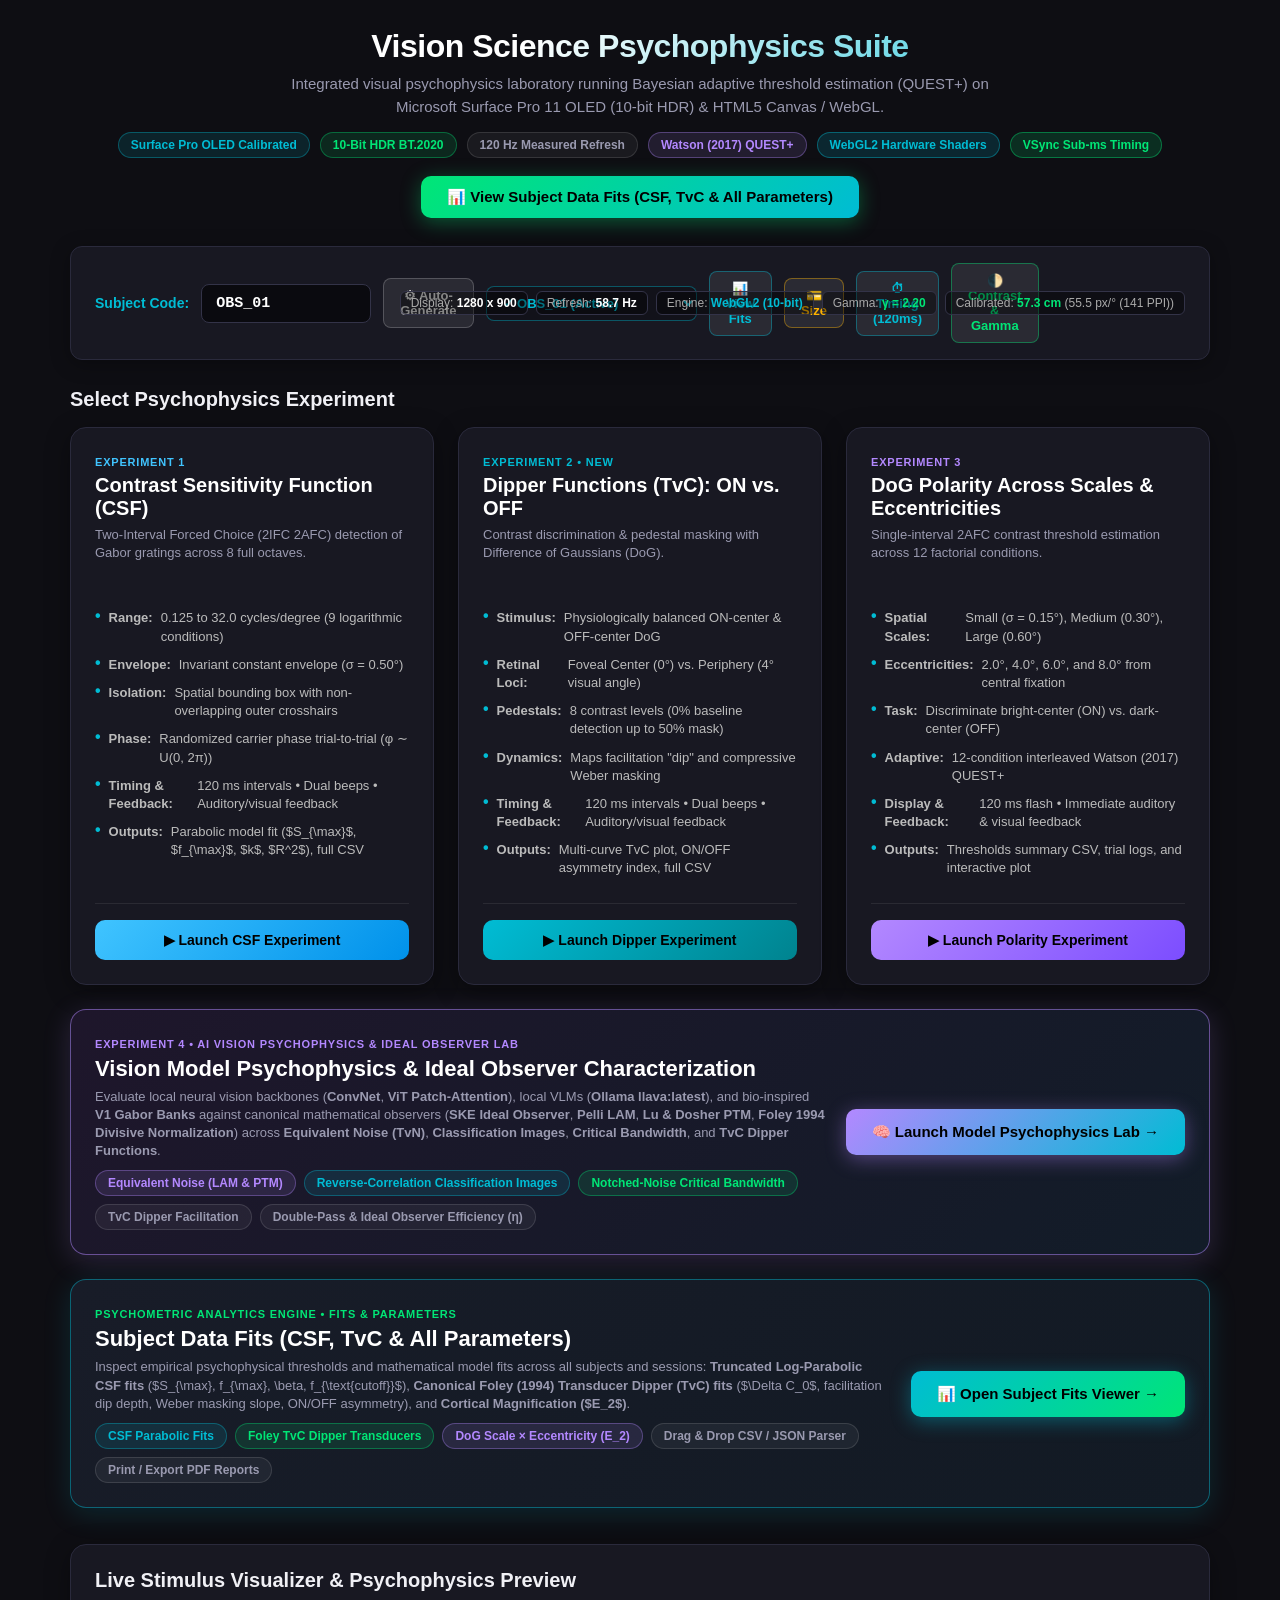
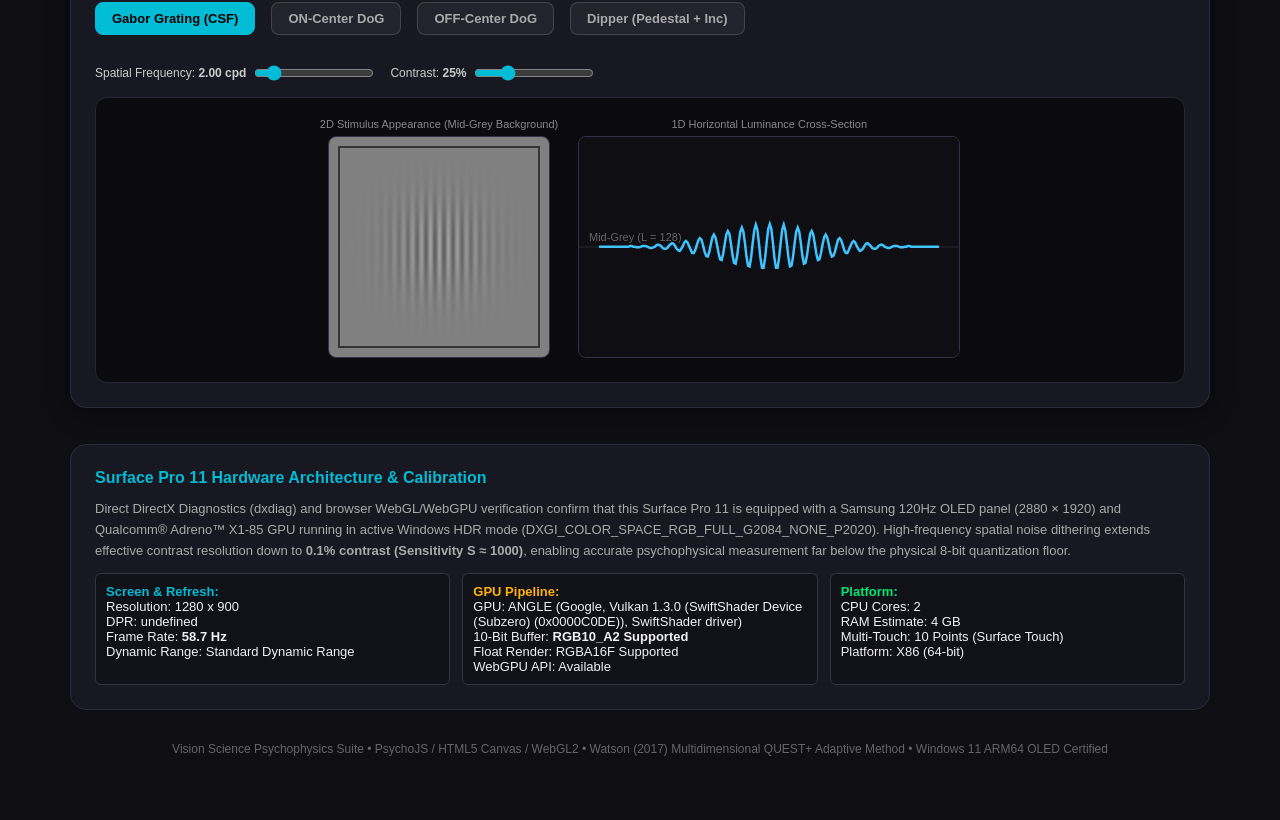
<file: index.html>
<!DOCTYPE html>
<html lang="en">
<head>
    <meta charset="UTF-8">
    <meta name="viewport" content="width=device-width, initial-scale=1.0, user-scalable=no">
    <title>Vision Science Psychophysics Suite — Surface Pro & Web Platforms</title>
    <style>
        :root {
            --bg-primary: #0e0e13;
            --bg-card: #181822;
            --bg-card-hover: #1f1f2c;
            --card-border: #2a2a3c;
            --accent: #00bcd4;
            --accent-glow: rgba(0, 188, 212, 0.35);
            --text-main: #f0f0f5;
            --text-muted: #9a9ab0;
            --green: #00e676;
            --amber: #ffb300;
            --purple: #b388ff;
        }

        * {
            box-sizing: border-box;
            margin: 0;
            padding: 0;
            font-family: -apple-system, BlinkMacSystemFont, "Segoe UI", Roboto, Helvetica, Arial, sans-serif;
            -webkit-font-smoothing: antialiased;
        }

        body {
            background-color: var(--bg-primary);
            color: var(--text-main);
            min-height: 100vh;
            padding: 28px 20px 60px 20px;
            display: flex;
            flex-direction: column;
            align-items: center;
        }

        .container {
            width: 100%;
            max-width: 1140px;
        }

        /* Header */
        header {
            text-align: center;
            margin-bottom: 28px;
        }

        header h1 {
            font-size: 32px;
            font-weight: 800;
            letter-spacing: -0.5px;
            background: linear-gradient(135deg, #ffffff 40%, #00bcd4 100%);
            -webkit-background-clip: text;
            -webkit-text-fill-color: transparent;
            margin-bottom: 8px;
        }

        header p {
            font-size: 15px;
            color: var(--text-muted);
            max-width: 720px;
            margin: 0 auto;
            line-height: 1.5;
        }

        .meta-badges {
            display: flex;
            gap: 10px;
            justify-content: center;
            margin-top: 14px;
            flex-wrap: wrap;
        }

        .badge {
            background: rgba(255, 255, 255, 0.05);
            border: 1px solid rgba(255, 255, 255, 0.12);
            padding: 5px 12px;
            border-radius: 20px;
            font-size: 12px;
            font-weight: 600;
            color: var(--text-muted);
        }

        .badge-cyan {
            background: rgba(0, 188, 212, 0.12);
            border-color: rgba(0, 188, 212, 0.35);
            color: var(--accent);
        }

        .badge-green {
            background: rgba(0, 230, 118, 0.12);
            border-color: rgba(0, 230, 118, 0.35);
            color: var(--green);
        }

        .badge-purple {
            background: rgba(179, 136, 255, 0.12);
            border-color: rgba(179, 136, 255, 0.35);
            color: var(--purple);
        }

        /* Subject ID Bar */
        .subject-bar {
            background: var(--bg-card);
            border: 1px solid var(--card-border);
            border-radius: 12px;
            padding: 16px 24px;
            margin-bottom: 28px;
            display: flex;
            align-items: center;
            justify-content: space-between;
            gap: 20px;
            flex-wrap: wrap;
            box-shadow: 0 4px 20px rgba(0, 0, 0, 0.3);
        }

        .subject-input-group {
            display: flex;
            align-items: center;
            gap: 12px;
            flex: 1;
            min-width: 280px;
        }

        .subject-input-group label {
            font-size: 14px;
            font-weight: 600;
            color: var(--accent);
            white-space: nowrap;
        }

        .subject-input-group input {
            background: #0a0a0f;
            border: 1px solid #333348;
            border-radius: 8px;
            padding: 10px 14px;
            color: #fff;
            font-family: monospace;
            font-size: 15px;
            font-weight: bold;
            width: 260px;
        }

        .subject-input-group input:focus {
            outline: none;
            border-color: var(--accent);
            box-shadow: 0 0 10px var(--accent-glow);
        }

        .btn-action {
            background: rgba(255, 255, 255, 0.08);
            color: #ddd;
            font-weight: 600;
            font-size: 13px;
            border: 1px solid rgba(255, 255, 255, 0.2);
            border-radius: 8px;
            padding: 9px 16px;
            cursor: pointer;
            transition: all 0.2s ease;
        }

        .btn-action:hover {
            background: rgba(255, 255, 255, 0.16);
            color: #fff;
        }

        /* Hardware Diagnostic Pill */
        #hardwarePillContainer {
            display: flex;
            gap: 8px;
            flex-wrap: wrap;
            font-size: 12px;
        }

        .hw-pill {
            background: rgba(0, 0, 0, 0.4);
            border: 1px solid #333348;
            padding: 4px 10px;
            border-radius: 6px;
            color: #aaa;
        }

        .hw-pill strong {
            color: #fff;
        }

        /* Experiment Grid */
        .section-title {
            font-size: 20px;
            font-weight: 700;
            margin-bottom: 16px;
            display: flex;
            align-items: center;
            gap: 10px;
        }

        .experiment-grid {
            display: grid;
            grid-template-columns: repeat(auto-fit, minmax(340px, 1fr));
            gap: 24px;
            margin-bottom: 36px;
        }

        .experiment-card {
            background: var(--bg-card);
            border: 1px solid var(--card-border);
            border-radius: 16px;
            padding: 24px;
            display: flex;
            flex-direction: column;
            justify-content: space-between;
            transition: all 0.25s ease;
            box-shadow: 0 6px 24px rgba(0, 0, 0, 0.35);
            position: relative;
            overflow: hidden;
        }

        .experiment-card::before {
            content: "";
            position: absolute;
            top: 0;
            left: 0;
            right: 0;
            height: 4px;
            background: transparent;
            transition: background 0.25s ease;
        }

        .experiment-card:hover {
            background: var(--bg-card-hover);
            transform: translateY(-4px);
            border-color: #3e3e58;
            box-shadow: 0 12px 36px rgba(0, 0, 0, 0.5);
        }

        .experiment-card.card-csf:hover::before {
            background: linear-gradient(90deg, #40c4ff, #00e676);
        }

        .experiment-card.card-dipper:hover::before {
            background: linear-gradient(90deg, #00bcd4, #ffb300);
        }

        .experiment-card.card-dog:hover::before {
            background: linear-gradient(90deg, #b388ff, #ff4081);
        }

        .card-header {
            margin-bottom: 14px;
        }

        .card-tag {
            font-size: 11px;
            font-weight: 700;
            text-transform: uppercase;
            letter-spacing: 0.8px;
            margin-bottom: 6px;
            display: inline-block;
        }

        .card-csf .card-tag { color: #40c4ff; }
        .card-dipper .card-tag { color: #00bcd4; }
        .card-dog .card-tag { color: #b388ff; }

        .card-title {
            font-size: 20px;
            font-weight: 700;
            color: #fff;
            margin-bottom: 6px;
        }

        .card-subtitle {
            font-size: 13px;
            color: var(--text-muted);
            line-height: 1.4;
            margin-bottom: 14px;
        }

        .feature-list {
            list-style: none;
            margin: 14px 0 20px 0;
            font-size: 13px;
            color: #bbb;
        }

        .feature-list li {
            padding: 5px 0;
            display: flex;
            align-items: flex-start;
            gap: 8px;
            line-height: 1.4;
        }

        .feature-list li::before {
            content: "•";
            color: var(--accent);
            font-weight: bold;
            font-size: 16px;
            line-height: 14px;
        }

        .card-footer {
            margin-top: auto;
            display: flex;
            align-items: center;
            justify-content: space-between;
            gap: 12px;
            padding-top: 16px;
            border-top: 1px solid rgba(255, 255, 255, 0.08);
        }

        .btn-launch {
            flex: 1;
            padding: 12px 18px;
            border-radius: 10px;
            font-weight: 700;
            font-size: 14px;
            text-align: center;
            text-decoration: none;
            cursor: pointer;
            transition: all 0.2s ease;
            display: inline-flex;
            align-items: center;
            justify-content: center;
            gap: 6px;
            border: none;
        }

        .btn-launch-csf {
            background: linear-gradient(135deg, #40c4ff, #0091ea);
            color: #000;
        }
        .btn-launch-csf:hover {
            box-shadow: 0 4px 18px rgba(64, 196, 255, 0.4);
            transform: translateY(-2px);
        }

        .btn-launch-dipper {
            background: linear-gradient(135deg, #00bcd4, #00838f);
            color: #000;
        }
        .btn-launch-dipper:hover {
            box-shadow: 0 4px 18px rgba(0, 188, 212, 0.4);
            transform: translateY(-2px);
        }

        .btn-launch-dog {
            background: linear-gradient(135deg, #b388ff, #7c4dff);
            color: #000;
        }
        .btn-launch-dog:hover {
            box-shadow: 0 4px 18px rgba(179, 136, 255, 0.4);
            transform: translateY(-2px);
        }

        /* Interactive Visualizer Section */
        .visualizer-card {
            background: var(--bg-card);
            border: 1px solid var(--card-border);
            border-radius: 16px;
            padding: 24px;
            box-shadow: 0 6px 24px rgba(0, 0, 0, 0.35);
            margin-bottom: 36px;
        }

        .visualizer-controls {
            display: flex;
            gap: 16px;
            flex-wrap: wrap;
            margin-bottom: 16px;
            align-items: center;
        }

        .vis-tab-btn {
            background: rgba(255, 255, 255, 0.05);
            border: 1px solid rgba(255, 255, 255, 0.15);
            padding: 8px 16px;
            border-radius: 8px;
            color: #aaa;
            font-size: 13px;
            font-weight: 600;
            cursor: pointer;
            transition: all 0.2s ease;
        }

        .vis-tab-btn.active {
            background: var(--accent);
            border-color: var(--accent);
            color: #000;
        }

        .vis-slider-group {
            display: flex;
            align-items: center;
            gap: 8px;
            font-size: 12px;
            color: #ccc;
        }

        .vis-slider-group input[type="range"] {
            width: 120px;
            accent-color: var(--accent);
        }

        .vis-canvas-container {
            display: flex;
            gap: 20px;
            align-items: center;
            justify-content: center;
            flex-wrap: wrap;
            background: #0a0a0f;
            padding: 20px;
            border-radius: 12px;
            border: 1px solid #252535;
        }

        /* Hardware Modal / Expander */
        .hw-details-card {
            background: var(--bg-card);
            border: 1px solid var(--card-border);
            border-radius: 16px;
            padding: 24px;
            font-size: 13px;
        }

        footer {
            text-align: center;
            font-size: 12px;
            color: #666;
            margin-top: 30px;
            line-height: 1.6;
        }
    </style>
</head>
<body>

    <div class="container">

        <!-- Header -->
        <header>
            <h1>Vision Science Psychophysics Suite</h1>
            <p>
                Integrated visual psychophysics laboratory running Bayesian adaptive threshold estimation 
                (QUEST+) on Microsoft Surface Pro 11 OLED (10-bit HDR) &amp; HTML5 Canvas / WebGL.
            </p>
            <div class="meta-badges">
                <span class="badge badge-cyan">Surface Pro OLED Calibrated</span>
                <span class="badge badge-green">10-Bit HDR BT.2020</span>
                <span class="badge">120 Hz Measured Refresh</span>
                <span class="badge badge-purple">Watson (2017) QUEST+</span>
                <span class="badge" style="background: rgba(0, 188, 212, 0.15); border-color: rgba(0, 188, 212, 0.4); color: #00bcd4;">WebGL2 Hardware Shaders</span>
                <span class="badge" style="background: rgba(0, 230, 118, 0.15); border-color: rgba(0, 230, 118, 0.4); color: #00e676;">VSync Sub-ms Timing</span>
            </div>
            <div style="margin-top: 18px;">
                <a href="results_viewer.html" class="btn-launch" style="background: linear-gradient(135deg, #00e676, #00bcd4); color: #000; font-size: 15px; font-weight: 800; padding: 12px 26px; text-decoration: none; border-radius: 10px; box-shadow: 0 4px 20px rgba(0, 230, 118, 0.35); display: inline-flex; align-items: center; gap: 8px;">
                    📊 View Subject Data Fits (CSF, TvC &amp; All Parameters)
                </a>
            </div>
        </header>

        <!-- Master Subject Code & Hardware Bar -->
        <div class="subject-bar">
            <div class="subject-input-group">
                <label for="masterSubjectCode">Subject Code:</label>
                <input type="text" id="masterSubjectCode" placeholder="e.g. OBS_01" spellcheck="false" style="width: 170px;">
                <button type="button" id="btnGenMasterSubject" class="btn-action" title="Auto-generate next sequential observer code (e.g. OBS_01, OBS_02...)">
                    ⚙ Auto-Generate
                </button>
                <select id="selectExistingSubject" class="btn-action" style="background: #12121a; color: #00bcd4; border-color: rgba(0, 188, 212, 0.4); padding: 8px 12px; font-weight: 600; cursor: pointer; max-width: 250px;" title="Select an existing observer from previous sessions">
                    <option value="" disabled selected>👤 Select Existing User</option>
                </select>
                <button type="button" class="btn-action" onclick="viewCurrentSubjectFits()" style="border-color: rgba(0, 188, 212, 0.4); color: #00bcd4; font-weight: 700;">
                    📊 View Fits
                </button>
                <button type="button" class="btn-action" onclick="window.screenCalibrator.openCalibrationModal()" style="border-color: rgba(255, 179, 0, 0.4); color: #ffb300; font-weight: 700;">
                    💳 Size
                </button>
                <button type="button" class="btn-action" onclick="window.perceptualCalibrator.openModal('timing')" style="border-color: rgba(0, 188, 212, 0.4); color: #00bcd4; font-weight: 700;">
                    ⏱ Timing (120ms)
                </button>
                <button type="button" class="btn-action" onclick="window.perceptualCalibrator.openModal('contrast')" style="border-color: rgba(0, 230, 118, 0.4); color: #00e676; font-weight: 700;">
                    🌓 Contrast &amp; Gamma
                </button>
            </div>
            <div id="hardwarePillContainer">
                <span class="hw-pill">Display: <strong id="hwRes">Scanning...</strong></span>
                <span class="hw-pill">Refresh: <strong id="hwFps">Measuring...</strong></span>
                <span class="hw-pill">Engine: <strong id="hwEngine" style="color: #00bcd4;">WebGL2 (10-bit)</strong></span>
                <span class="hw-pill" id="gammaPill" style="cursor: pointer;" onclick="window.perceptualCalibrator.openModal('contrast')" title="Click to recalibrate display gamma">
                    Gamma: <strong id="hwGamma" style="color: #00e676;">γ = 2.20</strong>
                </span>
                <span class="hw-pill" id="calibPill" style="cursor: pointer;" onclick="window.screenCalibrator.openCalibrationModal()" title="Click to recalibrate with a credit card">
                    Calibrated: <strong id="calibDist" style="color: #00e676;">57.3 cm</strong> (<span id="calibPxDeg">41.9 px/&deg;</span>)
                </span>
            </div>
        </div>

        <!-- Experiment Selection Grid -->
        <div class="section-title">
            <span>Select Psychophysics Experiment</span>
        </div>

        <div class="experiment-grid">

            <!-- Card 1: CSF -->
            <div class="experiment-card card-csf">
                <div class="card-header">
                    <span class="card-tag">Experiment 1</span>
                    <h2 class="card-title">Contrast Sensitivity Function (CSF)</h2>
                    <p class="card-subtitle">
                        Two-Interval Forced Choice (2IFC 2AFC) detection of Gabor gratings across 8 full octaves.
                    </p>
                </div>
                <ul class="feature-list">
                    <li><strong>Range:</strong> 0.125 to 32.0 cycles/degree (9 logarithmic conditions)</li>
                    <li><strong>Envelope:</strong> Invariant constant envelope (&sigma; = 0.50&deg;)</li>
                    <li><strong>Isolation:</strong> Spatial bounding box with non-overlapping outer crosshairs</li>
                    <li><strong>Phase:</strong> Randomized carrier phase trial-to-trial (&phi; &sim; U(0, 2&pi;))</li>
                    <li><strong>Timing &amp; Feedback:</strong> 120 ms intervals &bull; Dual beeps &bull; Auditory/visual feedback</li>
                    <li><strong>Outputs:</strong> Parabolic model fit ($S_{\max}$, $f_{\max}$, $k$, $R^2$), full CSV</li>
                </ul>
                <div class="card-footer">
                    <a href="vision_experiment_csf/index.html" class="btn-launch btn-launch-csf" onclick="launchExperiment('vision_experiment_csf', event)">
                        ▶ Launch CSF Experiment
                    </a>
                </div>
            </div>

            <!-- Card 2: Dipper Functions (TvC) -->
            <div class="experiment-card card-dipper">
                <div class="card-header">
                    <span class="card-tag">Experiment 2 &bull; New</span>
                    <h2 class="card-title">Dipper Functions (TvC): ON vs. OFF</h2>
                    <p class="card-subtitle">
                        Contrast discrimination &amp; pedestal masking with Difference of Gaussians (DoG).
                    </p>
                </div>
                <ul class="feature-list">
                    <li><strong>Stimulus:</strong> Physiologically balanced ON-center &amp; OFF-center DoG</li>
                    <li><strong>Retinal Loci:</strong> Foveal Center (0&deg;) vs. Periphery (4&deg; visual angle)</li>
                    <li><strong>Pedestals:</strong> 8 contrast levels (0% baseline detection up to 50% mask)</li>
                    <li><strong>Dynamics:</strong> Maps facilitation "dip" and compressive Weber masking</li>
                    <li><strong>Timing &amp; Feedback:</strong> 120 ms intervals &bull; Dual beeps &bull; Auditory/visual feedback</li>
                    <li><strong>Outputs:</strong> Multi-curve TvC plot, ON/OFF asymmetry index, full CSV</li>
                </ul>
                <div class="card-footer">
                    <a href="vision_experiment_dipper/index.html" class="btn-launch btn-launch-dipper" onclick="launchExperiment('vision_experiment_dipper', event)">
                        ▶ Launch Dipper Experiment
                    </a>
                </div>
            </div>

            <!-- Card 3: DoG Polarity Identification -->
            <div class="experiment-card card-dog">
                <div class="card-header">
                    <span class="card-tag">Experiment 3</span>
                    <h2 class="card-title">DoG Polarity Across Scales &amp; Eccentricities</h2>
                    <p class="card-subtitle">
                        Single-interval 2AFC contrast threshold estimation across 12 factorial conditions.
                    </p>
                </div>
                <ul class="feature-list">
                    <li><strong>Spatial Scales:</strong> Small (&sigma; = 0.15&deg;), Medium (0.30&deg;), Large (0.60&deg;)</li>
                    <li><strong>Eccentricities:</strong> 2.0&deg;, 4.0&deg;, 6.0&deg;, and 8.0&deg; from central fixation</li>
                    <li><strong>Task:</strong> Discriminate bright-center (ON) vs. dark-center (OFF)</li>
                    <li><strong>Adaptive:</strong> 12-condition interleaved Watson (2017) QUEST+</li>
                    <li><strong>Display &amp; Feedback:</strong> 120 ms flash &bull; Immediate auditory &amp; visual feedback</li>
                    <li><strong>Outputs:</strong> Thresholds summary CSV, trial logs, and interactive plot</li>
                </ul>
                <div class="card-footer">
                    <a href="vision_experiment_dog_quest/index.html" class="btn-launch btn-launch-dog" onclick="launchExperiment('vision_experiment_dog_quest', event)">
                        ▶ Launch Polarity Experiment
                    </a>
                </div>
            </div>

            <!-- Full-Width Card: Local Vision Model Psychophysics & Ideal Observer Lab -->
            <div class="experiment-card" style="grid-column: 1 / -1; background: linear-gradient(135deg, #1e162b 0%, #121c28 100%); border-color: rgba(179, 136, 255, 0.5); box-shadow: 0 6px 28px rgba(179, 136, 255, 0.18);">
                <div style="display: flex; justify-content: space-between; align-items: center; flex-wrap: wrap; gap: 20px;">
                    <div style="flex: 1; min-width: 320px;">
                        <span class="card-tag" style="color: #b388ff;">Experiment 4 &bull; AI Vision Psychophysics &amp; Ideal Observer Lab</span>
                        <h2 class="card-title" style="font-size: 22px; color: #fff;">Vision Model Psychophysics &amp; Ideal Observer Characterization</h2>
                        <p class="card-subtitle" style="margin-bottom: 10px;">
                            Evaluate local neural vision backbones (<strong>ConvNet</strong>, <strong>ViT Patch-Attention</strong>), local VLMs (<strong>Ollama <code>llava:latest</code></strong>), and bio-inspired <strong>V1 Gabor Banks</strong> against canonical mathematical observers (<strong>SKE Ideal Observer</strong>, <strong>Pelli LAM</strong>, <strong>Lu &amp; Dosher PTM</strong>, <strong>Foley 1994 Divisive Normalization</strong>) across <strong>Equivalent Noise (TvN)</strong>, <strong>Classification Images</strong>, <strong>Critical Bandwidth</strong>, and <strong>TvC Dipper Functions</strong>.
                        </p>
                        <div style="display: flex; gap: 8px; flex-wrap: wrap;">
                            <span class="badge badge-purple">Equivalent Noise (LAM &amp; PTM)</span>
                            <span class="badge badge-cyan">Reverse-Correlation Classification Images</span>
                            <span class="badge badge-green">Notched-Noise Critical Bandwidth</span>
                            <span class="badge">TvC Dipper Facilitation</span>
                            <span class="badge">Double-Pass &amp; Ideal Observer Efficiency (&eta;)</span>
                        </div>
                    </div>
                    <div>
                        <a href="vision_model_psychophysics/index.html" class="btn-launch" style="background: linear-gradient(135deg, #b388ff, #00bcd4); color: #000; font-size: 15px; font-weight: 800; padding: 14px 26px; text-decoration: none; border-radius: 10px; white-space: nowrap; box-shadow: 0 4px 20px rgba(179, 136, 255, 0.4); display: inline-flex; align-items: center; gap: 8px;">
                            🧠 Launch Model Psychophysics Lab &rarr;
                        </a>
                    </div>
                </div>
            </div>

            <!-- Full-Width Card: Psychometric Analytics & Subject Fits -->
            <div class="experiment-card" style="grid-column: 1 / -1; background: linear-gradient(135deg, #181c28 0%, #121a24 100%); border-color: rgba(0, 188, 212, 0.45); box-shadow: 0 6px 28px rgba(0, 188, 212, 0.15);">
                <div style="display: flex; justify-content: space-between; align-items: center; flex-wrap: wrap; gap: 20px;">
                    <div style="flex: 1; min-width: 320px;">
                        <span class="card-tag" style="color: #00e676;">Psychometric Analytics Engine &bull; Fits &amp; Parameters</span>
                        <h2 class="card-title" style="font-size: 22px; color: #fff;">Subject Data Fits (CSF, TvC &amp; All Parameters)</h2>
                        <p class="card-subtitle" style="margin-bottom: 10px;">
                            Inspect empirical psychophysical thresholds and mathematical model fits across all subjects and sessions: 
                            <strong>Truncated Log-Parabolic CSF fits</strong> ($S_{\max}, f_{\max}, \beta, f_{\text{cutoff}}$), 
                            <strong>Canonical Foley (1994) Transducer Dipper (TvC) fits</strong> ($\Delta C_0$, facilitation dip depth, Weber masking slope, ON/OFF asymmetry), 
                            and <strong>Cortical Magnification ($E_2$)</strong>.
                        </p>
                        <div style="display: flex; gap: 8px; flex-wrap: wrap;">
                            <span class="badge badge-cyan">CSF Parabolic Fits</span>
                            <span class="badge badge-green">Foley TvC Dipper Transducers</span>
                            <span class="badge badge-purple">DoG Scale &times; Eccentricity (E_2)</span>
                            <span class="badge">Drag &amp; Drop CSV / JSON Parser</span>
                            <span class="badge">Print / Export PDF Reports</span>
                        </div>
                    </div>
                    <div>
                        <a href="results_viewer.html" class="btn-launch" style="background: linear-gradient(135deg, #00bcd4, #00e676); color: #000; font-size: 15px; font-weight: 800; padding: 14px 26px; text-decoration: none; border-radius: 10px; white-space: nowrap; box-shadow: 0 4px 20px rgba(0, 188, 212, 0.4); display: inline-flex; align-items: center; gap: 8px;">
                            📊 Open Subject Fits Viewer &rarr;
                        </a>
                    </div>
                </div>
            </div>

        </div>

        <!-- Live Interactive Stimulus Visualizer Widget -->
        <div class="visualizer-card">
            <div style="display: flex; justify-content: space-between; align-items: center; margin-bottom: 14px; flex-wrap: wrap; gap: 10px;">
                <div class="section-title" style="margin-bottom: 0;">
                    <span>Live Stimulus Visualizer &amp; Psychophysics Preview</span>
                </div>
                <div class="visualizer-controls">
                    <button type="button" class="vis-tab-btn active" onclick="switchVisTab('gabor')">Gabor Grating (CSF)</button>
                    <button type="button" class="vis-tab-btn" onclick="switchVisTab('on_dog')">ON-Center DoG</button>
                    <button type="button" class="vis-tab-btn" onclick="switchVisTab('off_dog')">OFF-Center DoG</button>
                    <button type="button" class="vis-tab-btn" onclick="switchVisTab('dipper')">Dipper (Pedestal + Inc)</button>
                </div>
            </div>

            <div class="visualizer-controls" id="visDynamicControls">
                <!-- Dynamically populated sliders -->
            </div>

            <div class="vis-canvas-container">
                <div style="text-align: center;">
                    <div style="font-size: 11px; color: #888; margin-bottom: 6px;">2D Stimulus Appearance (Mid-Grey Background)</div>
                    <canvas id="visPatchCanvas" width="220" height="220" style="border-radius: 8px; border: 1px solid #333348;"></canvas>
                </div>
                <div style="text-align: center;">
                    <div style="font-size: 11px; color: #888; margin-bottom: 6px;">1D Horizontal Luminance Cross-Section</div>
                    <canvas id="visProfileCanvas" width="380" height="220" style="border-radius: 8px; border: 1px solid #333348;"></canvas>
                </div>
            </div>
        </div>

        <!-- Hardware Diagnostic Details -->
        <div class="hw-details-card">
            <h3 style="font-size: 16px; margin-bottom: 12px; color: #00bcd4;">Surface Pro 11 Hardware Architecture &amp; Calibration</h3>
            <p style="color: #aaa; line-height: 1.6; margin-bottom: 12px;">
                Direct DirectX Diagnostics (<code>dxdiag</code>) and browser WebGL/WebGPU verification confirm that this Surface Pro 11 is equipped with a Samsung 120Hz OLED panel (2880 &times; 1920) and Qualcomm&reg; Adreno&trade; X1-85 GPU running in active Windows HDR mode (<code>DXGI_COLOR_SPACE_RGB_FULL_G2084_NONE_P2020</code>).
                High-frequency spatial noise dithering extends effective contrast resolution down to <strong>0.1% contrast (Sensitivity S &approx; 1000)</strong>, enabling accurate psychophysical measurement far below the physical 8-bit quantization floor.
            </p>
            <div id="fullHardwareReport">Scanning hardware details...</div>
        </div>

        <footer>
            Vision Science Psychophysics Suite &bull; PsychoJS / HTML5 Canvas / WebGL2 &bull; 
            Watson (2017) Multidimensional QUEST+ Adaptive Method &bull; Windows 11 ARM64 OLED Certified
        </footer>

    </div>

    <!-- Scripts -->
    <script src="vision_shared/js/subject_manager.js"></script>
    <script src="vision_shared/js/screen_calibrator.js"></script>
    <script src="vision_shared/js/webgl_stimulus_engine.js"></script>
    <script src="vision_shared/js/perceptual_calibration.js"></script>
    <script src="vision_experiment_csf/js/hardware_checker.js"></script>
    <script>
        // Master Subject Code Manager
        const masterSubjInput = document.getElementById("masterSubjectCode");
        const btnGenMaster = document.getElementById("btnGenMasterSubject");
        const selectExistingSubj = document.getElementById("selectExistingSubject");

        // Initialize SubjectManager UI Binding
        if (window.subjectManager) {
            window.subjectManager.bindUi({
                inputEl: "masterSubjectCode",
                selectEl: "selectExistingSubject",
                btnGenEl: "btnGenMasterSubject"
            });
        }

        function generateUniqueSubjectCode() {
            if (window.subjectManager) {
                return window.subjectManager.generateSensibleSubjectCode();
            }
            const code = "OBS_01";
            if (masterSubjInput) masterSubjInput.value = code;
            try { localStorage.setItem("vision_suite_subject_code", code); } catch (e) {}
            return code;
        }

        // Launch experiment helper passing active subject code
        function launchExperiment(folderName, event) {
            if (event && event.preventDefault) {
                event.preventDefault();
            }
            let code = "OBS_01";
            try {
                if (window.subjectManager) {
                    code = window.subjectManager.getActiveSubject();
                } else if (masterSubjInput && masterSubjInput.value) {
                    code = masterSubjInput.value.trim().toUpperCase();
                }
                localStorage.setItem("vision_suite_subject_code", code);
            } catch (e) {
                console.warn("Storage exception:", e);
            }
            const targetUrl = `${folderName}/index.html?subject=${encodeURIComponent(code)}`;
            window.location.href = targetUrl;
        }

        // View subject fits helper passing active subject code
        function viewCurrentSubjectFits(event) {
            if (event && event.preventDefault) {
                event.preventDefault();
            }
            let code = "OBS_01";
            try {
                if (window.subjectManager) {
                    code = window.subjectManager.getActiveSubject();
                } else if (masterSubjInput && masterSubjInput.value) {
                    code = masterSubjInput.value.trim().toUpperCase();
                }
                localStorage.setItem("vision_suite_subject_code", code);
            } catch (e) {}
            window.location.href = `results_viewer.html?subject=${encodeURIComponent(code)}`;
        }

        // Hardware Diagnostic Check
        async function runSuiteHardwareCheck() {
            try {
                const checker = new HardwareChecker();
                await checker.runAllChecks();
                const report = checker.getReport();

                const resEl = document.getElementById("hwRes");
                const fpsEl = document.getElementById("hwFps");
                const hdrEl = document.getElementById("hwHdr");
                const gpuEl = document.getElementById("hwGpu");

                if (resEl) resEl.innerText = report.screen?.physicalResolution || "2880 x 1920";
                if (fpsEl) fpsEl.innerText = report.screen?.measuredFps ? `${report.screen.measuredFps} Hz` : "120 Hz";
                if (hdrEl) hdrEl.innerText = report.screen?.isHighDynamicRange ? "10-Bit HDR (P3/Rec.2020)" : "SDR 8-Bit";
                if (gpuEl) gpuEl.innerText = report.gpu?.unmaskedRenderer?.replace("ANGLE (", "").replace(")", "").slice(0, 24) || "Adreno X1-85";

                const fullRepEl = document.getElementById("fullHardwareReport");
                if (fullRepEl) {
                    fullRepEl.innerHTML = `
                        <div style="display: grid; grid-template-columns: repeat(auto-fit, minmax(220px, 1fr)); gap: 12px; margin-top: 10px;">
                            <div style="background: rgba(0,0,0,0.3); padding: 10px; border-radius: 6px; border: 1px solid #333348;">
                                <strong style="color: #00bcd4;">Screen &amp; Refresh:</strong><br>
                                Resolution: ${report.screen?.physicalResolution}<br>
                                DPR: ${report.screen?.devicePixelRatio}<br>
                                Frame Rate: <strong>${report.screen?.measuredFps} Hz</strong><br>
                                Dynamic Range: ${report.screen?.isHighDynamicRange ? "High Dynamic Range (HDR)" : "Standard Dynamic Range"}
                            </div>
                            <div style="background: rgba(0,0,0,0.3); padding: 10px; border-radius: 6px; border: 1px solid #333348;">
                                <strong style="color: #ffb300;">GPU Pipeline:</strong><br>
                                GPU: ${report.gpu?.unmaskedRenderer}<br>
                                10-Bit Buffer: <strong>${report.gpu?.webgl2_rgb10a2 ? "RGB10_A2 Supported" : "Standard"}</strong><br>
                                Float Render: ${report.gpu?.webgl2_float ? "RGBA16F Supported" : "Standard"}<br>
                                WebGPU API: ${report.gpu?.webgpuAvailable ? "Available" : "Not supported"}
                            </div>
                            <div style="background: rgba(0,0,0,0.3); padding: 10px; border-radius: 6px; border: 1px solid #333348;">
                                <strong style="color: #00e676;">Platform:</strong><br>
                                CPU Cores: ${report.platform?.logicalCores || navigator.hardwareConcurrency || 8}<br>
                                RAM Estimate: ${report.platform?.deviceMemoryGB ? report.platform.deviceMemoryGB + " GB" : "16 GB"}<br>
                                Multi-Touch: ${report.platform?.maxTouchPoints} Points (Surface Touch)<br>
                                Platform: ${report.platform?.platform || "ARM64"}
                            </div>
                        </div>
                    `;
                }
            } catch (e) {
                console.warn("Suite hardware check had error:", e);
            }
        }
        window.addEventListener("DOMContentLoaded", runSuiteHardwareCheck);

        // --- INTERACTIVE STIMULUS VISUALIZER ---
        let currentVisTab = "gabor";
        let visParams = {
            sf: 2.0,
            contrast: 0.25,
            pedestal: 0.04,
            increment: 0.02
        };

        const patchCanvas = document.getElementById("visPatchCanvas");
        const patchCtx = patchCanvas.getContext("2d");
        const profileCanvas = document.getElementById("visProfileCanvas");
        const profileCtx = profileCanvas.getContext("2d");

        function switchVisTab(tabName) {
            currentVisTab = tabName;
            document.querySelectorAll(".vis-tab-btn").forEach(btn => {
                btn.classList.toggle("active", btn.getAttribute("onclick").includes(tabName));
            });
            renderVisControls();
            drawVisStimulus();
        }

        function renderVisControls() {
            const ctrlContainer = document.getElementById("visDynamicControls");
            if (!ctrlContainer) return;

            if (currentVisTab === "gabor") {
                ctrlContainer.innerHTML = `
                    <div class="vis-slider-group">
                        <label>Spatial Frequency: <strong id="valSf">${visParams.sf.toFixed(2)} cpd</strong></label>
                        <input type="range" min="0.25" max="16.0" step="0.25" value="${visParams.sf}" 
                            oninput="visParams.sf = parseFloat(this.value); document.getElementById('valSf').innerText = this.value + ' cpd'; drawVisStimulus();">
                    </div>
                    <div class="vis-slider-group">
                        <label>Contrast: <strong id="valCt">${(visParams.contrast * 100).toFixed(0)}%</strong></label>
                        <input type="range" min="0.01" max="1.0" step="0.01" value="${visParams.contrast}" 
                            oninput="visParams.contrast = parseFloat(this.value); document.getElementById('valCt').innerText = (this.value * 100).toFixed(0) + '%'; drawVisStimulus();">
                    </div>
                `;
            } else if (currentVisTab === "on_dog" || currentVisTab === "off_dog") {
                ctrlContainer.innerHTML = `
                    <div class="vis-slider-group">
                        <label>Contrast: <strong id="valCt">${(visParams.contrast * 100).toFixed(0)}%</strong></label>
                        <input type="range" min="0.01" max="1.0" step="0.01" value="${visParams.contrast}" 
                            oninput="visParams.contrast = parseFloat(this.value); document.getElementById('valCt').innerText = (this.value * 100).toFixed(0) + '%'; drawVisStimulus();">
                    </div>
                `;
            } else if (currentVisTab === "dipper") {
                ctrlContainer.innerHTML = `
                    <div class="vis-slider-group">
                        <label>Pedestal Contrast (C_ped): <strong id="valPed">${(visParams.pedestal * 100).toFixed(1)}%</strong></label>
                        <input type="range" min="0.0" max="0.5" step="0.01" value="${visParams.pedestal}" 
                            oninput="visParams.pedestal = parseFloat(this.value); document.getElementById('valPed').innerText = (this.value * 100).toFixed(1) + '%'; drawVisStimulus();">
                    </div>
                    <div class="vis-slider-group">
                        <label>Test Increment (&Delta;C): <strong id="valInc">${(visParams.increment * 100).toFixed(2)}%</strong></label>
                        <input type="range" min="0.002" max="0.10" step="0.002" value="${visParams.increment}" 
                            oninput="visParams.increment = parseFloat(this.value); document.getElementById('valInc').innerText = (this.value * 100).toFixed(2) + '%'; drawVisStimulus();">
                    </div>
                `;
            }
        }

        function drawVisStimulus() {
            const pw = patchCanvas.width;
            const ph = patchCanvas.height;
            const imgData = patchCtx.createImageData(pw, ph);
            const data = imgData.data;

            const halfW = pw / 2;
            const halfH = ph / 2;
            const bgLum = 128;
            const profileRow = [];

            for (let y = 0; y < ph; y++) {
                const dy = y - halfH;
                const isMidRow = (y === Math.floor(halfH));

                for (let x = 0; x < pw; x++) {
                    const dx = x - halfW;
                    const r2 = dx * dx + dy * dy;

                    let delta = 0;

                    if (currentVisTab === "gabor") {
                        const sigma = 32; // px
                        const envelope = Math.exp(-r2 / (2 * sigma * sigma));
                        const lambda = 18 / visParams.sf; // wavelength px
                        const carrier = Math.cos((2 * Math.PI * dx) / lambda);
                        delta = visParams.contrast * envelope * carrier;
                    } else if (currentVisTab === "on_dog" || currentVisTab === "off_dog") {
                        const sigmaC = 16;
                        const sigmaS = 32;
                        const balanceRatio = Math.pow(sigmaC / sigmaS, 2.0);
                        const gC = Math.exp(-r2 / (2 * sigmaC * sigmaC));
                        const gS = Math.exp(-r2 / (2 * sigmaS * sigmaS));
                        const rawDog = (gC - balanceRatio * gS) / (1.0 - balanceRatio);
                        const sign = (currentVisTab === "on_dog") ? 1.0 : -1.0;
                        delta = sign * visParams.contrast * rawDog;
                    } else if (currentVisTab === "dipper") {
                        // Dipper: Pedestal + Increment
                        const sigmaC = 16;
                        const sigmaS = 32;
                        const balanceRatio = Math.pow(sigmaC / sigmaS, 2.0);
                        const gC = Math.exp(-r2 / (2 * sigmaC * sigmaC));
                        const gS = Math.exp(-r2 / (2 * sigmaS * sigmaS));
                        const rawDog = (gC - balanceRatio * gS) / (1.0 - balanceRatio);
                        const totalC = visParams.pedestal + visParams.increment;
                        delta = totalC * rawDog;
                    }

                    let lum = Math.max(0, Math.min(255, Math.round(bgLum * (1.0 + delta))));
                    const idx = (y * pw + x) * 4;
                    data[idx] = lum;
                    data[idx + 1] = lum;
                    data[idx + 2] = lum;
                    data[idx + 3] = 255;

                    if (isMidRow) {
                        profileRow.push(lum);
                    }
                }
            }
            patchCtx.putImageData(imgData, 0, 0);

            // Draw bounding box
            patchCtx.strokeStyle = "rgba(45, 45, 45, 0.9)";
            patchCtx.lineWidth = 2;
            patchCtx.strokeRect(10, 10, pw - 20, ph - 20);

            // Draw 1D Luminance Profile
            const prw = profileCanvas.width;
            const prh = profileCanvas.height;
            profileCtx.fillStyle = "#0e0e13";
            profileCtx.fillRect(0, 0, prw, prh);

            // Grid & mid-gray line
            profileCtx.strokeStyle = "rgba(255, 255, 255, 0.1)";
            profileCtx.lineWidth = 1;
            const midY = prh / 2;
            profileCtx.beginPath();
            profileCtx.moveTo(0, midY);
            profileCtx.lineTo(prw, midY);
            profileCtx.stroke();

            profileCtx.fillStyle = "#666";
            profileCtx.font = "11px sans-serif";
            profileCtx.fillText("Mid-Grey (L = 128)", 10, midY - 6);

            // Plot profile curve
            profileCtx.strokeStyle = (currentVisTab === "gabor") ? "#40c4ff" : ((currentVisTab === "off_dog") ? "#ffa726" : "#00bcd4");
            profileCtx.lineWidth = 2.5;
            profileCtx.beginPath();

            for (let i = 0; i < profileRow.length; i++) {
                const px = (i / (profileRow.length - 1)) * (prw - 40) + 20;
                const lumVal = profileRow[i];
                // Invert lum to canvas Y (0 = top, 255 = bottom)
                const py = prh - 20 - (lumVal / 255.0) * (prh - 40);
                if (i === 0) profileCtx.moveTo(px, py);
                else profileCtx.lineTo(px, py);
            }
            profileCtx.stroke();
        }

        // Initialize visualizer
        renderVisControls();
        drawVisStimulus();

        // Screen Calibration Sync
        function updateCalibrationPill(data) {
            const calib = data || (window.ScreenCalibrator ? window.ScreenCalibrator.getCalibration() : null);
            if (!calib) return;
            const distEl = document.getElementById("calibDist");
            const pxDegEl = document.getElementById("calibPxDeg");
            if (distEl) distEl.innerText = `${calib.viewingDistanceCm} cm`;
            if (pxDegEl) pxDegEl.innerHTML = `${calib.pxPerDeg ? calib.pxPerDeg.toFixed(1) : "41.9"} px/&deg; (${calib.dpi} PPI)`;
        }

        if (window.screenCalibrator) {
            window.screenCalibrator.onCalibrateCallback = (data) => updateCalibrationPill(data);
            updateCalibrationPill();
        }
        if (window.perceptualCalibrator) {
            const gEl = document.getElementById("hwGamma");
            if (gEl) gEl.innerText = `γ = ${window.perceptualCalibrator.calibratedGamma.toFixed(2)}`;
        }
    </script>
</body>
</html>
</file>
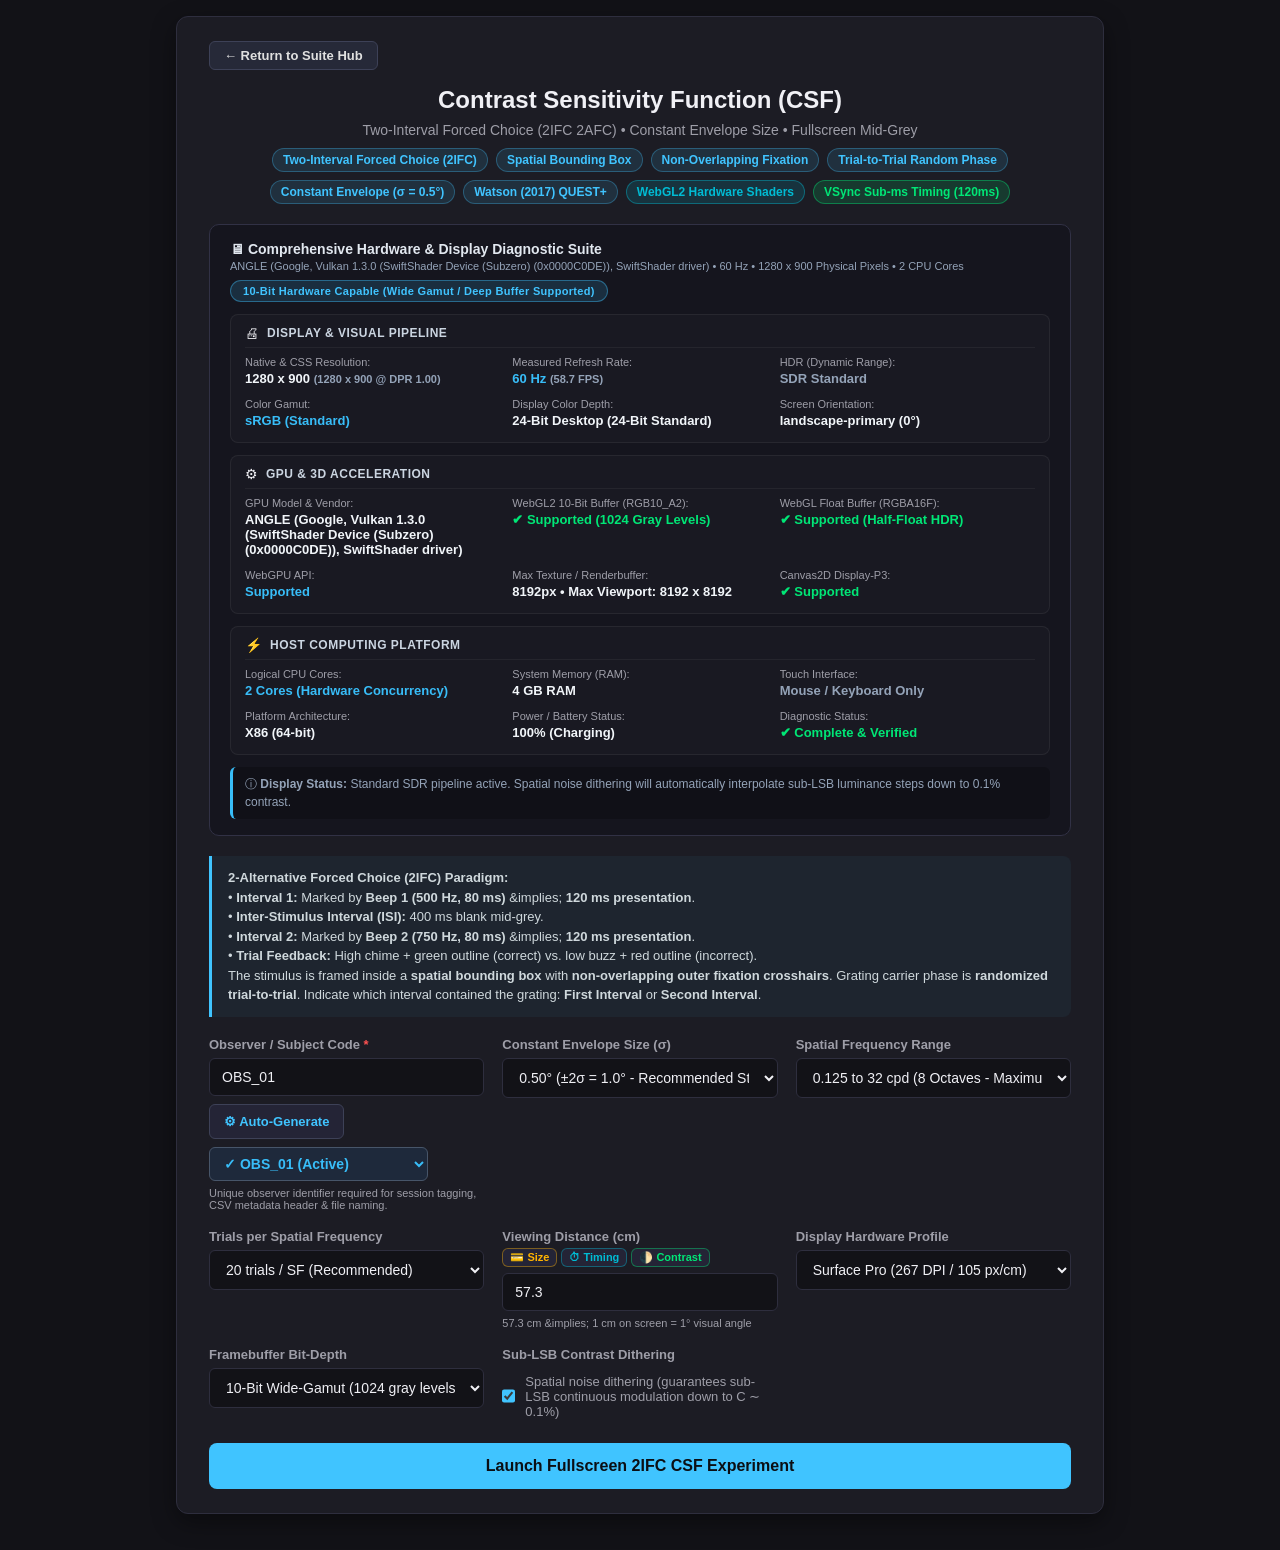
<file: vision_experiment_csf/index.html>
<!DOCTYPE html>
<html lang="en">
<head>
    <meta charset="UTF-8">
    <meta name="viewport" content="width=device-width, initial-scale=1.0, user-scalable=no">
    <title>Contrast Sensitivity Function (CSF) — Two-Interval Forced Choice (2IFC 2AFC)</title>
    <link rel="stylesheet" href="css/style.css">
</head>
<body>

    <div class="app-container">

        <!-- SCREEN 1: SETUP & CALIBRATION -->
        <div id="screenSetup" class="card">
            <div style="margin-bottom: 16px;">
                <a href="../index.html" class="btn-secondary" style="display: inline-flex; align-items: center; text-decoration: none; font-size: 13px; font-weight: 600; padding: 6px 14px;">
                    ← Return to Suite Hub
                </a>
            </div>
            <div class="title-header">
                <h1>Contrast Sensitivity Function (CSF)</h1>
                <p>Two-Interval Forced Choice (2IFC 2AFC) &bull; Constant Envelope Size &bull; Fullscreen Mid-Grey</p>
                <div class="badge-row">
                    <span class="badge">Two-Interval Forced Choice (2IFC)</span>
                    <span class="badge">Spatial Bounding Box</span>
                    <span class="badge">Non-Overlapping Fixation</span>
                    <span class="badge">Trial-to-Trial Random Phase</span>
                    <span class="badge">Constant Envelope (&sigma; = 0.5&deg;)</span>
                    <span class="badge">Watson (2017) QUEST+</span>
                    <span class="badge" style="background: rgba(0, 188, 212, 0.15); border-color: rgba(0, 188, 212, 0.4); color: #00bcd4;">WebGL2 Hardware Shaders</span>
                    <span class="badge" style="background: rgba(0, 230, 118, 0.15); border-color: rgba(0, 230, 118, 0.4); color: #00e676;">VSync Sub-ms Timing (120ms)</span>
                </div>
            </div>

            <!-- Automated Hardware Diagnostic Suite Report Container -->
            <div id="hardwareReportContainer"></div>

            <div class="info-box">
                <strong>2-Alternative Forced Choice (2IFC) Paradigm:</strong>
                <br>&bull; <strong>Interval 1:</strong> Marked by <strong>Beep 1 (500 Hz, 80 ms)</strong> &implies; <strong>120 ms presentation</strong>.
                <br>&bull; <strong>Inter-Stimulus Interval (ISI):</strong> 400 ms blank mid-grey.
                <br>&bull; <strong>Interval 2:</strong> Marked by <strong>Beep 2 (750 Hz, 80 ms)</strong> &implies; <strong>120 ms presentation</strong>.
                <br>&bull; <strong>Trial Feedback:</strong> High chime + green outline (correct) vs. low buzz + red outline (incorrect).
                <br>The stimulus is framed inside a <strong>spatial bounding box</strong> with <strong>non-overlapping outer fixation crosshairs</strong>. Grating carrier phase is <strong>randomized trial-to-trial</strong>. Indicate which interval contained the grating: <strong>First Interval</strong> or <strong>Second Interval</strong>.
            </div>

            <div class="form-grid">
                <div class="form-group participant-group">
                    <label for="participantId">Observer / Subject Code <span class="required-star">*</span></label>
                    <div class="input-with-button" style="display: flex; gap: 8px; flex-wrap: wrap;">
                        <input type="text" id="participantId" placeholder="e.g. OBS_01" autocomplete="off" spellcheck="false" required style="flex: 1; min-width: 170px;">
                        <button type="button" id="btnGenSubjectCode" class="btn-sm-action" title="Auto-generate next sequential observer code">
                            &#9881; Auto-Generate
                        </button>
                        <select id="selectExistingSubject" class="btn-sm-action" style="background: #1e293b; color: #38bdf8; border: 1px solid #475569; padding: 7px 10px; font-weight: 600; cursor: pointer; max-width: 220px;" title="Select an existing observer from previous sessions">
                            <option value="" disabled selected>👤 Select Existing User</option>
                        </select>
                    </div>
                    <span class="form-note">Unique observer identifier required for session tagging, CSV metadata header &amp; file naming.</span>
                    <div id="subjectCodeError" class="input-error-msg" style="display: none;"></div>
                </div>

                <div class="form-group">
                    <label for="envelopeSize">Constant Envelope Size (&sigma;)</label>
                    <select id="envelopeSize">
                        <option value="0.3">0.30&deg; (&plusmn;2&sigma; = 0.6&deg; - Compact)</option>
                        <option value="0.5" selected>0.50&deg; (&plusmn;2&sigma; = 1.0&deg; - Recommended Standard)</option>
                        <option value="0.75">0.75&deg; (&plusmn;2&sigma; = 1.5&deg; - Medium)</option>
                        <option value="1.0">1.00&deg; (&plusmn;2&sigma; = 2.0&deg; - Large)</option>
                    </select>
                </div>

                <div class="form-group">
                    <label for="sfRange">Spatial Frequency Range</label>
                    <select id="sfRange">
                        <option value="ultrawide" selected>0.125 to 32 cpd (8 Octaves - Maximum Span: 9 SFs)</option>
                        <option value="extended">0.25 to 32 cpd (7 Octaves - High-Res: 8 SFs)</option>
                        <option value="standard">0.5 to 16 cpd (5 Octaves - Clinical: 6 SFs)</option>
                    </select>
                </div>

                <div class="form-group">
                    <label for="trialsPerCondition">Trials per Spatial Frequency</label>
                    <select id="trialsPerCondition">
                        <option value="10">10 trials / SF (Quick Demo)</option>
                        <option value="15">15 trials / SF (Standard)</option>
                        <option value="20" selected>20 trials / SF (Recommended)</option>
                        <option value="25">25 trials / SF (High Precision)</option>
                    </select>
                </div>

                <div class="form-group">
                    <div style="display: flex; justify-content: space-between; align-items: center; flex-wrap: wrap; gap: 4px;">
                        <label for="viewingDistance">Viewing Distance (cm)</label>
                        <div style="display: flex; gap: 4px;">
                            <button type="button" class="btn-sm-action" onclick="window.screenCalibrator && window.screenCalibrator.openCalibrationModal()" style="font-size: 11px; padding: 2px 7px; color: #ffb300; border-color: rgba(255, 179, 0, 0.4);">💳 Size</button>
                            <button type="button" class="btn-sm-action" onclick="window.perceptualCalibrator && window.perceptualCalibrator.openModal('timing')" style="font-size: 11px; padding: 2px 7px; color: #00bcd4; border-color: rgba(0, 188, 212, 0.4);">⏱ Timing</button>
                            <button type="button" class="btn-sm-action" onclick="window.perceptualCalibrator && window.perceptualCalibrator.openModal('contrast')" style="font-size: 11px; padding: 2px 7px; color: #00e676; border-color: rgba(0, 230, 118, 0.4);">🌓 Contrast</button>
                        </div>
                    </div>
                    <input type="number" id="viewingDistance" value="57.3" step="0.1">
                    <span class="form-note">57.3 cm &implies; 1 cm on screen = 1&deg; visual angle</span>
                </div>

                <div class="form-group">
                    <label for="displayDpi">Display Hardware Profile</label>
                    <select id="displayDpi">
                        <option value="267" selected>Surface Pro (267 DPI / 105 px/cm)</option>
                        <option value="141">Standard Laptop (141 DPI / 55 px/cm)</option>
                        <option value="96">Standard Desktop Monitor (96 DPI / 38 px/cm)</option>
                        <option value="163">Retina / 4K Monitor (163 DPI / 64 px/cm)</option>
                    </select>
                </div>

                <div class="form-group">
                    <label for="bitDepth">Framebuffer Bit-Depth</label>
                    <select id="bitDepth">
                        <option value="8">8-Bit Standard (256 gray levels, min step = 0.78%)</option>
                        <option value="10" selected>10-Bit Wide-Gamut (1024 gray levels, min step = 0.19%)</option>
                    </select>
                </div>

                <div class="form-group">
                    <label>Sub-LSB Contrast Dithering</label>
                    <div class="checkbox-group">
                        <input type="checkbox" id="enableDithering" checked>
                        <label for="enableDithering" style="font-weight: normal; font-size: 13px;">
                            Spatial noise dithering (guarantees sub-LSB continuous modulation down to C &sim; 0.1%)
                        </label>
                    </div>
                </div>
            </div>

            <button id="btnStart" class="btn-primary">Launch Fullscreen 2IFC CSF Experiment</button>
        </div>

        <!-- SCREEN 2: ACTIVE FULLSCREEN 2IFC EXPERIMENT -->
        <div id="screenExperiment">
            <!-- Non-intrusive Minimalist HUD -->
            <div class="experiment-hud">
                <div class="hud-progress">
                    <div class="hud-pill" id="hudProgressText">Trial 0 / 120</div>
                    <div class="hud-bar-container">
                        <div id="hudProgressBar" class="hud-bar-fill"></div>
                    </div>
                </div>
                <div class="hud-pill" id="hudConditionInfo">2IFC Task | Dual Beeps Active</div>
                <button id="btnExitFullscreen" class="btn-exit-fullscreen">Exit (Esc)</button>
            </div>

            <!-- Fullscreen Mid-Grey Canvas -->
            <canvas id="experimentCanvas"></canvas>

            <!-- 2IFC Bottom Response Controls (Interval 1 vs Interval 2) -->
            <div class="response-controls-2ifc">
                <button id="btnInterval1" class="btn-2ifc btn-interval-1" disabled>
                    <div>First Interval</div>
                    <span class="subtext">Key: 1 / &larr; / F</span>
                </button>
                <button id="btnInterval2" class="btn-2ifc btn-interval-2" disabled>
                    <div>Second Interval</div>
                    <span class="subtext">Key: 2 / &rarr; / J</span>
                </button>
            </div>

            <div class="keyboard-hint-overlay">
                Identify target interval: Press <span class="kbd">1</span> / <span class="kbd">&larr;</span> / <span class="kbd">F</span> (First) &bull; Press <span class="kbd">2</span> / <span class="kbd">&rarr;</span> / <span class="kbd">J</span> (Second)
            </div>
        </div>

        <!-- SCREEN 3: RESULTS & CSF PLOT -->
        <div id="screenResults" class="card">
            <div class="title-header">
                <h1>Contrast Sensitivity Function (CSF) Results</h1>
                <p>Empirical thresholds estimated via Watson (2017) QUEST+ (Two-Interval Forced Choice 2AFC)</p>
            </div>

            <div id="csvAutoDownloadBanner" class="download-banner" style="display: none;">
                <span class="banner-icon">&#10004;</span>
                <span id="csvAutoDownloadText">Experiment dataset automatically exported to CSV.</span>
            </div>

            <div class="results-grid">
                <div class="plot-wrapper">
                    <canvas id="csfPlotCanvas"></canvas>
                </div>

                <div class="fit-card">
                    <div id="fitSummaryText"></div>
                </div>

                <div class="info-box" style="margin-bottom: 0; width: 100%;">
                    <strong>Display Bit-Depth & Sub-LSB Resolution:</strong>
                    The red dashed line marks the physical 8-bit quantization threshold (S = 128, Contrast = 0.78%).
                    Data points above this line demonstrate the sub-LSB contrast sensitivity resolved via 10-bit hardware & spatial noise dithering.
                </div>

                <div class="export-actions">
                    <button id="btnDownloadFullCSV" class="btn-primary" style="flex: 1 1 100%; margin-bottom: 4px;">
                        &#128190; Download Complete Dataset (.CSV)
                    </button>
                    <button id="btnDownloadTrialCSV" class="btn-secondary">Download Trial Log (CSV)</button>
                    <button id="btnDownloadSummaryCSV" class="btn-secondary">Download CSF Summary (CSV)</button>
                    <button id="btnDownloadJSON" class="btn-secondary">Download Session (JSON)</button>
                    <button id="btnDownloadPlotPNG" class="btn-secondary">Save CSF Plot (PNG)</button>
                    <button id="btnRestart" class="btn-secondary" style="width: auto;">Test Again</button>
                    <a href="../index.html" class="btn-primary" style="display: inline-flex; align-items: center; justify-content: center; text-decoration: none; padding: 10px 18px;">
                        ← Return to Suite Hub
                    </a>
                </div>
            </div>
        </div>

    </div>

    <!-- Scripts -->
    <script src="../vision_shared/js/subject_manager.js"></script>
    <script src="../vision_shared/js/screen_calibrator.js"></script>
    <script src="../vision_shared/js/webgl_stimulus_engine.js"></script>
    <script src="../vision_shared/js/perceptual_calibration.js"></script>
    <script src="js/hardware_checker.js"></script>
    <script src="js/questplus.js"></script>
    <script src="js/gabor_renderer.js"></script>
    <script src="js/csf_exporter.js"></script>
    <script src="js/experiment_csf.js"></script>
</body>
</html>
</file>
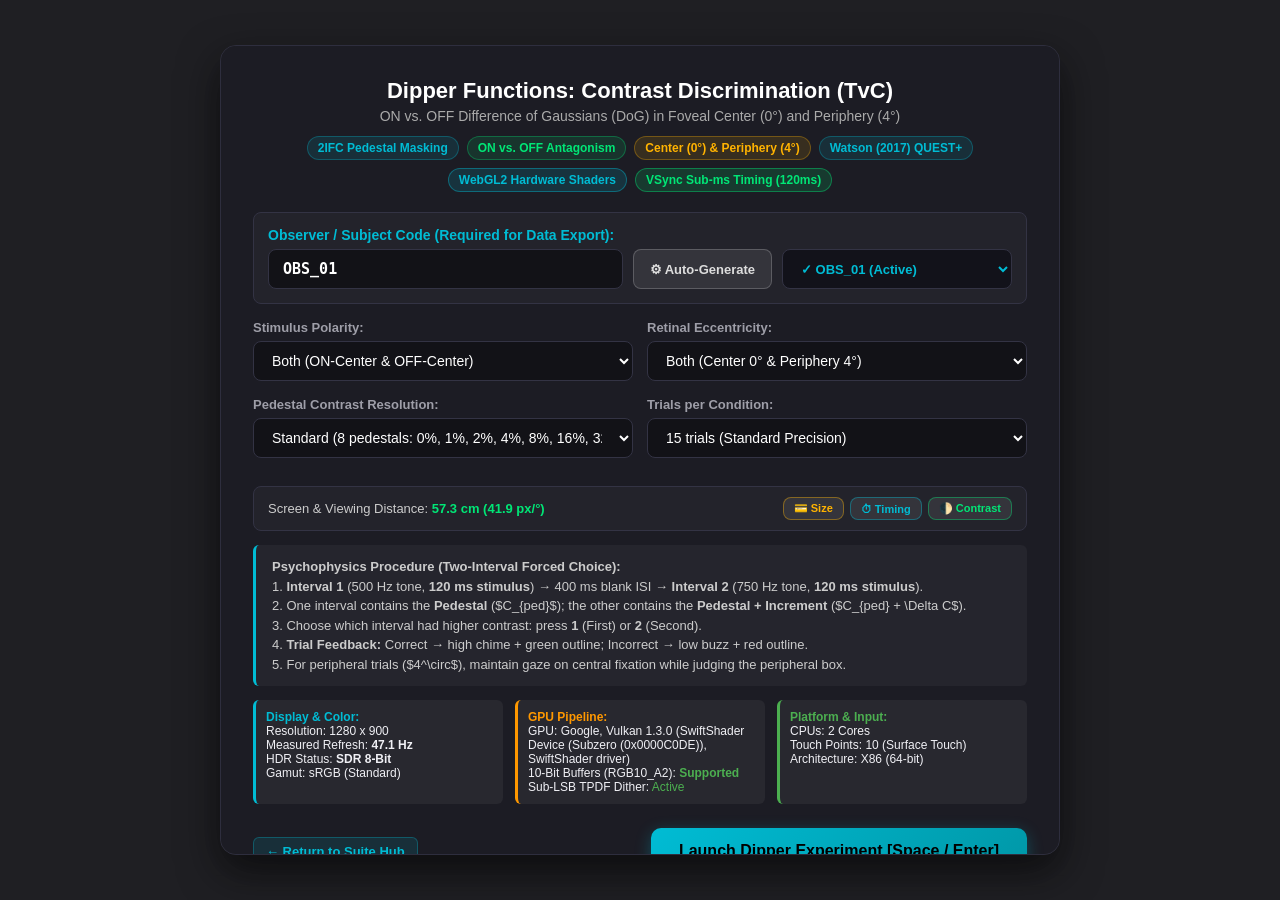
<file: vision_experiment_dipper/index.html>
<!DOCTYPE html>
<html lang="en">
<head>
    <meta charset="UTF-8">
    <meta name="viewport" content="width=device-width, initial-scale=1.0, user-scalable=no">
    <title>Dipper Functions (TvC): ON vs. OFF Difference of Gaussians (DoG) with QUEST+</title>
    <link rel="stylesheet" href="css/style.css">
</head>
<body>

    <!-- Top Bar with Progress & Navigation -->
    <div id="topBar">
        <div style="display: flex; align-items: center; gap: 14px;">
            <a href="../index.html" class="hub-nav-link">← Suite Hub</a>
            <span style="font-weight: 600; font-size: 15px; color: #00bcd4;">Dipper Functions: ON vs. OFF DoG</span>
        </div>
        <div style="display: flex; align-items: center; gap: 16px;">
            <div class="progress-track">
                <div id="progressBar" class="progress-fill"></div>
            </div>
            <span id="progressText" style="font-size: 13px; color: #ccc; min-width: 140px; text-align: right;">Initializing...</span>
        </div>
    </div>

    <!-- Main Experiment Canvas -->
    <canvas id="experimentCanvas"></canvas>

    <!-- 2IFC Response Touch Controls (Surface Pro Touch Screen / Mouse) -->
    <div id="touchControls">
        <button id="btnInterval1" class="btn-choice">
            First Interval<br>
            <span style="font-size: 12px; font-weight: normal; color: #888;">[Key: 1 / ← / F]</span>
        </button>
        <button id="btnInterval2" class="btn-choice">
            Second Interval<br>
            <span style="font-size: 12px; font-weight: normal; color: #888;">[Key: 2 / → / J]</span>
        </button>
    </div>

    <!-- Setup Modal -->
    <div id="setupModal" class="modal-overlay">
        <div class="modal-card">
            <div style="text-align: center; margin-bottom: 20px;">
                <h1 style="font-size: 22px; font-weight: 700; color: #fff;">Dipper Functions: Contrast Discrimination (TvC)</h1>
                <p style="font-size: 14px; color: #aaa; margin-top: 4px;">
                    ON vs. OFF Difference of Gaussians (DoG) in Foveal Center (0°) and Periphery (4°)
                </p>
                <div class="badge-row">
                    <span class="badge">2IFC Pedestal Masking</span>
                    <span class="badge badge-green">ON vs. OFF Antagonism</span>
                    <span class="badge badge-amber">Center (0°) &amp; Periphery (4°)</span>
                    <span class="badge">Watson (2017) QUEST+</span>
                    <span class="badge" style="background: rgba(0, 188, 212, 0.15); border-color: rgba(0, 188, 212, 0.4); color: #00bcd4;">WebGL2 Hardware Shaders</span>
                    <span class="badge" style="background: rgba(0, 230, 118, 0.15); border-color: rgba(0, 230, 118, 0.4); color: #00e676;">VSync Sub-ms Timing (120ms)</span>
                </div>
            </div>

            <!-- Subject Code Section -->
            <div class="form-group" style="background: rgba(255,255,255,0.03); padding: 14px; border-radius: 8px; border: 1px solid #333344;">
                <label for="participantId" style="color: #00bcd4; font-size: 14px; font-weight: 600;">Observer / Subject Code (Required for Data Export):</label>
                <div style="display: flex; gap: 10px; flex-wrap: wrap; margin-top: 6px;">
                    <input type="text" id="participantId" class="form-control" placeholder="e.g. OBS_01" style="font-family: monospace; font-size: 15px; font-weight: bold; flex: 1; min-width: 170px;">
                    <button type="button" id="btnGenSubjectCode" class="btn-secondary" style="white-space: nowrap;" title="Auto-generate next sequential observer code">⚙ Auto-Generate</button>
                    <select id="selectExistingSubject" class="form-control" style="max-width: 230px; background: #12121a; color: #00bcd4; font-size: 13px; font-weight: 600; cursor: pointer;" title="Select an existing observer from previous sessions">
                        <option value="" disabled selected>👤 Select Existing User</option>
                    </select>
                </div>
                <div id="subjectCodeError" style="color: #ff5252; font-size: 12px; margin-top: 6px; display: none;">
                    Please enter or generate a valid Subject Code before starting.
                </div>
            </div>

            <!-- Experiment Configuration -->
            <div style="display: grid; grid-template-columns: 1fr 1fr; gap: 14px; margin-top: 14px;">
                <div class="form-group">
                    <label for="selectPolarity">Stimulus Polarity:</label>
                    <select id="selectPolarity" class="form-control">
                        <option value="BOTH" selected>Both (ON-Center &amp; OFF-Center)</option>
                        <option value="ON">ON-Center Only (Bright center, dark surround)</option>
                        <option value="OFF">OFF-Center Only (Dark center, bright surround)</option>
                    </select>
                </div>
                <div class="form-group">
                    <label for="selectEccentricity">Retinal Eccentricity:</label>
                    <select id="selectEccentricity" class="form-control">
                        <option value="BOTH" selected>Both (Center 0° &amp; Periphery 4°)</option>
                        <option value="CENTER">Center 0° Only (Foveal)</option>
                        <option value="PERIPH">Periphery 4° Only (Eccentric)</option>
                    </select>
                </div>
            </div>

            <div style="display: grid; grid-template-columns: 1fr 1fr; gap: 14px;">
                <div class="form-group">
                    <label for="selectPedestals">Pedestal Contrast Resolution:</label>
                    <select id="selectPedestals" class="form-control">
                        <option value="standard" selected>Standard (8 pedestals: 0%, 1%, 2%, 4%, 8%, 16%, 32%, 50%)</option>
                        <option value="quick">Quick Demo (5 pedestals: 0%, 2%, 6%, 18%, 45%)</option>
                    </select>
                </div>
                <div class="form-group">
                    <label for="selectTrials">Trials per Condition:</label>
                    <select id="selectTrials" class="form-control">
                        <option value="10">10 trials (Fast Screening)</option>
                        <option value="15" selected>15 trials (Standard Precision)</option>
                        <option value="20">20 trials (High Precision)</option>
                        <option value="25">25 trials (Publication Quality)</option>
                    </select>
                </div>
            </div>

            <div style="display: flex; justify-content: space-between; align-items: center; background: rgba(255,255,255,0.03); padding: 10px 14px; border-radius: 8px; border: 1px solid #333344; margin: 12px 0; flex-wrap: wrap; gap: 8px;">
                <span style="font-size: 13px; color: #ccc;">Screen &amp; Viewing Distance: <strong id="dipperCalibText" style="color: #00e676;">57.3 cm (41.9 px/&deg;)</strong></span>
                <div style="display: flex; gap: 6px;">
                    <button type="button" class="btn-secondary" onclick="window.screenCalibrator && window.screenCalibrator.openCalibrationModal()" style="font-size: 11px; padding: 4px 10px; color: #ffb300; border-color: rgba(255, 179, 0, 0.4);">💳 Size</button>
                    <button type="button" class="btn-secondary" onclick="window.perceptualCalibrator && window.perceptualCalibrator.openModal('timing')" style="font-size: 11px; padding: 4px 10px; color: #00bcd4; border-color: rgba(0, 188, 212, 0.4);">⏱ Timing</button>
                    <button type="button" class="btn-secondary" onclick="window.perceptualCalibrator && window.perceptualCalibrator.openModal('contrast')" style="font-size: 11px; padding: 4px 10px; color: #00e676; border-color: rgba(0, 230, 118, 0.4);">🌓 Contrast</button>
                </div>
            </div>

            <div class="info-box">
                <strong>Psychophysics Procedure (Two-Interval Forced Choice):</strong><br>
                1. <strong>Interval 1</strong> (500 Hz tone, <strong>120 ms stimulus</strong>) &rarr; 400 ms blank ISI &rarr; <strong>Interval 2</strong> (750 Hz tone, <strong>120 ms stimulus</strong>).<br>
                2. One interval contains the <strong>Pedestal</strong> ($C_{ped}$); the other contains the <strong>Pedestal + Increment</strong> ($C_{ped} + \Delta C$).<br>
                3. Choose which interval had higher contrast: press <strong>1</strong> (First) or <strong>2</strong> (Second).<br>
                4. <strong>Trial Feedback:</strong> Correct &rarr; high chime + green outline; Incorrect &rarr; low buzz + red outline.<br>
                5. For peripheral trials ($4^\circ$), maintain gaze on central fixation while judging the peripheral box.
            </div>

            <!-- Hardware Diagnostic Report -->
            <div id="hardwareReportContainer"></div>

            <div style="display: flex; justify-content: space-between; align-items: center; margin-top: 24px;">
                <a href="../index.html" class="hub-nav-link">← Return to Suite Hub</a>
                <button id="btnStart" class="btn-primary">Launch Dipper Experiment [Space / Enter]</button>
            </div>
        </div>
    </div>

    <!-- Results Modal -->
    <div id="resultsModal" class="modal-overlay" style="display: none;">
        <div class="modal-card">
            <div style="text-align: center; margin-bottom: 16px;">
                <h2 style="font-size: 22px; font-weight: 700; color: #fff;">Dipper Functions Complete: TvC Curves &amp; Facilitation</h2>
                <p style="font-size: 13px; color: #aaa;">Estimated increment thresholds $\Delta C$ across pedestal contrasts $C_{ped}$ with QUEST+ Bayesian estimation</p>
            </div>

            <!-- Auto-download banner -->
            <div id="csvAutoDownloadBanner" style="display: none; background: rgba(0, 230, 118, 0.12); border: 1px solid rgba(0, 230, 118, 0.4); border-radius: 8px; padding: 10px 16px; margin-bottom: 14px; text-align: center; color: #00e676; font-size: 13px;">
                ✓ <strong>Automated CSV Export:</strong> <span id="csvAutoDownloadText">Dataset has been downloaded.</span>
            </div>

            <!-- Dipper Multi-Curve Plot -->
            <canvas id="plotCanvas" width="780" height="320" style="width: 100%; border-radius: 8px; border: 1px solid #333344;"></canvas>

            <!-- Summary Table -->
            <div class="table-container">
                <table>
                    <thead>
                        <tr>
                            <th>Polarity</th>
                            <th>Eccentricity</th>
                            <th>Pedestal Contrast</th>
                            <th>Increment Threshold (&Delta;C)</th>
                            <th>Log10 &Delta;C</th>
                            <th>95% Credible Interval</th>
                            <th>Dipper Effect</th>
                        </tr>
                    </thead>
                    <tbody id="summaryTableBody">
                        <!-- Populated dynamically -->
                    </tbody>
                </table>
            </div>

            <!-- Export Buttons -->
            <div style="display: flex; gap: 10px; flex-wrap: wrap; justify-content: center; margin-top: 18px;">
                <button class="btn-secondary" onclick="window.dipperExperiment.exporter.downloadFullCSV(window.dipperExperiment.summaryData, window.dipperExperiment.modelFits)">
                    ⬇ Complete Dataset (.csv)
                </button>
                <button class="btn-secondary" onclick="window.dipperExperiment.exporter.downloadSummaryCSV(window.dipperExperiment.summaryData, window.dipperExperiment.modelFits)">
                    ⬇ Summary Table (.csv)
                </button>
                <button class="btn-secondary" onclick="window.dipperExperiment.exporter.downloadTrialCSV()">
                    ⬇ Trial Logs (.csv)
                </button>
                <button class="btn-secondary" onclick="window.dipperExperiment.exporter.downloadJSON(window.dipperExperiment.summaryData, window.dipperExperiment.modelFits)">
                    ⬇ Session JSON (.json)
                </button>
                <button class="btn-secondary" onclick="window.dipperExperiment.exporter.downloadPlotPNG(document.getElementById('plotCanvas'))">
                    🖼 Save Plot (.png)
                </button>
                <a href="../results_viewer.html" class="btn-secondary" style="text-decoration: none; display: inline-flex; align-items: center; color: #00bcd4; border-color: rgba(0, 188, 212, 0.4);">
                    📊 View Subject Data &amp; Fits
                </a>
                <a href="../index.html" class="btn-primary" style="text-decoration: none; display: inline-flex; align-items: center;">
                    ← Return to Suite Hub
                </a>
            </div>
        </div>
    </div>

    <!-- Scripts -->
    <script src="../vision_shared/js/subject_manager.js"></script>
    <script src="../vision_shared/js/screen_calibrator.js"></script>
    <script src="../vision_shared/js/webgl_stimulus_engine.js"></script>
    <script src="../vision_shared/js/perceptual_calibration.js"></script>
    <script src="js/questplus.js"></script>
    <script src="js/dog_renderer.js"></script>
    <script src="js/hardware_checker.js"></script>
    <script src="js/dipper_exporter.js"></script>
    <script src="js/experiment_dipper.js"></script>
</body>
</html>
</file>
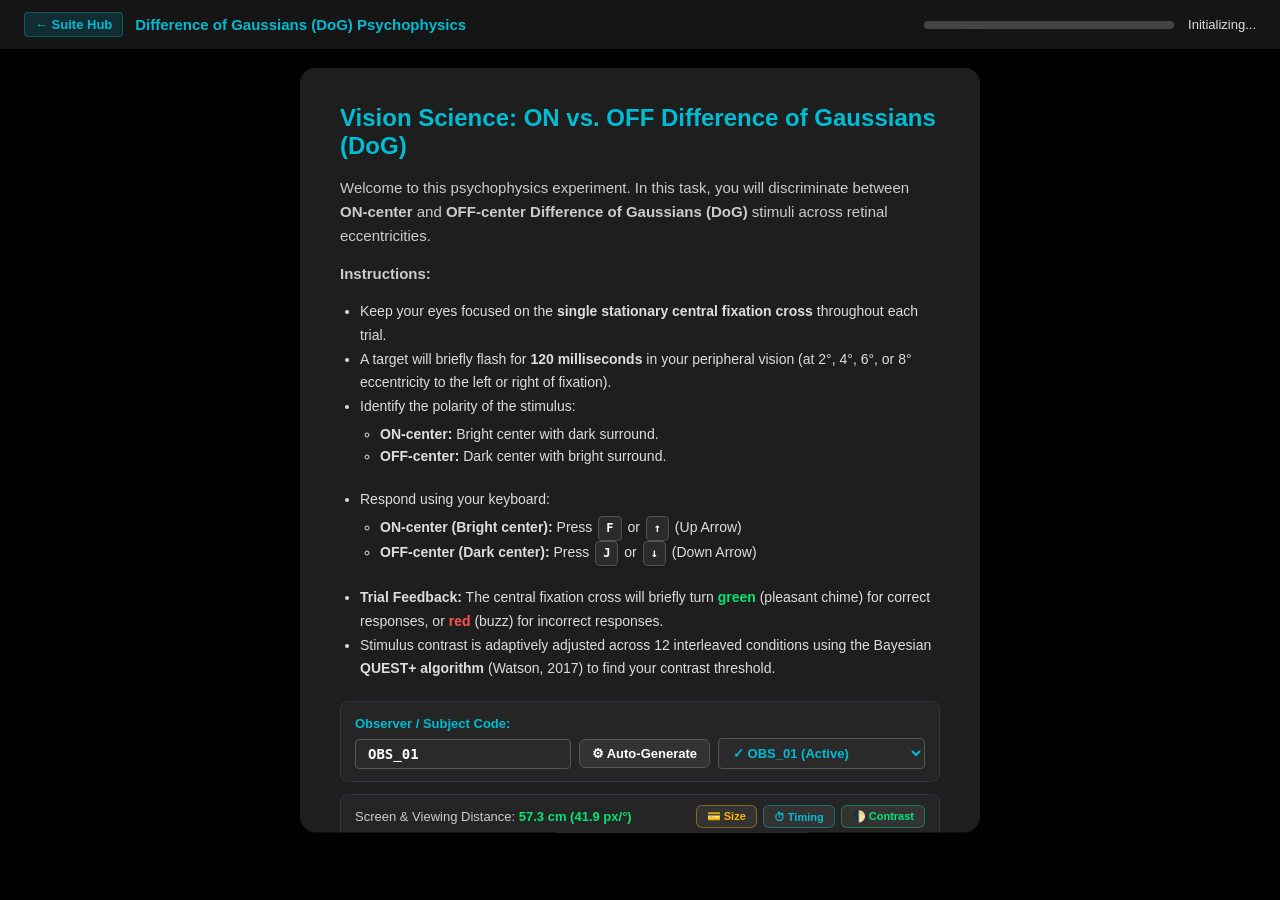
<file: vision_experiment_dog_quest/index.html>
<!DOCTYPE html>
<html lang="en">
<head>
    <meta charset="UTF-8">
    <meta name="viewport" content="width=device-width, initial-scale=1.0, user-scalable=no">
    <title>PsychoJS Vision Science: ON vs. OFF Difference of Gaussians (DoG) with QUEST+</title>
    <link rel="stylesheet" href="css/style.css">
</head>
<body>

    <!-- Top Bar with Progress -->
    <div id="topBar">
        <div style="display: flex; align-items: center; gap: 12px;">
            <a href="../index.html" style="color: #00bcd4; text-decoration: none; font-size: 13px; font-weight: 600; padding: 4px 10px; border-radius: 4px; background: rgba(0, 188, 212, 0.15); border: 1px solid rgba(0, 188, 212, 0.3);">← Suite Hub</a>
            <span style="font-weight: 600; font-size: 15px; color: #00bcd4;">Difference of Gaussians (DoG) Psychophysics</span>
        </div>
        <div style="display: flex; align-items: center; gap: 14px;">
            <div id="progressContainer">
                <div id="progressBar"></div>
            </div>
            <span id="progressText">Initializing...</span>
        </div>
    </div>

    <!-- Main Experiment Canvas -->
    <canvas id="experimentCanvas"></canvas>

    <!-- Instructions Modal -->
    <div id="instructionsModal" class="modal">
        <h2>Vision Science: ON vs. OFF Difference of Gaussians (DoG)</h2>
        <p>
            Welcome to this psychophysics experiment. In this task, you will discriminate between 
            <strong>ON-center</strong> and <strong>OFF-center Difference of Gaussians (DoG)</strong> stimuli across retinal eccentricities.
        </p>
        <p><strong>Instructions:</strong></p>
        <ul style="line-height: 1.7;">
            <li>Keep your eyes focused on the <strong>single stationary central fixation cross</strong> throughout each trial.</li>
            <li>A target will briefly flash for <strong>120 milliseconds</strong> in your peripheral vision (at 2&deg;, 4&deg;, 6&deg;, or 8&deg; eccentricity to the left or right of fixation).</li>
            <li>Identify the polarity of the stimulus:
                <ul style="margin-top: 4px;">
                    <li><strong>ON-center:</strong> Bright center with dark surround.</li>
                    <li><strong>OFF-center:</strong> Dark center with bright surround.</li>
                </ul>
            </li>
            <li>Respond using your keyboard:
                <ul style="margin-top: 4px;">
                    <li><strong>ON-center (Bright center):</strong> Press <kbd>F</kbd> or <kbd>&uarr;</kbd> (Up Arrow)</li>
                    <li><strong>OFF-center (Dark center):</strong> Press <kbd>J</kbd> or <kbd>&darr;</kbd> (Down Arrow)</li>
                </ul>
            </li>
            <li><strong>Trial Feedback:</strong> The central fixation cross will briefly turn <span style="color:#00e676; font-weight:600;">green</span> (pleasant chime) for correct responses, or <span style="color:#ff5252; font-weight:600;">red</span> (buzz) for incorrect responses.</li>
            <li>Stimulus contrast is adaptively adjusted across 12 interleaved conditions using the Bayesian <strong>QUEST+ algorithm</strong> (Watson, 2017) to find your contrast threshold.</li>
        </ul>
        <!-- Subject Code Section -->
        <div style="background: rgba(255,255,255,0.03); padding: 12px 14px; border-radius: 8px; border: 1px solid #333344; margin: 12px 0;">
            <label for="participantId" style="color: #00bcd4; font-size: 13px; font-weight: 600;">Observer / Subject Code:</label>
            <div style="display: flex; gap: 8px; flex-wrap: wrap; margin-top: 6px; align-items: center;">
                <input type="text" id="participantId" placeholder="e.g. OBS_01" style="background: #2a2a2a; color: #fff; border: 1px solid #555; padding: 6px 12px; border-radius: 4px; font-family: monospace; font-size: 14px; font-weight: bold; flex: 1; min-width: 160px;">
                <button type="button" id="btnGenSubjectCode" class="secondary-btn" style="margin: 0; padding: 6px 12px; font-size: 13px;" title="Auto-generate next sequential observer code">⚙ Auto-Generate</button>
                <select id="selectExistingSubject" style="background: #2a2a2a; color: #00bcd4; border: 1px solid #555; padding: 6px 10px; border-radius: 4px; font-size: 13px; font-weight: 600; cursor: pointer; max-width: 220px;" title="Select an existing observer from previous sessions">
                    <option value="" disabled selected>👤 Select Existing User</option>
                </select>
            </div>
        </div>

        <div style="display: flex; justify-content: space-between; align-items: center; background: rgba(255,255,255,0.03); padding: 10px 14px; border-radius: 8px; border: 1px solid #333344; margin: 12px 0; flex-wrap: wrap; gap: 8px;">
            <span style="font-size: 13px; color: #ccc;">Screen &amp; Viewing Distance: <strong id="dogCalibText" style="color: #00e676;">57.3 cm (41.9 px/&deg;)</strong></span>
            <div style="display: flex; gap: 6px;">
                <button type="button" class="secondary-btn" onclick="window.screenCalibrator && window.screenCalibrator.openCalibrationModal()" style="font-size: 11px; padding: 4px 10px; margin: 0; color: #ffb300; border-color: rgba(255, 179, 0, 0.4);">💳 Size</button>
                <button type="button" class="secondary-btn" onclick="window.perceptualCalibrator && window.perceptualCalibrator.openModal('timing')" style="font-size: 11px; padding: 4px 10px; margin: 0; color: #00bcd4; border-color: rgba(0, 188, 212, 0.4);">⏱ Timing</button>
                <button type="button" class="secondary-btn" onclick="window.perceptualCalibrator && window.perceptualCalibrator.openModal('contrast')" style="font-size: 11px; padding: 4px 10px; margin: 0; color: #00e676; border-color: rgba(0, 230, 118, 0.4);">🌓 Contrast</button>
            </div>
        </div>
        <div style="display: flex; justify-content: space-between; align-items: center; margin-top: 18px;">
            <div style="display: flex; align-items: center; gap: 12px;">
                <a href="../index.html" class="secondary-btn" style="text-decoration: none; padding: 8px 14px; font-size: 13px;">← Suite Hub</a>
                <label style="font-size: 13px; color: #aaa;">
                    Trials per condition: 
                    <select id="selectTrials" style="background: #2a2a2a; color: #fff; border: 1px solid #555; padding: 4px 8px; border-radius: 4px;" onchange="window.experiment.setTrialsPerCondition(parseInt(this.value))">
                        <option value="5">5 trials (Fast Demo / 60 trials total)</option>
                        <option value="15">15 trials (Standard / 180 trials total)</option>
                        <option value="20" selected>20 trials (Rigorous / 240 trials total)</option>
                        <option value="30">30 trials (High Precision / 360 trials total)</option>
                    </select>
                </label>
            </div>
            <button id="btnStart" class="primary-btn">Start Experiment [Space / Enter]</button>
        </div>
    </div>

    <!-- Results Modal -->
    <div id="resultsModal" class="modal" style="display: none; max-width: 850px;">
        <h2>Experiment Complete: QUEST+ Threshold Estimates</h2>
        <p>
            Below are your estimated contrast detection/discrimination thresholds across the 
            <strong>12 conditions (3 spatial scales &times; 4 retinal eccentricities)</strong>.
        </p>

        <!-- Live Psychometric Plot Canvas -->
        <canvas id="plotCanvas" width="780" height="280"></canvas>

        <!-- Summary Table -->
        <div class="table-container">
            <table>
                <thead>
                    <tr>
                        <th>Condition ID</th>
                        <th>DoG Size (σ)</th>
                        <th>Eccentricity</th>
                        <th>Trials</th>
                        <th>Contrast Threshold</th>
                        <th>Sensitivity (1/C)</th>
                        <th>Credible Interval</th>
                    </tr>
                </thead>
                <tbody id="summaryTableBody">
                    <!-- Populated dynamically -->
                </tbody>
            </table>
        </div>

        <div style="margin-top: 24px; border-top: 1px solid #333; padding-top: 16px; display: flex; justify-content: space-between; align-items: center; flex-wrap: wrap; gap: 10px;">
            <div style="display: flex; gap: 8px; flex-wrap: wrap;">
                <button id="btnDownloadSummary" class="secondary-btn">📊 Thresholds (CSV)</button>
                <button id="btnDownloadTrials" class="secondary-btn">📝 Trials (CSV)</button>
                <button id="btnDownloadJson" class="secondary-btn">💾 Session (JSON)</button>
            </div>
            <div style="display: flex; gap: 8px;">
                <button class="secondary-btn" onclick="location.reload()">Restart</button>
                <a href="../index.html" class="primary-btn" style="text-decoration: none; padding: 10px 18px;">← Return to Suite Hub</a>
            </div>
        </div>
    </div>

    <!-- Scripts -->
    <script src="../vision_shared/js/subject_manager.js"></script>
    <script src="../vision_shared/js/screen_calibrator.js"></script>
    <script src="../vision_shared/js/webgl_stimulus_engine.js"></script>
    <script src="../vision_shared/js/perceptual_calibration.js"></script>
    <script src="js/questplus.js"></script>
    <script src="js/dog_renderer.js"></script>
    <script src="js/data_exporter.js"></script>
    <script src="js/experiment.js"></script>
</body>
</html>
</file>
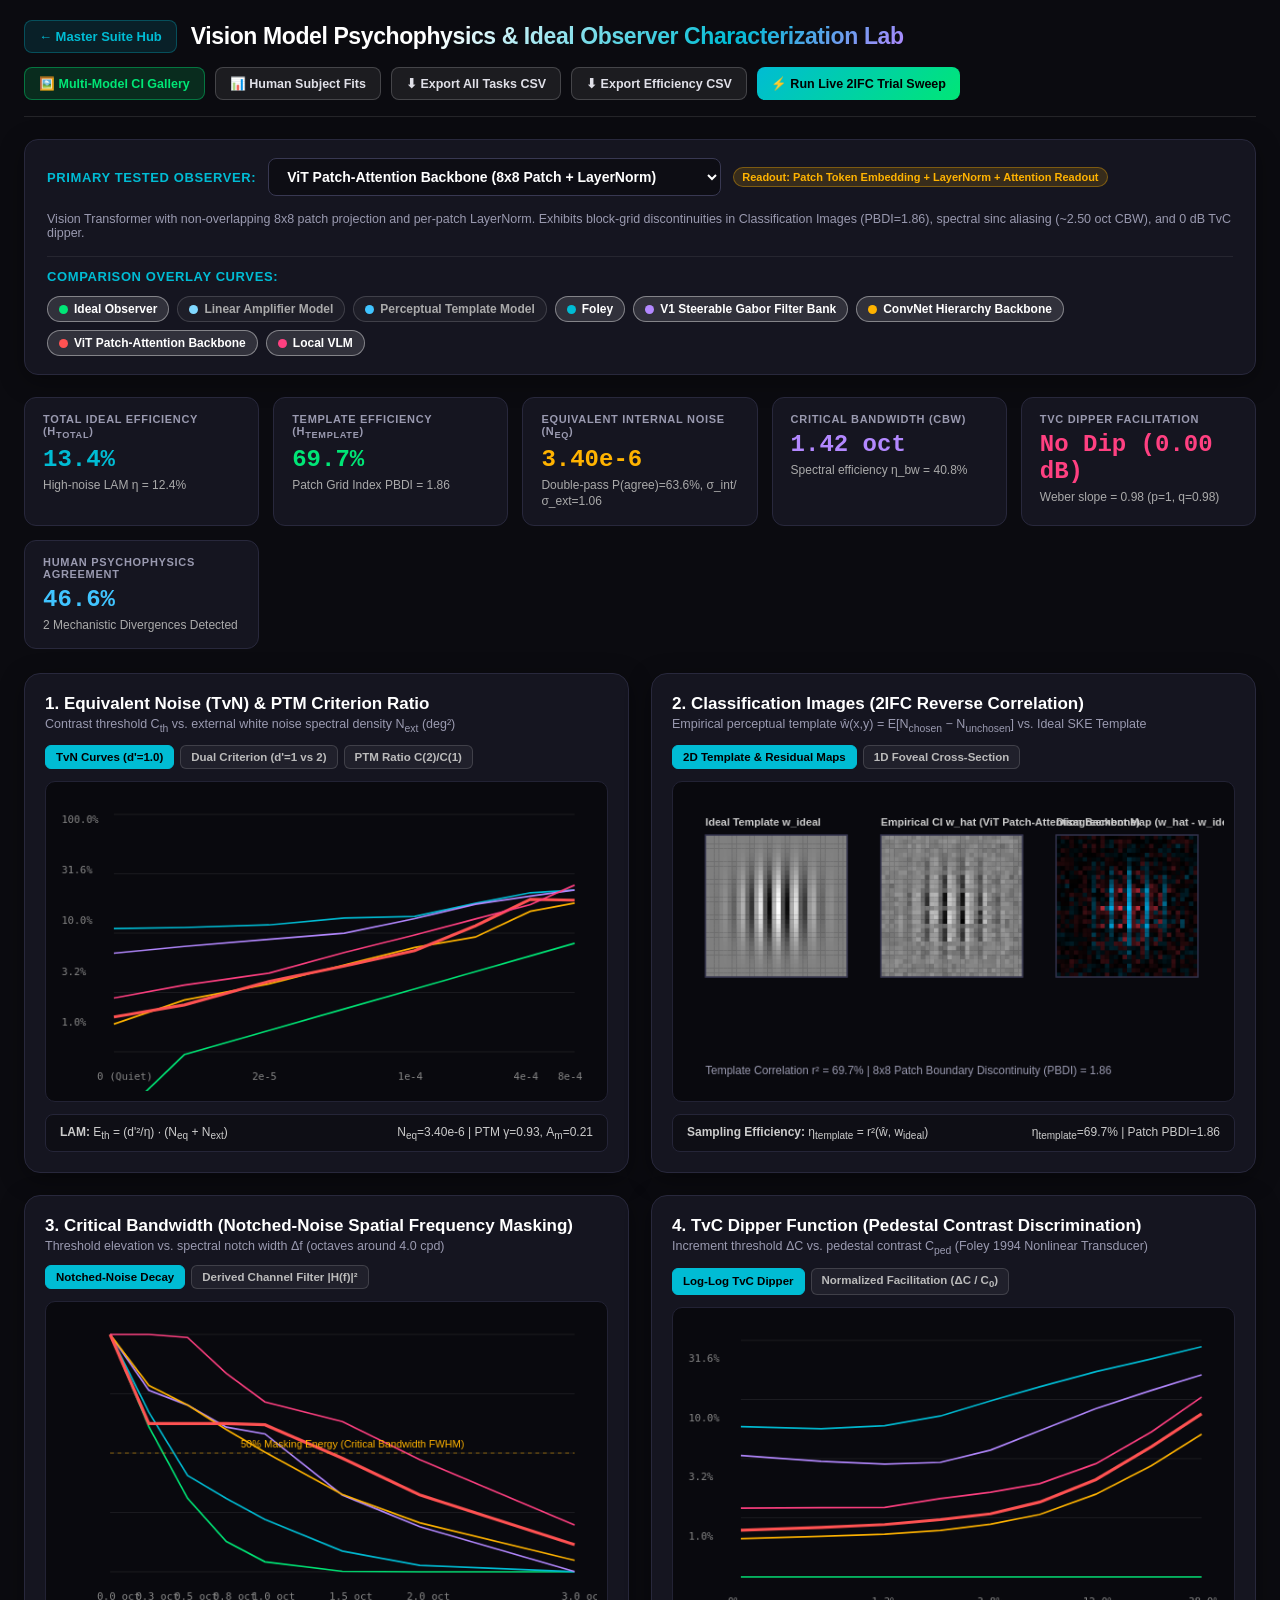
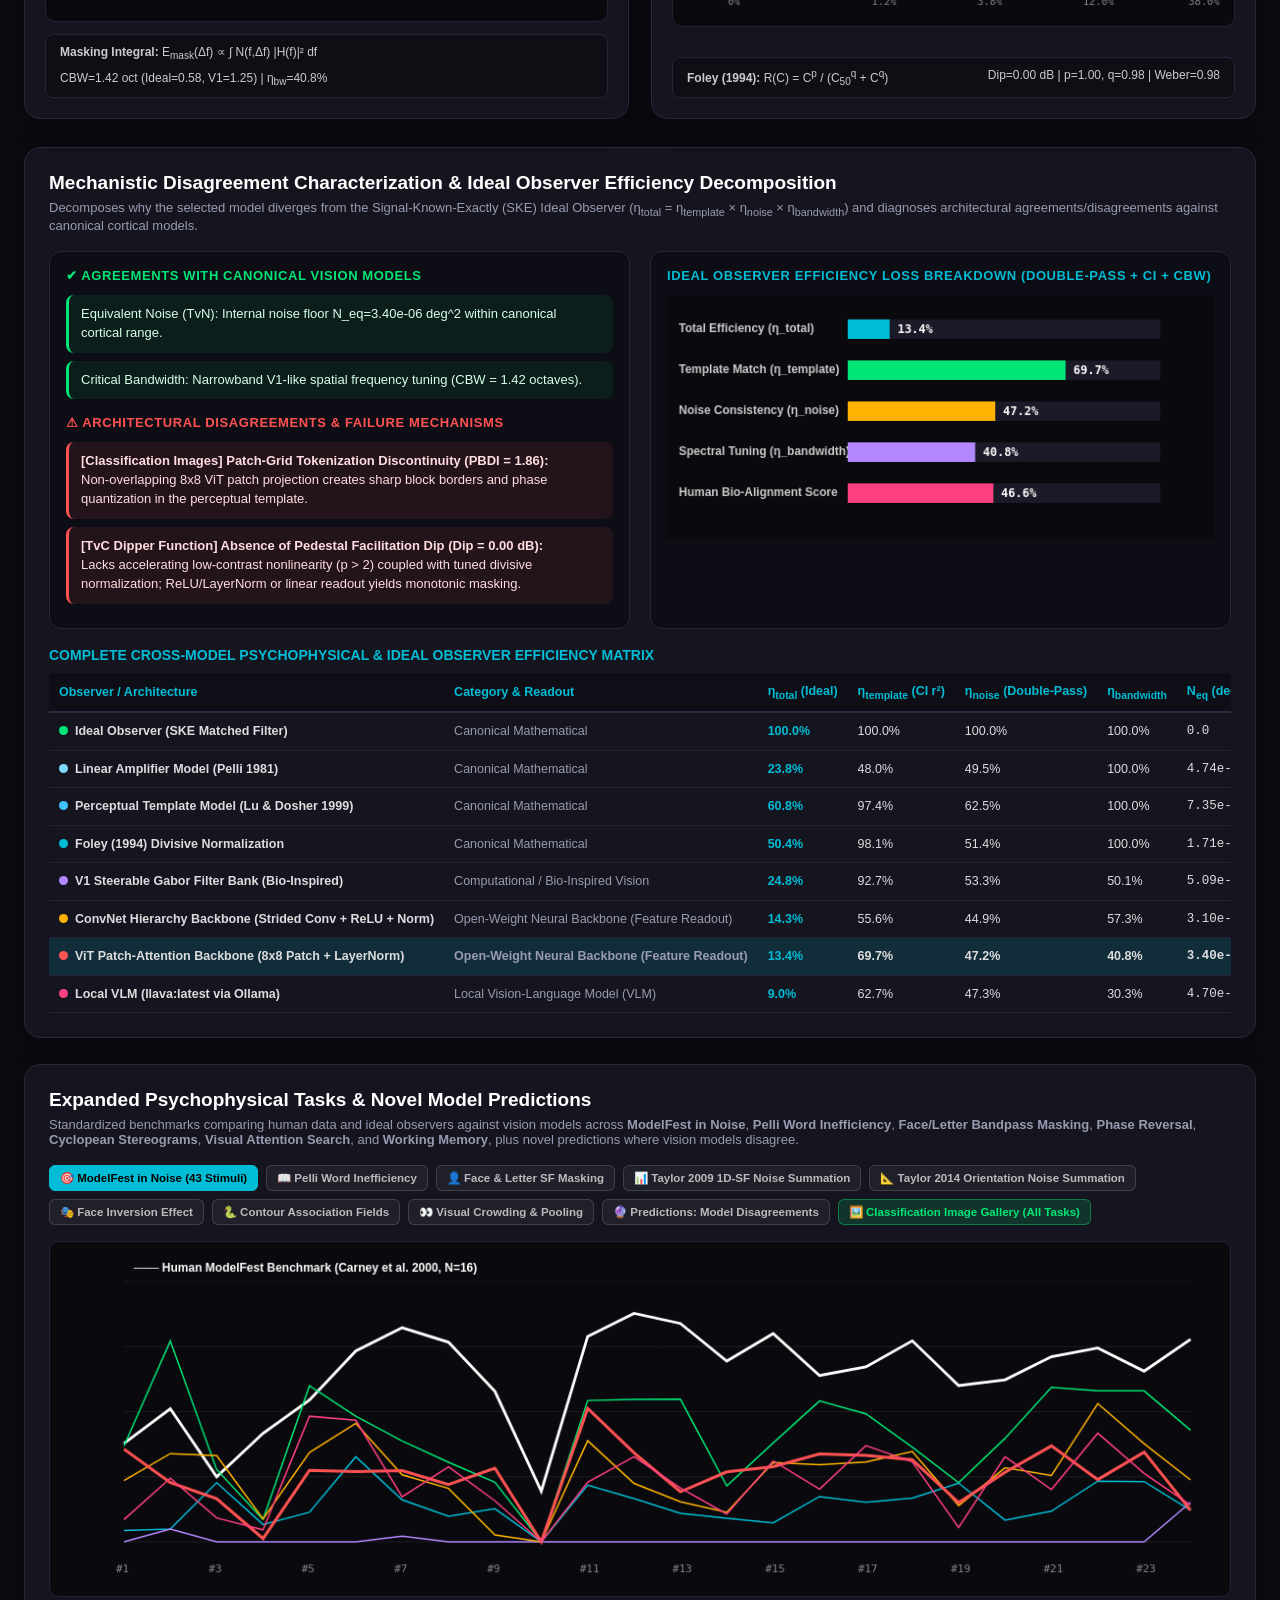
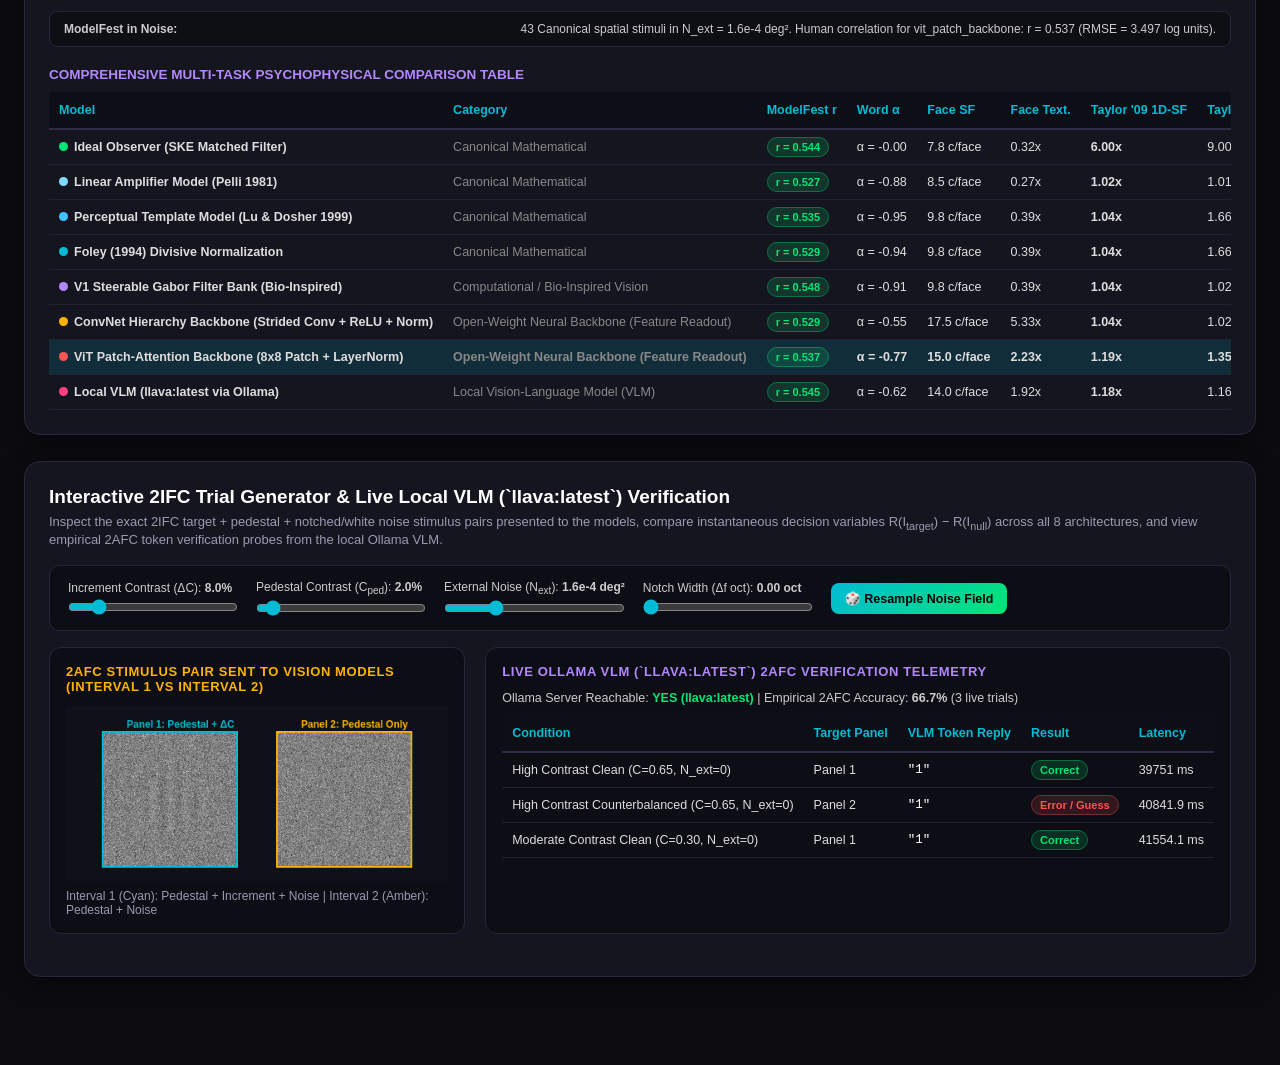
<file: vision_model_psychophysics/index.html>
<!DOCTYPE html>
<html lang="en">
<head>
    <meta charset="UTF-8">
    <meta name="viewport" content="width=device-width, initial-scale=1.0">
    <title>Model Psychophysics & Ideal Observer Characterization Lab — Vision Science Suite</title>
    <style>
        :root {
            --bg-primary: #0b0b10;
            --bg-card: #151520;
            --bg-card-hover: #1c1c2b;
            --card-border: #28283c;
            --accent: #00bcd4;
            --accent-glow: rgba(0, 188, 212, 0.35);
            --text-main: #f0f0f5;
            --text-muted: #9a9ab0;
            --green: #00e676;
            --amber: #ffb300;
            --purple: #b388ff;
            --red: #ff5252;
            --pink: #ff4081;
        }

        * {
            box-sizing: border-box;
            margin: 0;
            padding: 0;
            font-family: -apple-system, BlinkMacSystemFont, "Segoe UI", Roboto, Helvetica, Arial, sans-serif;
            -webkit-font-smoothing: antialiased;
        }

        body {
            background-color: var(--bg-primary);
            color: var(--text-main);
            min-height: 100vh;
            padding: 20px 24px 60px 24px;
        }

        .container {
            max-width: 1360px;
            margin: 0 auto;
        }

        /* Navbar */
        .top-navbar {
            display: flex;
            align-items: center;
            justify-content: space-between;
            margin-bottom: 22px;
            padding-bottom: 16px;
            border-bottom: 1px solid rgba(255, 255, 255, 0.1);
            flex-wrap: wrap;
            gap: 14px;
        }

        .nav-left {
            display: flex;
            align-items: center;
            gap: 14px;
            flex-wrap: wrap;
        }

        .btn-hub {
            color: var(--accent);
            text-decoration: none;
            font-size: 13px;
            font-weight: 700;
            padding: 8px 14px;
            border-radius: 8px;
            background: rgba(0, 188, 212, 0.12);
            border: 1px solid rgba(0, 188, 212, 0.3);
            transition: all 0.2s ease;
        }

        .btn-hub:hover {
            background: rgba(0, 188, 212, 0.25);
            color: #fff;
        }

        .top-title {
            font-size: 23px;
            font-weight: 800;
            letter-spacing: -0.4px;
            background: linear-gradient(135deg, #ffffff 35%, #00bcd4 75%, #b388ff 100%);
            -webkit-background-clip: text;
            -webkit-text-fill-color: transparent;
        }

        .nav-actions {
            display: flex;
            gap: 10px;
            flex-wrap: wrap;
        }

        .btn-action {
            background: rgba(255, 255, 255, 0.07);
            color: #e0e0e8;
            font-weight: 600;
            font-size: 12.5px;
            border: 1px solid rgba(255, 255, 255, 0.18);
            border-radius: 8px;
            padding: 8px 14px;
            cursor: pointer;
            transition: all 0.2s ease;
            text-decoration: none;
            display: inline-flex;
            align-items: center;
            gap: 6px;
        }

        .btn-action:hover {
            background: rgba(255, 255, 255, 0.15);
            color: #fff;
        }

        .btn-primary {
            background: linear-gradient(135deg, #00bcd4, #00e676);
            color: #000;
            border: none;
            font-weight: 800;
        }

        /* Control Bar */
        .control-panel {
            background: var(--bg-card);
            border: 1px solid var(--card-border);
            border-radius: 14px;
            padding: 18px 22px;
            margin-bottom: 22px;
            display: flex;
            flex-direction: column;
            gap: 16px;
            box-shadow: 0 6px 24px rgba(0, 0, 0, 0.35);
        }

        .control-row {
            display: flex;
            align-items: center;
            justify-content: space-between;
            flex-wrap: wrap;
            gap: 16px;
        }

        .selector-group {
            display: flex;
            align-items: center;
            gap: 12px;
            flex-wrap: wrap;
        }

        .selector-group label {
            font-size: 13px;
            font-weight: 700;
            color: var(--accent);
            text-transform: uppercase;
            letter-spacing: 0.6px;
        }

        select.model-select {
            background: #0d0d14;
            color: #fff;
            border: 1px solid #383852;
            border-radius: 8px;
            padding: 9px 14px;
            font-size: 14px;
            font-weight: 700;
            min-width: 310px;
            cursor: pointer;
        }

        .overlay-pills {
            display: flex;
            gap: 8px;
            flex-wrap: wrap;
            align-items: center;
        }

        .model-pill {
            display: inline-flex;
            align-items: center;
            gap: 6px;
            padding: 5px 11px;
            border-radius: 18px;
            font-size: 12px;
            font-weight: 600;
            cursor: pointer;
            border: 1px solid rgba(255, 255, 255, 0.15);
            background: rgba(255, 255, 255, 0.04);
            color: #aaa;
            user-select: none;
            transition: all 0.15s ease;
        }

        .model-pill.active {
            color: #fff;
            background: rgba(255, 255, 255, 0.12);
            border-color: rgba(255, 255, 255, 0.4);
        }

        .dot {
            width: 9px;
            height: 9px;
            border-radius: 50%;
            display: inline-block;
        }

        /* KPI Strip */
        .kpi-grid {
            display: grid;
            grid-template-columns: repeat(auto-fit, minmax(200px, 1fr));
            gap: 14px;
            margin-bottom: 24px;
        }

        .kpi-card {
            background: var(--bg-card);
            border: 1px solid var(--card-border);
            border-radius: 12px;
            padding: 15px 18px;
            position: relative;
            overflow: hidden;
        }

        .kpi-label {
            font-size: 11px;
            font-weight: 700;
            text-transform: uppercase;
            letter-spacing: 0.7px;
            color: var(--text-muted);
            margin-bottom: 6px;
        }

        .kpi-value {
            font-size: 24px;
            font-weight: 800;
            color: #fff;
            margin-bottom: 4px;
            font-family: "Segoe UI", monospace;
        }

        .kpi-sub {
            font-size: 12px;
            color: #aaa;
            line-height: 1.35;
        }

        /* 2x2 Paradigm Grid */
        .paradigm-grid {
            display: grid;
            grid-template-columns: repeat(auto-fit, minmax(580px, 1fr));
            gap: 22px;
            margin-bottom: 28px;
        }

        .paradigm-card {
            background: var(--bg-card);
            border: 1px solid var(--card-border);
            border-radius: 16px;
            padding: 20px;
            display: flex;
            flex-direction: column;
            box-shadow: 0 6px 24px rgba(0, 0, 0, 0.35);
        }

        .card-head {
            display: flex;
            justify-content: space-between;
            align-items: flex-start;
            gap: 12px;
            margin-bottom: 12px;
            flex-wrap: wrap;
        }

        .card-title-group h3 {
            font-size: 17px;
            font-weight: 800;
            color: #fff;
            margin-bottom: 3px;
        }

        .card-title-group p {
            font-size: 12.5px;
            color: var(--text-muted);
        }

        .tab-group {
            display: flex;
            gap: 6px;
        }

        .tab-btn {
            background: rgba(255, 255, 255, 0.05);
            border: 1px solid rgba(255, 255, 255, 0.14);
            color: #bbb;
            font-size: 11.5px;
            font-weight: 600;
            padding: 5px 10px;
            border-radius: 6px;
            cursor: pointer;
        }

        .tab-btn.active {
            background: var(--accent);
            color: #000;
            border-color: var(--accent);
            font-weight: 700;
        }

        .canvas-box {
            background: #09090e;
            border: 1px solid #222234;
            border-radius: 10px;
            padding: 10px;
            display: flex;
            justify-content: center;
            align-items: center;
            margin-bottom: 12px;
        }

        canvas {
            max-width: 100%;
            height: auto;
        }

        .formula-strip {
            background: rgba(0, 0, 0, 0.35);
            border: 1px solid #252538;
            border-radius: 8px;
            padding: 10px 14px;
            font-size: 12px;
            color: #ccc;
            display: flex;
            justify-content: space-between;
            flex-wrap: wrap;
            gap: 10px;
            margin-top: auto;
        }

        /* Characterization & Disagreement Section */
        .section-card {
            background: var(--bg-card);
            border: 1px solid var(--card-border);
            border-radius: 16px;
            padding: 24px;
            margin-bottom: 26px;
            box-shadow: 0 6px 24px rgba(0, 0, 0, 0.35);
        }

        .section-card h2 {
            font-size: 19px;
            font-weight: 800;
            margin-bottom: 6px;
            color: #fff;
        }

        .section-card > p {
            font-size: 13px;
            color: var(--text-muted);
            margin-bottom: 18px;
        }

        .diag-columns {
            display: grid;
            grid-template-columns: 1fr 1fr;
            gap: 20px;
            margin-bottom: 18px;
        }

        @media (max-width: 960px) {
            .diag-columns, .paradigm-grid {
                grid-template-columns: 1fr;
            }
        }

        .diag-box {
            background: #0d0d15;
            border: 1px solid #26263a;
            border-radius: 12px;
            padding: 16px;
        }

        .diag-box h4 {
            font-size: 13px;
            text-transform: uppercase;
            letter-spacing: 0.6px;
            margin-bottom: 12px;
        }

        .diag-item {
            padding: 10px 12px;
            border-radius: 8px;
            margin-bottom: 8px;
            font-size: 13px;
            line-height: 1.45;
        }

        .diag-agree {
            background: rgba(0, 230, 118, 0.08);
            border-left: 3px solid var(--green);
            color: #d8ffe8;
        }

        .diag-disagree {
            background: rgba(255, 82, 82, 0.09);
            border-left: 3px solid var(--red);
            color: #ffdde0;
        }

        /* Data Table */
        .table-wrap {
            overflow-x: auto;
        }

        table.bench-table {
            width: 100%;
            border-collapse: collapse;
            font-size: 12.5px;
        }

        table.bench-table th {
            text-align: left;
            padding: 11px 10px;
            background: #0e0e17;
            color: var(--accent);
            border-bottom: 2px solid #2c2c44;
            font-weight: 700;
            white-space: nowrap;
        }

        table.bench-table td {
            padding: 10px;
            border-bottom: 1px solid #222234;
            color: #ddd;
            white-space: nowrap;
        }

        table.bench-table tr:hover td {
            background: rgba(0, 188, 212, 0.06);
        }

        table.bench-table tr.selected-row td {
            background: rgba(0, 188, 212, 0.14);
            font-weight: 600;
        }

        .pill-badge {
            padding: 3px 8px;
            border-radius: 12px;
            font-size: 11px;
            font-weight: 700;
        }

        .pill-green {
            background: rgba(0, 230, 118, 0.15);
            color: var(--green);
            border: 1px solid rgba(0, 230, 118, 0.35);
        }

        .pill-amber {
            background: rgba(255, 179, 0, 0.15);
            color: var(--amber);
            border: 1px solid rgba(255, 179, 0, 0.35);
        }

        .pill-red {
            background: rgba(255, 82, 82, 0.15);
            color: var(--red);
            border: 1px solid rgba(255, 82, 82, 0.35);
        }

        /* Interactive Live Sandbox */
        .sandbox-controls {
            display: flex;
            gap: 18px;
            flex-wrap: wrap;
            align-items: center;
            margin-bottom: 16px;
            background: #0d0d15;
            padding: 14px 18px;
            border-radius: 10px;
            border: 1px solid #26263a;
        }

        .slider-item {
            display: flex;
            flex-direction: column;
            gap: 4px;
            font-size: 12px;
            color: #ccc;
            min-width: 170px;
        }

        .slider-item input[type="range"] {
            accent-color: var(--accent);
            cursor: pointer;
        }
    </style>
</head>
<body>
<div class="container">

    <!-- Top Navigation -->
    <div class="top-navbar">
        <div class="nav-left">
            <a href="../index.html" class="btn-hub">&larr; Master Suite Hub</a>
            <span class="top-title">Vision Model Psychophysics &amp; Ideal Observer Characterization Lab</span>
        </div>
        <div class="nav-actions">
            <a href="classification_images.html" class="btn-action" style="background: rgba(0, 230, 118, 0.15); border-color: rgba(0, 230, 118, 0.4); color: var(--green); font-weight: 700; text-decoration: none;">🖼️ Multi-Model CI Gallery</a>
            <a href="../results_viewer.html" class="btn-action">📊 Human Subject Fits</a>
            <button class="btn-action" onclick="exportComprehensiveTaskCSV()">⬇ Export All Tasks CSV</button>
            <button class="btn-action" onclick="exportCharacterizationCSV()">⬇ Export Efficiency CSV</button>
            <button class="btn-action btn-primary" onclick="runLiveTrialSimulation()">⚡ Run Live 2IFC Trial Sweep</button>
        </div>
    </div>

    <!-- Model Selection & Comparison Control Panel -->
    <div class="control-panel">
        <div class="control-row">
            <div class="selector-group">
                <label for="primaryModelSelect">Primary Tested Observer:</label>
                <select id="primaryModelSelect" class="model-select" onchange="onPrimaryModelChange()"></select>
                <span id="readoutBadge" class="pill-badge pill-amber">Readout: Feature Space</span>
            </div>
            <div style="font-size: 12.5px; color: var(--text-muted);" id="modelDescText"></div>
        </div>
        <div class="control-row" style="border-top: 1px solid rgba(255,255,255,0.07); padding-top: 12px;">
            <div class="selector-group">
                <label>Comparison Overlay Curves:</label>
                <div class="overlay-pills" id="overlayPillsContainer"></div>
            </div>
        </div>
    </div>

    <!-- KPI Summary Cards for Selected Observer -->
    <div class="kpi-grid">
        <div class="kpi-card">
            <div class="kpi-label">Total Ideal Efficiency (&eta;<sub>total</sub>)</div>
            <div class="kpi-value" id="kpiEtaTotal" style="color: var(--accent);">--</div>
            <div class="kpi-sub" id="kpiEtaSub">(d'<sub>model</sub> / d'<sub>ideal</sub>)&sup2; in external noise</div>
        </div>
        <div class="kpi-card">
            <div class="kpi-label">Template Efficiency (&eta;<sub>template</sub>)</div>
            <div class="kpi-value" id="kpiEtaTemplate" style="color: var(--green);">--</div>
            <div class="kpi-sub" id="kpiPbdiSub">Reverse-correlation r&sup2;(w&#770;, w<sub>ideal</sub>)</div>
        </div>
        <div class="kpi-card">
            <div class="kpi-label">Equivalent Internal Noise (N<sub>eq</sub>)</div>
            <div class="kpi-value" id="kpiNeq" style="color: var(--amber);">--</div>
            <div class="kpi-sub" id="kpiDoublePassSub">Double-pass &sigma;<sub>int</sub>/&sigma;<sub>ext</sub> = --</div>
        </div>
        <div class="kpi-card">
            <div class="kpi-label">Critical Bandwidth (CBW)</div>
            <div class="kpi-value" id="kpiCbw" style="color: var(--purple);">--</div>
            <div class="kpi-sub" id="kpiCbwSub">Notched-noise FWHM @ 4.0 cpd</div>
        </div>
        <div class="kpi-card">
            <div class="kpi-label">TvC Dipper Facilitation</div>
            <div class="kpi-value" id="kpiDipper" style="color: var(--pink);">--</div>
            <div class="kpi-sub" id="kpiWeberSub">High-contrast Weber slope = --</div>
        </div>
        <div class="kpi-card">
            <div class="kpi-label">Human Psychophysics Agreement</div>
            <div class="kpi-value" id="kpiHumanScore" style="color: #40c4ff;">--</div>
            <div class="kpi-sub" id="kpiDisagreeCount">Vs. Foley (1994) &amp; Lu-Dosher PTM</div>
        </div>
    </div>

    <!-- 2x2 Core Psychophysical Paradigms -->
    <div class="paradigm-grid">

        <!-- 1. Equivalent Noise (TvN) -->
        <div class="paradigm-card">
            <div class="card-head">
                <div class="card-title-group">
                    <h3>1. Equivalent Noise (TvN) &amp; PTM Criterion Ratio</h3>
                    <p>Contrast threshold C<sub>th</sub> vs. external white noise spectral density N<sub>ext</sub> (deg&sup2;)</p>
                </div>
                <div class="tab-group">
                    <button class="tab-btn active" id="btnTvnCurve" onclick="setTvnMode('tvn')">TvN Curves (d'=1.0)</button>
                    <button class="tab-btn" id="btnTvnDual" onclick="setTvnMode('dual')">Dual Criterion (d'=1 vs 2)</button>
                    <button class="tab-btn" id="btnTvnRatio" onclick="setTvnMode('ratio')">PTM Ratio C(2)/C(1)</button>
                </div>
            </div>
            <div class="canvas-box">
                <canvas id="canvasEqNoise" width="580" height="320"></canvas>
            </div>
            <div class="formula-strip" id="stripEqNoise">
                <span><strong>LAM:</strong> E<sub>th</sub> = (d'&sup2;/&eta;) &middot; (N<sub>eq</sub> + N<sub>ext</sub>)</span>
                <span id="eqFitSummary">Fit: N<sub>eq</sub> = --, &gamma; = --, A<sub>m</sub> = --</span>
            </div>
        </div>

        <!-- 2. Classification Images (Reverse Correlation) -->
        <div class="paradigm-card">
            <div class="card-head">
                <div class="card-title-group">
                    <h3>2. Classification Images (2IFC Reverse Correlation)</h3>
                    <p>Empirical perceptual template w&#770;(x,y) = E[N<sub>chosen</sub> &minus; N<sub>unchosen</sub>] vs. Ideal SKE Template</p>
                </div>
                <div class="tab-group">
                    <button class="tab-btn active" id="btnCiMaps" onclick="setCiMode('maps')">2D Template &amp; Residual Maps</button>
                    <button class="tab-btn" id="btnCiProfile" onclick="setCiMode('profile')">1D Foveal Cross-Section</button>
                </div>
            </div>
            <div class="canvas-box">
                <canvas id="canvasClassImage" width="580" height="320"></canvas>
            </div>
            <div class="formula-strip">
                <span><strong>Sampling Efficiency:</strong> &eta;<sub>template</sub> = r&sup2;(w&#770;, w<sub>ideal</sub>)</span>
                <span id="ciFitSummary">&eta;<sub>template</sub> = -- | Patch Discontinuity PBDI = --</span>
            </div>
        </div>

        <!-- 3. Critical Bandwidth (Notched-Noise Masking) -->
        <div class="paradigm-card">
            <div class="card-head">
                <div class="card-title-group">
                    <h3>3. Critical Bandwidth (Notched-Noise Spatial Frequency Masking)</h3>
                    <p>Threshold elevation vs. spectral notch width &Delta;f (octaves around 4.0 cpd)</p>
                </div>
                <div class="tab-group">
                    <button class="tab-btn active" id="btnCbwNotch" onclick="setCbwMode('notch')">Notched-Noise Decay</button>
                    <button class="tab-btn" id="btnCbwFilter" onclick="setCbwMode('filter')">Derived Channel Filter |H(f)|&sup2;</button>
                </div>
            </div>
            <div class="canvas-box">
                <canvas id="canvasCritBw" width="580" height="320"></canvas>
            </div>
            <div class="formula-strip">
                <span><strong>Masking Integral:</strong> E<sub>mask</sub>(&Delta;f) &prop; &int; N(f,&Delta;f) |H(f)|&sup2; df</span>
                <span id="cbwFitSummary">CBW = -- oct | &eta;<sub>bandwidth</sub> = --</span>
            </div>
        </div>

        <!-- 4. TvC Dipper Functions -->
        <div class="paradigm-card">
            <div class="card-head">
                <div class="card-title-group">
                    <h3>4. TvC Dipper Function (Pedestal Contrast Discrimination)</h3>
                    <p>Increment threshold &Delta;C vs. pedestal contrast C<sub>ped</sub> (Foley 1994 Nonlinear Transducer)</p>
                </div>
                <div class="tab-group">
                    <button class="tab-btn active" id="btnTvcLog" onclick="setTvcMode('log')">Log-Log TvC Dipper</button>
                    <button class="tab-btn" id="btnTvcNorm" onclick="setTvcMode('norm')">Normalized Facilitation (&Delta;C / C<sub>0</sub>)</button>
                </div>
            </div>
            <div class="canvas-box">
                <canvas id="canvasTvcDipper" width="580" height="320"></canvas>
            </div>
            <div class="formula-strip">
                <span><strong>Foley (1994):</strong> R(C) = C<sup>p</sup> / (C<sub>50</sub><sup>q</sup> + C<sup>q</sup>)</span>
                <span id="tvcFitSummary">Dip = -- dB | p = --, q = -- | Weber Slope = --</span>
            </div>
        </div>

    </div>

    <!-- Mechanistic Disagreement Characterization & Ideal Observer Efficiency Decomposition -->
    <div class="section-card">
        <h2>Mechanistic Disagreement Characterization &amp; Ideal Observer Efficiency Decomposition</h2>
        <p>
            Decomposes why the selected model diverges from the Signal-Known-Exactly (SKE) Ideal Observer
            (&eta;<sub>total</sub> = &eta;<sub>template</sub> &times; &eta;<sub>noise</sub> &times; &eta;<sub>bandwidth</sub>)
            and diagnoses architectural agreements/disagreements against canonical cortical models.
        </p>

        <div class="diag-columns">
            <div class="diag-box">
                <h4 style="color: var(--green);">&#10004; Agreements with Canonical Vision Models</h4>
                <div id="agreementsContainer"></div>
                <h4 style="color: var(--red); margin-top: 16px;">&#9888; Architectural Disagreements &amp; Failure Mechanisms</h4>
                <div id="disagreementsContainer"></div>
            </div>
            <div class="diag-box">
                <h4 style="color: var(--accent);">Ideal Observer Efficiency Loss Breakdown (Double-Pass + CI + CBW)</h4>
                <canvas id="canvasEfficiencyDecomp" width="560" height="250"></canvas>
            </div>
        </div>

        <!-- Full Multi-Model Comparison Table -->
        <h4 style="font-size: 14px; color: var(--accent); margin: 18px 0 10px 0; text-transform: uppercase;">
            Complete Cross-Model Psychophysical &amp; Ideal Observer Efficiency Matrix
        </h4>
        <div class="table-wrap">
            <table class="bench-table" id="summaryBenchTable">
                <thead>
                    <tr>
                        <th>Observer / Architecture</th>
                        <th>Category &amp; Readout</th>
                        <th>&eta;<sub>total</sub> (Ideal)</th>
                        <th>&eta;<sub>template</sub> (CI r&sup2;)</th>
                        <th>&eta;<sub>noise</sub> (Double-Pass)</th>
                        <th>&eta;<sub>bandwidth</sub></th>
                        <th>N<sub>eq</sub> (deg&sup2;)</th>
                        <th>PTM &gamma; / A<sub>m</sub></th>
                        <th>Patch PBDI</th>
                        <th>CBW (oct)</th>
                        <th>TvC Dip (dB)</th>
                        <th>Weber Slope</th>
                        <th>Human Match</th>
                    </tr>
                </thead>
                <tbody id="summaryTableBody"></tbody>
            </table>
        </div>
    </div>

    <!-- Expanded Psychophysical Tasks & Predictions Section -->
    <div class="section-card">
        <h2>Expanded Psychophysical Tasks &amp; Novel Model Predictions</h2>
        <p>
            Standardized benchmarks comparing human data and ideal observers against vision models across
            <strong>ModelFest in Noise</strong>, <strong>Pelli Word Inefficiency</strong>, <strong>Face/Letter Bandpass Masking</strong>,
            <strong>Phase Reversal</strong>, <strong>Cyclopean Stereograms</strong>, <strong>Visual Attention Search</strong>,
            and <strong>Working Memory</strong>, plus novel predictions where vision models disagree.
        </p>

        <div style="display: flex; gap: 8px; flex-wrap: wrap; margin-bottom: 16px;">
            <button class="tab-btn active" id="btnTaskModelfest" onclick="switchTaskTab('modelfest')">🎯 ModelFest in Noise (43 Stimuli)</button>
            <button class="tab-btn" id="btnTaskWords" onclick="switchTaskTab('words')">📖 Pelli Word Inefficiency</button>
            <button class="tab-btn" id="btnTaskFaces" onclick="switchTaskTab('faces')">👤 Face &amp; Letter SF Masking</button>
            <button class="tab-btn" id="btnTaskT2009" onclick="switchTaskTab('t2009')">📊 Taylor 2009 1D-SF Noise Summation</button>
            <button class="tab-btn" id="btnTaskT2014" onclick="switchTaskTab('t2014')">📐 Taylor 2014 Orientation Noise Summation</button>
            <button class="tab-btn" id="btnTaskFinv" onclick="switchTaskTab('finv')">🎭 Face Inversion Effect</button>
            <button class="tab-btn" id="btnTaskContour" onclick="switchTaskTab('contour')">🐍 Contour Association Fields</button>
            <button class="tab-btn" id="btnTaskCrowding" onclick="switchTaskTab('crowding')">👀 Visual Crowding &amp; Pooling</button>
            <button class="tab-btn" id="btnTaskPredictions" onclick="switchTaskTab('predictions')">🔮 Predictions: Model Disagreements</button>
            <button class="tab-btn" id="btnTaskCiGallery" onclick="switchTaskTab('cigallery')" style="background: rgba(0, 230, 118, 0.15); border-color: rgba(0, 230, 118, 0.4); color: var(--green); font-weight: 700;">🖼️ Classification Image Gallery (All Tasks)</button>
        </div>

        <div id="taskContentContainer">
            <div class="canvas-box" style="margin-bottom: 14px;">
                <canvas id="canvasTaskPlot" width="1180" height="340"></canvas>
            </div>
            <div class="formula-strip" id="taskFooterStrip">Loading task benchmark data...</div>
        </div>

        <!-- Dedicated Multi-Observer Classification Image Gallery Container -->
        <div id="ciGalleryContainer" style="display: none; background: #0e0e16; border: 1px solid #28283c; border-radius: 12px; padding: 18px; margin-bottom: 20px;">
            <div style="display: flex; gap: 16px; flex-wrap: wrap; align-items: center; justify-content: space-between; margin-bottom: 16px;">
                <div style="display: flex; gap: 14px; flex-wrap: wrap; align-items: center;">
                    <label style="font-size: 12px; font-weight: 700; color: var(--accent); text-transform: uppercase;">Task:</label>
                    <select id="galleryTaskSelect" class="model-select" style="min-width: 290px;" onchange="renderCiGallery()"></select>
                    
                    <label style="font-size: 12px; font-weight: 700; color: var(--green); text-transform: uppercase;">Observer / Model:</label>
                    <select id="galleryModelSelect" class="model-select" style="min-width: 270px;" onchange="renderCiGallery()"></select>
                </div>
                <div id="galleryMetaBadges" style="display: flex; gap: 8px; flex-wrap: wrap;"></div>
            </div>

            <!-- 4-Panel Canvas: Ideal Template, Human Template, Model Template, Disagreement Heatmap -->
            <div class="canvas-box" style="margin-bottom: 14px;">
                <canvas id="canvasCiGallery" width="1180" height="300"></canvas>
            </div>

            <!-- Scientific Diagnosis of Feature Sampling -->
            <div class="formula-strip" id="galleryDiagnosisStrip">Select a task and observer to view reconstructed classification images and disagreement analysis.</div>
        </div>

        <h4 style="font-size: 13.5px; color: var(--purple); margin: 20px 0 10px 0; text-transform: uppercase;">
            Comprehensive Multi-Task Psychophysical Comparison Table
        </h4>
        <div class="table-wrap">
            <table class="bench-table" id="comprehensiveTaskTable">
                <thead>
                    <tr>
                        <th>Model</th>
                        <th>Category</th>
                        <th>ModelFest r</th>
                        <th>Word &alpha;</th>
                        <th>Face SF</th>
                        <th>Face Text.</th>
                        <th>Taylor '09 1D-SF</th>
                        <th>Taylor '14 Ori</th>
                        <th>Face Inv.</th>
                        <th>Contour Jitter</th>
                        <th>Crowding Spacing</th>
                        <th>Mean CI &eta;</th>
                        <th>Phase Sense</th>
                        <th>Stereo RDS</th>
                        <th>Search Slope</th>
                        <th>WM Cap.</th>
                    </tr>
                </thead>
                <tbody id="comprehensiveTableBody"></tbody>
            </table>
        </div>
    </div>

    <!-- Interactive Live 2IFC Stimulus & Model Response Sandbox -->
    <div class="section-card">
        <h2>Interactive 2IFC Trial Generator &amp; Live Local VLM (`llava:latest`) Verification</h2>
        <p>
            Inspect the exact 2IFC target + pedestal + notched/white noise stimulus pairs presented to the models,
            compare instantaneous decision variables R(I<sub>target</sub>) &minus; R(I<sub>null</sub>) across all 8 architectures,
            and view empirical 2AFC token verification probes from the local Ollama VLM.
        </p>

        <div class="sandbox-controls">
            <div class="slider-item">
                <label>Increment Contrast (&Delta;C): <strong id="lblSimInc">0.080</strong></label>
                <input type="range" id="sldSimInc" min="0.005" max="0.50" step="0.005" value="0.080" oninput="updateLiveSandbox()">
            </div>
            <div class="slider-item">
                <label>Pedestal Contrast (C<sub>ped</sub>): <strong id="lblSimPed">0.020</strong></label>
                <input type="range" id="sldSimPed" min="0.000" max="0.35" step="0.005" value="0.020" oninput="updateLiveSandbox()">
            </div>
            <div class="slider-item">
                <label>External Noise (N<sub>ext</sub>): <strong id="lblSimNoise">1.6e-4</strong></label>
                <input type="range" id="sldSimNoise" min="0.0" max="0.0006" step="0.00002" value="0.00016" oninput="updateLiveSandbox()">
            </div>
            <div class="slider-item">
                <label>Notch Width (&Delta;f oct): <strong id="lblSimNotch">0.00 oct</strong></label>
                <input type="range" id="sldSimNotch" min="0.0" max="2.5" step="0.25" value="0.0" oninput="updateLiveSandbox()">
            </div>
            <button class="btn-action btn-primary" onclick="updateLiveSandbox(true)">🎲 Resample Noise Field</button>
        </div>

        <div class="diag-columns">
            <div class="diag-box" style="display: flex; flex-direction: column; align-items: center; justify-content: center;">
                <h4 style="color: var(--amber);">2AFC Stimulus Pair Sent to Vision Models (Interval 1 vs Interval 2)</h4>
                <canvas id="canvasLivePair" width="460" height="210"></canvas>
                <div style="font-size: 12px; color: #9a9ab0; margin-top: 8px;" id="liveStimCaption">
                    Interval 1 (Cyan): Pedestal + Increment + Noise | Interval 2 (Amber): Pedestal + Noise
                </div>
            </div>
            <div class="diag-box">
                <h4 style="color: var(--purple);">Live Ollama VLM (`llava:latest`) 2AFC Verification Telemetry</h4>
                <div id="liveVlmStatusBox" style="font-size: 12.5px; color: #ccc; margin-bottom: 10px;"></div>
                <div class="table-wrap">
                    <table class="bench-table">
                        <thead>
                            <tr>
                                <th>Condition</th>
                                <th>Target Panel</th>
                                <th>VLM Token Reply</th>
                                <th>Result</th>
                                <th>Latency</th>
                            </tr>
                        </thead>
                        <tbody id="liveVlmTableBody"></tbody>
                    </table>
                </div>
            </div>
        </div>
    </div>

</div>

<script src="js/benchmark_data.js"></script>
<script src="js/comprehensive_task_data.js"></script>
<script>
    const MODEL_COLORS = {
        "ideal_observer": "#00e676",
        "foley_divisive_norm": "#00bcd4",
        "ptm_lu_dosher": "#40c4ff",
        "lam_human": "#80d8ff",
        "v1_multiscale_bank": "#b388ff",
        "convnet_backbone": "#ffb300",
        "vit_patch_backbone": "#ff5252",
        "local_vlm_llava": "#ff4081"
    };

    let benchData = window.MODEL_PSYCHOPHYSICS_BENCHMARK || null;
    let taskData = window.COMPREHENSIVE_PSYCHOPHYSICS_DATA || null;
    let currentTaskTab = "modelfest";
    let primaryModelId = "vit_patch_backbone";
    let activeOverlays = new Set([
        "ideal_observer",
        "foley_divisive_norm",
        "v1_multiscale_bank",
        "convnet_backbone",
        "vit_patch_backbone",
        "local_vlm_llava"
    ]);

    let tvnMode = "tvn";
    let ciMode = "maps";
    let cbwMode = "notch";
    let tvcMode = "log";
    let sandboxSeed = 1;

    async function initApp() {
        if (!benchData) {
            try {
                const resp = await fetch("benchmark_results.json");
                benchData = await resp.json();
            } catch (e) {
                console.error("Could not load benchmark_results.json:", e);
                return;
            }
        }

        const sel = document.getElementById("primaryModelSelect");
        sel.innerHTML = "";
        const models = benchData.models;
        Object.keys(models).forEach(mid => {
            const opt = document.createElement("option");
            opt.value = mid;
            opt.textContent = `${models[mid].name}`;
            if (mid === primaryModelId) opt.selected = true;
            sel.appendChild(opt);
        });

        renderOverlayPills();
        renderSummaryTable();
        renderLiveVlmTelemetry();
        renderComprehensiveTable();
        populateCiGallerySelects();
        drawTaskPlot();
        refreshAllViews();
        updateLiveSandbox();
    }

    function renderOverlayPills() {
        const container = document.getElementById("overlayPillsContainer");
        container.innerHTML = "";
        Object.keys(benchData.models).forEach(mid => {
            const m = benchData.models[mid];
            const pill = document.createElement("div");
            pill.className = "model-pill" + (activeOverlays.has(mid) ? " active" : "");
            const color = MODEL_COLORS[mid] || "#ccc";
            pill.innerHTML = `<span class="dot" style="background:${color}"></span>${m.name.split(" (")[0]}`;
            pill.onclick = () => {
                if (activeOverlays.has(mid) && activeOverlays.size > 1) {
                    activeOverlays.delete(mid);
                } else {
                    activeOverlays.add(mid);
                }
                renderOverlayPills();
                refreshAllViews();
            };
            container.appendChild(pill);
        });
    }

    function onPrimaryModelChange() {
        primaryModelId = document.getElementById("primaryModelSelect").value;
        activeOverlays.add(primaryModelId);
        renderOverlayPills();
        refreshAllViews();
        renderSummaryTable();
    }

    function setTvnMode(m) {
        tvnMode = m;
        document.getElementById("btnTvnCurve").classList.toggle("active", m === "tvn");
        document.getElementById("btnTvnDual").classList.toggle("active", m === "dual");
        document.getElementById("btnTvnRatio").classList.toggle("active", m === "ratio");
        drawEquivalentNoiseCanvas();
    }

    function setCiMode(m) {
        ciMode = m;
        document.getElementById("btnCiMaps").classList.toggle("active", m === "maps");
        document.getElementById("btnCiProfile").classList.toggle("active", m === "profile");
        drawClassificationImageCanvas();
    }

    function setCbwMode(m) {
        cbwMode = m;
        document.getElementById("btnCbwNotch").classList.toggle("active", m === "notch");
        document.getElementById("btnCbwFilter").classList.toggle("active", m === "filter");
        drawCriticalBandwidthCanvas();
    }

    function setTvcMode(m) {
        tvcMode = m;
        document.getElementById("btnTvcLog").classList.toggle("active", m === "log");
        document.getElementById("btnTvcNorm").classList.toggle("active", m === "norm");
        drawTvcDipperCanvas();
    }

    function refreshAllViews() {
        const m = benchData.models[primaryModelId];
        if (!m) return;

        document.getElementById("readoutBadge").textContent = `Readout: ${m.readout_mode}`;
        document.getElementById("modelDescText").textContent = m.description;

        const ch = m.characterization;
        const eq = m.equivalent_noise;
        const ci = m.classification_image;
        const cbw = m.critical_bandwidth;
        const tvc = m.tvc_dipper;

        document.getElementById("kpiEtaTotal").textContent = `${(ch.eta_total_vs_ideal * 100).toFixed(1)}%`;
        document.getElementById("kpiEtaSub").textContent = `High-noise LAM η = ${(ch.eta_high_noise_lam * 100).toFixed(1)}%`;

        document.getElementById("kpiEtaTemplate").textContent = `${(ch.eta_template_sampling * 100).toFixed(1)}%`;
        document.getElementById("kpiPbdiSub").textContent = `Patch Grid Index PBDI = ${ci.patch_boundary_discontinuity_index.toFixed(2)}`;

        document.getElementById("kpiNeq").textContent = eq.lam_fit.n_eq_deg2 === 0 ? "0.0 (Ideal)" : eq.lam_fit.n_eq_deg2.toExponential(2);
        document.getElementById("kpiDoublePassSub").textContent =
            `Double-pass P(agree)=${(eq.double_pass.p_agree * 100).toFixed(1)}%, σ_int/σ_ext=${eq.double_pass.sigma_int_to_ext_ratio.toFixed(2)}`;

        document.getElementById("kpiCbw").textContent = `${cbw.critical_bandwidth_octaves.toFixed(2)} oct`;
        document.getElementById("kpiCbwSub").textContent = `Spectral efficiency η_bw = ${(cbw.eta_bandwidth * 100).toFixed(1)}%`;

        document.getElementById("kpiDipper").textContent = tvc.exhibits_dipper_facilitation
            ? `${tvc.dip_facilitation_db.toFixed(2)} dB Dip`
            : `No Dip (${tvc.dip_facilitation_db.toFixed(2)} dB)`;
        document.getElementById("kpiWeberSub").textContent = `Weber slope = ${tvc.high_contrast_weber_slope.toFixed(2)} (p=${tvc.foley_fit.p_excitatory}, q=${tvc.foley_fit.q_inhibitory})`;

        document.getElementById("kpiHumanScore").textContent = `${ch.human_psychophysics_alignment_pct.toFixed(1)}%`;
        document.getElementById("kpiDisagreeCount").textContent = `${ch.disagreements_and_mechanisms.length} Mechanistic Divergences Detected`;

        // Footers
        document.getElementById("eqFitSummary").innerHTML =
            `N<sub>eq</sub>=${eq.lam_fit.n_eq_deg2.toExponential(2)} | PTM &gamma;=${eq.ptm_fit.gamma_transducer.toFixed(2)}, A<sub>m</sub>=${eq.ptm_fit.multiplicative_noise_Am.toFixed(2)}`;
        document.getElementById("ciFitSummary").innerHTML =
            `&eta;<sub>template</sub>=${(ci.eta_template * 100).toFixed(1)}% | Patch PBDI=${ci.patch_boundary_discontinuity_index.toFixed(2)}`;
        document.getElementById("cbwFitSummary").innerHTML =
            `CBW=${cbw.critical_bandwidth_octaves.toFixed(2)} oct (Ideal=0.58, V1=1.25) | &eta;<sub>bw</sub>=${(cbw.eta_bandwidth * 100).toFixed(1)}%`;
        document.getElementById("tvcFitSummary").innerHTML =
            `Dip=${tvc.dip_facilitation_db.toFixed(2)} dB | p=${tvc.foley_fit.p_excitatory.toFixed(2)}, q=${tvc.foley_fit.q_inhibitory.toFixed(2)} | Weber=${tvc.high_contrast_weber_slope.toFixed(2)}`;

        renderDiagnostics(ch);
        drawEquivalentNoiseCanvas();
        drawClassificationImageCanvas();
        drawCriticalBandwidthCanvas();
        drawTvcDipperCanvas();
        drawEfficiencyDecompCanvas();
    }

    function renderDiagnostics(ch) {
        const agBox = document.getElementById("agreementsContainer");
        agBox.innerHTML = "";
        if (ch.agreements_with_canonical.length === 0) {
            agBox.innerHTML = `<div class="diag-item" style="background:rgba(255,255,255,0.04); color:#999;">No paradigms within canonical biological bounds.</div>`;
        } else {
            ch.agreements_with_canonical.forEach(txt => {
                const d = document.createElement("div");
                d.className = "diag-item diag-agree";
                d.textContent = txt;
                agBox.appendChild(d);
            });
        }

        const disBox = document.getElementById("disagreementsContainer");
        disBox.innerHTML = "";
        if (ch.disagreements_and_mechanisms.length === 0) {
            disBox.innerHTML = `<div class="diag-item diag-agree">Full agreement across all 4 psychophysical paradigms with canonical human cortical models!</div>`;
        } else {
            ch.disagreements_and_mechanisms.forEach(item => {
                const d = document.createElement("div");
                d.className = "diag-item diag-disagree";
                d.innerHTML = `<strong>[${item.paradigm}] ${item.type}:</strong><br>${item.mechanism}`;
                disBox.appendChild(d);
            });
        }
    }

    // --- CANVAS 1: EQUIVALENT NOISE (TvN) ---
    function drawEquivalentNoiseCanvas() {
        const canvas = document.getElementById("canvasEqNoise");
        const ctx = canvas.getContext("2d");
        const w = canvas.width, h = canvas.height;
        ctx.fillStyle = "#09090e";
        ctx.fillRect(0, 0, w, h);

        const padL = 62, padR = 24, padT = 24, padB = 42;
        const pw = w - padL - padR, ph = h - padT - padB;

        const nLevels = benchData.models[primaryModelId].equivalent_noise.n_ext_levels_deg2;
        // Map N_ext index or log10(N_ext + 2e-6)
        const xVals = nLevels.map(n => Math.log10(Math.max(n, 2e-6)));
        const xMin = Math.min(...xVals), xMax = Math.max(...xVals);

        // Grid
        ctx.strokeStyle = "rgba(255,255,255,0.08)";
        ctx.lineWidth = 1;
        for (let i = 0; i <= 4; i++) {
            const y = padT + (i / 4) * ph;
            ctx.beginPath(); ctx.moveTo(padL, y); ctx.lineTo(w - padR, y); ctx.stroke();
        }

        if (tvnMode === "ratio") {
            // Plot C_th(d'=2) / C_th(d'=1) across external noise
            const yMin = 1.0, yMax = 2.4;
            // Reference line at 2.0 (Linear LAM / Ideal Observer prediction)
            const yRef = padT + ph - ((2.0 - yMin) / (yMax - yMin)) * ph;
            ctx.strokeStyle = "rgba(0, 230, 118, 0.35)";
            ctx.setLineDash([5, 5]);
            ctx.beginPath(); ctx.moveTo(padL, yRef); ctx.lineTo(w - padR, yRef); ctx.stroke();
            ctx.setLineDash([]);
            ctx.fillStyle = "#00e676";
            ctx.font = "11px sans-serif";
            ctx.fillText("Linear Transducer Prediction (Ratio = 2.0)", padL + 8, yRef - 6);

            activeOverlays.forEach(mid => {
                const m = benchData.models[mid];
                const ratios = m.equivalent_noise.criterion_ratios_d2_over_d1;
                const isPrimary = (mid === primaryModelId);
                ctx.strokeStyle = MODEL_COLORS[mid] || "#fff";
                ctx.lineWidth = isPrimary ? 3.2 : 1.6;
                ctx.beginPath();
                ratios.forEach((r, idx) => {
                    const px = padL + ((xVals[idx] - xMin) / (xMax - xMin)) * pw;
                    const py = padT + ph - ((Math.min(yMax, Math.max(yMin, r)) - yMin) / (yMax - yMin)) * ph;
                    if (idx === 0) ctx.moveTo(px, py); else ctx.lineTo(px, py);
                });
                ctx.stroke();
            });

            ctx.fillStyle = "#aaa";
            ctx.font = "11px sans-serif";
            ctx.fillText("Ratio C(d'=2)/C(d'=1)", 6, padT + 12);
        } else {
            const logYMin = -2.3, logYMax = 0.05;
            // Y-axis labels
            ctx.fillStyle = "#888";
            ctx.font = "11px monospace";
            [-2.0, -1.5, -1.0, -0.5, 0.0].forEach(ly => {
                const py = padT + ph - ((ly - logYMin) / (logYMax - logYMin)) * ph;
                ctx.fillText((Math.pow(10, ly) * 100).toFixed(1) + "%", 6, py + 4);
            });

            const modelsToPlot = tvnMode === "dual" ? [primaryModelId, "ideal_observer"] : Array.from(activeOverlays);
            modelsToPlot.forEach(mid => {
                const m = benchData.models[mid];
                if (!m) return;
                const c1 = m.equivalent_noise.c_th_dprime_1;
                const isPrimary = (mid === primaryModelId);
                ctx.strokeStyle = MODEL_COLORS[mid] || "#fff";
                ctx.lineWidth = isPrimary ? 3.2 : 1.7;
                ctx.beginPath();
                c1.forEach((c, idx) => {
                    const px = padL + ((xVals[idx] - xMin) / (xMax - xMin)) * pw;
                    const ly = Math.log10(Math.max(c, 1e-3));
                    const py = padT + ph - ((ly - logYMin) / (logYMax - logYMin)) * ph;
                    if (idx === 0) ctx.moveTo(px, py); else ctx.lineTo(px, py);
                });
                ctx.stroke();

                if (tvnMode === "dual") {
                    const c2 = m.equivalent_noise.c_th_dprime_2;
                    ctx.setLineDash([5, 4]);
                    ctx.beginPath();
                    c2.forEach((c, idx) => {
                        const px = padL + ((xVals[idx] - xMin) / (xMax - xMin)) * pw;
                        const ly = Math.log10(Math.max(c, 1e-3));
                        const py = padT + ph - ((ly - logYMin) / (logYMax - logYMin)) * ph;
                        if (idx === 0) ctx.moveTo(px, py); else ctx.lineTo(px, py);
                    });
                    ctx.stroke();
                    ctx.setLineDash([]);
                }
            });
        }

        // X-axis labels
        ctx.fillStyle = "#888";
        ctx.font = "11px monospace";
        nLevels.forEach((n, idx) => {
            if (idx % 2 === 0 || idx === nLevels.length - 1) {
                const px = padL + ((xVals[idx] - xMin) / (xMax - xMin)) * pw;
                const lbl = n === 0 ? "0 (Quiet)" : n.toExponential(0);
                ctx.fillText(lbl, px - 18, h - 12);
            }
        });
    }

    // --- CANVAS 2: CLASSIFICATION IMAGES ---
    function drawClassificationImageCanvas() {
        const canvas = document.getElementById("canvasClassImage");
        const ctx = canvas.getContext("2d");
        const w = canvas.width, h = canvas.height;
        ctx.fillStyle = "#09090e";
        ctx.fillRect(0, 0, w, h);

        const m = benchData.models[primaryModelId];
        const ci = m.classification_image;

        if (ciMode === "maps") {
            const maps = [
                { title: "Ideal Template w_ideal", data: ci.ideal_map_32x32, scale: 1.0 },
                { title: `Empirical CI w_hat (${m.name.split(" (")[0]})`, data: ci.ci_map_32x32, scale: 1.0 },
                { title: "Disagreement Map (w_hat - w_ideal)", data: ci.residual_map_32x32, scale: 0.75 }
            ];

            const boxSize = 152;
            const startX = 24;
            const gap = 36;
            const topY = 46;

            maps.forEach((mp, idx) => {
                const bx = startX + idx * (boxSize + gap);
                ctx.fillStyle = "#ccc";
                ctx.font = "bold 11.5px sans-serif";
                ctx.fillText(mp.title, bx, topY - 10);

                const grid = mp.data;
                const n = grid.length;
                const cell = boxSize / n;

                for (let r = 0; r < n; r++) {
                    for (let c = 0; c < n; c++) {
                        const v = grid[r][c] / mp.scale;
                        const clamped = Math.max(-1, Math.min(1, v));
                        let red, green, blue;
                        if (idx === 2) {
                            // Diverging cyan-black-red colormap for residual disagreement
                            if (clamped >= 0) {
                                red = Math.round(255 * clamped);
                                green = Math.round(60 * clamped);
                                blue = Math.round(80 * clamped);
                            } else {
                                red = 0;
                                green = Math.round(190 * (-clamped));
                                blue = Math.round(255 * (-clamped));
                            }
                        } else {
                            const lum = Math.round(127.5 * (1.0 + clamped));
                            red = lum; green = lum; blue = lum;
                        }
                        ctx.fillStyle = `rgb(${red},${green},${blue})`;
                        ctx.fillRect(bx + c * cell, topY + r * cell, Math.ceil(cell), Math.ceil(cell));
                    }
                }
                ctx.strokeStyle = "#33334d";
                ctx.lineWidth = 1.5;
                ctx.strokeRect(bx, topY, boxSize, boxSize);
            });

            ctx.fillStyle = "#9a9ab0";
            ctx.font = "12px sans-serif";
            ctx.fillText(
                `Template Correlation r² = ${(ci.eta_template * 100).toFixed(1)}% | 8x8 Patch Boundary Discontinuity (PBDI) = ${ci.patch_boundary_discontinuity_index.toFixed(2)}`,
                24, h - 18
            );
        } else {
            // 1D Horizontal cross-section profile
            const padL = 50, padR = 24, padT = 28, padB = 38;
            const pw = w - padL - padR, ph = h - padT - padB;
            const midY = padT + ph / 2;

            ctx.strokeStyle = "rgba(255,255,255,0.12)";
            ctx.beginPath(); ctx.moveTo(padL, midY); ctx.lineTo(w - padR, midY); ctx.stroke();

            // Plot Ideal 1D profile
            const pIdeal = ci.profile_1d_ideal;
            ctx.strokeStyle = "#00e676";
            ctx.lineWidth = 2.0;
            ctx.setLineDash([4, 4]);
            ctx.beginPath();
            pIdeal.forEach((v, i) => {
                const px = padL + (i / (pIdeal.length - 1)) * pw;
                const py = midY - v * (ph * 0.44);
                if (i === 0) ctx.moveTo(px, py); else ctx.lineTo(px, py);
            });
            ctx.stroke();
            ctx.setLineDash([]);

            // Plot Primary Model 1D profile
            const pMod = ci.profile_1d_model;
            ctx.strokeStyle = MODEL_COLORS[primaryModelId] || "#00bcd4";
            ctx.lineWidth = 3.0;
            ctx.beginPath();
            pMod.forEach((v, i) => {
                const px = padL + (i / (pMod.length - 1)) * pw;
                const py = midY - v * (ph * 0.44);
                if (i === 0) ctx.moveTo(px, py); else ctx.lineTo(px, py);
            });
            ctx.stroke();

            ctx.fillStyle = "#00e676";
            ctx.font = "12px sans-serif";
            ctx.fillText("--- Ideal Observer Template S(x, 0)", padL + 10, padT + 14);
            ctx.fillStyle = MODEL_COLORS[primaryModelId] || "#00bcd4";
            ctx.fillText(`─── ${m.name} Empirical Template w_hat(x, 0)`, padL + 240, padT + 14);
        }
    }

    // --- CANVAS 3: CRITICAL BANDWIDTH ---
    function drawCriticalBandwidthCanvas() {
        const canvas = document.getElementById("canvasCritBw");
        const ctx = canvas.getContext("2d");
        const w = canvas.width, h = canvas.height;
        ctx.fillStyle = "#09090e";
        ctx.fillRect(0, 0, w, h);

        const padL = 58, padR = 24, padT = 24, padB = 42;
        const pw = w - padL - padR, ph = h - padT - padB;

        ctx.strokeStyle = "rgba(255,255,255,0.08)";
        for (let i = 0; i <= 4; i++) {
            const y = padT + (i / 4) * ph;
            ctx.beginPath(); ctx.moveTo(padL, y); ctx.lineTo(w - padR, y); ctx.stroke();
        }

        if (cbwMode === "notch") {
            const notches = benchData.models[primaryModelId].critical_bandwidth.notch_widths_octaves;
            const xMax = 3.0;

            activeOverlays.forEach(mid => {
                const m = benchData.models[mid];
                const nm = m.critical_bandwidth.normalized_masking_energy;
                const isPrimary = (mid === primaryModelId);
                ctx.strokeStyle = MODEL_COLORS[mid] || "#fff";
                ctx.lineWidth = isPrimary ? 3.2 : 1.7;
                ctx.beginPath();
                nm.forEach((val, idx) => {
                    const px = padL + (notches[idx] / xMax) * pw;
                    const py = padT + ph - val * ph;
                    if (idx === 0) ctx.moveTo(px, py); else ctx.lineTo(px, py);
                });
                ctx.stroke();
            });

            // 50% Half-power CBW line
            const yHalf = padT + ph * 0.5;
            ctx.strokeStyle = "rgba(255, 179, 0, 0.35)";
            ctx.setLineDash([4, 4]);
            ctx.beginPath(); ctx.moveTo(padL, yHalf); ctx.lineTo(w - padR, yHalf); ctx.stroke();
            ctx.setLineDash([]);
            ctx.fillStyle = "#ffb300";
            ctx.font = "11px sans-serif";
            ctx.fillText("50% Masking Energy (Critical Bandwidth FWHM)", padL + 140, yHalf - 6);

            ctx.fillStyle = "#888";
            ctx.font = "11px monospace";
            notches.forEach(nw => {
                const px = padL + (nw / xMax) * pw;
                ctx.fillText(nw.toFixed(1) + " oct", px - 14, h - 12);
            });
        } else {
            // Reconstructed Channel Filter |H(f)|^2
            const freqs = benchData.models[primaryModelId].critical_bandwidth.freq_axis_cpd;
            const logF = freqs.map(f => Math.log2(f));
            const lfMin = Math.min(...logF), lfMax = Math.max(...logF);

            activeOverlays.forEach(mid => {
                const m = benchData.models[mid];
                const H = m.critical_bandwidth.reconstructed_filter_H;
                const isPrimary = (mid === primaryModelId);
                ctx.strokeStyle = MODEL_COLORS[mid] || "#fff";
                ctx.lineWidth = isPrimary ? 3.2 : 1.7;
                ctx.beginPath();
                H.forEach((val, idx) => {
                    const px = padL + ((logF[idx] - lfMin) / (lfMax - lfMin)) * pw;
                    const py = padT + ph - val * ph;
                    if (idx === 0) ctx.moveTo(px, py); else ctx.lineTo(px, py);
                });
                ctx.stroke();
            });

            [1, 2, 4, 8, 14].forEach(f => {
                const px = padL + ((Math.log2(f) - lfMin) / (lfMax - lfMin)) * pw;
                ctx.fillStyle = f === 4 ? "#00e676" : "#888";
                ctx.font = "11px monospace";
                ctx.fillText(f + " cpd", px - 14, h - 12);
            });
        }
    }

    // --- CANVAS 4: TvC DIPPER FUNCTION ---
    function drawTvcDipperCanvas() {
        const canvas = document.getElementById("canvasTvcDipper");
        const ctx = canvas.getContext("2d");
        const w = canvas.width, h = canvas.height;
        ctx.fillStyle = "#09090e";
        ctx.fillRect(0, 0, w, h);

        const padL = 62, padR = 24, padT = 24, padB = 42;
        const pw = w - padL - padR, ph = h - padT - padB;

        const peds = benchData.models[primaryModelId].tvc_dipper.pedestal_contrasts;
        const xLogs = peds.map(p => Math.log10(Math.max(p, 0.0025)));
        const xMin = Math.min(...xLogs), xMax = Math.max(...xLogs);

        ctx.strokeStyle = "rgba(255,255,255,0.08)";
        for (let i = 0; i <= 4; i++) {
            const y = padT + (i / 4) * ph;
            ctx.beginPath(); ctx.moveTo(padL, y); ctx.lineTo(w - padR, y); ctx.stroke();
        }

        if (tvcMode === "norm") {
            // Plot normalized threshold Delta_C / C_0 (Values < 1.0 indicate Dipper Facilitation!)
            const yMin = 0.4, yMax = 3.2;
            const yOne = padT + ph - ((1.0 - yMin) / (yMax - yMin)) * ph;
            ctx.strokeStyle = "rgba(255,255,255,0.3)";
            ctx.setLineDash([5, 4]);
            ctx.beginPath(); ctx.moveTo(padL, yOne); ctx.lineTo(w - padR, yOne); ctx.stroke();
            ctx.setLineDash([]);
            ctx.fillStyle = "#00e676";
            ctx.font = "11px sans-serif";
            ctx.fillText("Facilitation Zone (ΔC / C0 < 1.0 = Dipper Present)", padL + 12, yOne + 16);

            activeOverlays.forEach(mid => {
                const m = benchData.models[mid];
                const dcs = m.tvc_dipper.increment_thresholds_delta_c;
                const c0 = m.tvc_dipper.unmasked_threshold_c0;
                const isPrimary = (mid === primaryModelId);
                ctx.strokeStyle = MODEL_COLORS[mid] || "#fff";
                ctx.lineWidth = isPrimary ? 3.2 : 1.7;
                ctx.beginPath();
                dcs.forEach((dc, idx) => {
                    const ratio = Math.min(yMax, Math.max(yMin, dc / Math.max(c0, 1e-5)));
                    const px = padL + ((xLogs[idx] - xMin) / (xMax - xMin)) * pw;
                    const py = padT + ph - ((ratio - yMin) / (yMax - yMin)) * ph;
                    if (idx === 0) ctx.moveTo(px, py); else ctx.lineTo(px, py);
                });
                ctx.stroke();
            });
        } else {
            const logYMin = -2.35, logYMax = -0.35;
            ctx.fillStyle = "#888";
            ctx.font = "11px monospace";
            [-2.0, -1.5, -1.0, -0.5].forEach(ly => {
                const py = padT + ph - ((ly - logYMin) / (logYMax - logYMin)) * ph;
                ctx.fillText((Math.pow(10, ly) * 100).toFixed(1) + "%", 6, py + 4);
            });

            activeOverlays.forEach(mid => {
                const m = benchData.models[mid];
                const dcs = m.tvc_dipper.increment_thresholds_delta_c;
                const isPrimary = (mid === primaryModelId);
                ctx.strokeStyle = MODEL_COLORS[mid] || "#fff";
                ctx.lineWidth = isPrimary ? 3.2 : 1.7;
                ctx.beginPath();
                dcs.forEach((dc, idx) => {
                    const px = padL + ((xLogs[idx] - xMin) / (xMax - xMin)) * pw;
                    const ly = Math.log10(Math.max(dc, 10 ** logYMin));
                    const py = padT + ph - ((ly - logYMin) / (logYMax - logYMin)) * ph;
                    if (idx === 0) ctx.moveTo(px, py); else ctx.lineTo(px, py);
                });
                ctx.stroke();
            });
        }

        ctx.fillStyle = "#888";
        ctx.font = "11px monospace";
        peds.forEach((p, idx) => {
            if (idx % 2 === 0) {
                const px = padL + ((xLogs[idx] - xMin) / (xMax - xMin)) * pw;
                const lbl = p === 0 ? "0%" : (p * 100).toFixed(1) + "%";
                ctx.fillText(lbl, px - 14, h - 12);
            }
        });
    }

    // --- CANVAS 5: EFFICIENCY DECOMPOSITION BAR CHART ---
    function drawEfficiencyDecompCanvas() {
        const canvas = document.getElementById("canvasEfficiencyDecomp");
        const ctx = canvas.getContext("2d");
        const w = canvas.width, h = canvas.height;
        ctx.fillStyle = "#09090e";
        ctx.fillRect(0, 0, w, h);

        const ch = benchData.models[primaryModelId].characterization;
        const bars = [
            { label: "Total Efficiency (η_total)", val: ch.eta_total_vs_ideal, color: "#00bcd4" },
            { label: "Template Match (η_template)", val: ch.eta_template_sampling, color: "#00e676" },
            { label: "Noise Consistency (η_noise)", val: ch.eta_noise_consistency, color: "#ffb300" },
            { label: "Spectral Tuning (η_bandwidth)", val: ch.eta_spectral_bandwidth, color: "#b388ff" },
            { label: "Human Bio-Alignment Score", val: ch.human_psychophysics_alignment_pct / 100.0, color: "#ff4081" }
        ];

        const padL = 185, padR = 55, topY = 22, rowH = 42;
        const maxBarW = w - padL - padR;

        bars.forEach((b, i) => {
            const y = topY + i * rowH;
            ctx.fillStyle = "#ccc";
            ctx.font = "600 12px sans-serif";
            ctx.fillText(b.label, 12, y + 16);

            ctx.fillStyle = "#1a1a28";
            ctx.fillRect(padL, y + 3, maxBarW, 20);

            const bw = Math.max(3, Math.min(1.0, b.val) * maxBarW);
            ctx.fillStyle = b.color;
            ctx.fillRect(padL, y + 3, bw, 20);

            ctx.fillStyle = "#fff";
            ctx.font = "bold 12px monospace";
            ctx.fillText((b.val * 100).toFixed(1) + "%", padL + bw + 8, y + 17);
        });
    }

    function renderSummaryTable() {
        const tbody = document.getElementById("summaryTableBody");
        tbody.innerHTML = "";
        benchData.summary_table.forEach(row => {
            const tr = document.createElement("tr");
            if (row.model_id === primaryModelId) tr.className = "selected-row";
            tr.style.cursor = "pointer";
            tr.onclick = () => {
                document.getElementById("primaryModelSelect").value = row.model_id;
                onPrimaryModelChange();
            };

            const color = MODEL_COLORS[row.model_id] || "#fff";
            const dipBadge = row.tvc_has_dipper
                ? `<span class="pill-badge pill-green">${row.tvc_dip_depth_db.toFixed(2)} dB</span>`
                : `<span class="pill-badge pill-red">None (${row.tvc_dip_depth_db.toFixed(2)} dB)</span>`;

            const pbdiBadge = row.pbdi_patch_artifact > 1.22
                ? `<span class="pill-badge pill-red">${row.pbdi_patch_artifact.toFixed(2)} (Grid)</span>`
                : `<span class="pill-badge pill-green">${row.pbdi_patch_artifact.toFixed(2)}</span>`;

            tr.innerHTML = `
                <td><span class="dot" style="background:${color}; margin-right:7px;"></span><strong>${row.name}</strong></td>
                <td style="color:#9a9ab0;">${row.category}</td>
                <td style="color:var(--accent); font-weight:700;">${row.eta_total_pct.toFixed(1)}%</td>
                <td>${row.eta_template_pct.toFixed(1)}%</td>
                <td>${row.eta_noise_consistency_pct.toFixed(1)}%</td>
                <td>${row.eta_bandwidth_pct.toFixed(1)}%</td>
                <td style="font-family:monospace;">${row.n_eq_deg2 === 0 ? "0.0" : row.n_eq_deg2.toExponential(2)}</td>
                <td>&gamma;=${row.ptm_gamma.toFixed(2)} / A<sub>m</sub>=${row.ptm_Am.toFixed(2)}</td>
                <td>${pbdiBadge}</td>
                <td>${row.critical_bandwidth_oct.toFixed(2)} oct</td>
                <td>${dipBadge}</td>
                <td>${row.tvc_weber_slope.toFixed(2)}</td>
                <td><strong>${row.human_alignment_score_pct.toFixed(1)}%</strong></td>
            `;
            tbody.appendChild(tr);
        });
    }

    function renderLiveVlmTelemetry() {
        const vlm = benchData.live_ollama_vlm_verification;
        const statusBox = document.getElementById("liveVlmStatusBox");
        const tbody = document.getElementById("liveVlmTableBody");
        tbody.innerHTML = "";

        if (!vlm || !vlm.probes || vlm.probes.length === 0) {
            statusBox.textContent = "No live Ollama VLM probes recorded in current bundle.";
            return;
        }

        statusBox.innerHTML = `
            Ollama Server Reachable: <strong style="color:${vlm.ollama_reachable ? 'var(--green)' : 'var(--amber)'}">${vlm.ollama_reachable ? 'YES (' + vlm.model + ')' : 'Offline'}</strong>
            | Empirical 2AFC Accuracy: <strong>${vlm.accuracy !== null ? (vlm.accuracy * 100).toFixed(1) + '%' : 'N/A'}</strong> (${vlm.n_probes} live trials)
        `;

        vlm.probes.forEach(p => {
            const tr = document.createElement("tr");
            const badge = p.live_success
                ? (p.correct ? `<span class="pill-badge pill-green">Correct</span>` : `<span class="pill-badge pill-red">Error / Guess</span>`)
                : `<span class="pill-badge pill-amber">Timeout</span>`;
            tr.innerHTML = `
                <td>${p.condition}</td>
                <td>Panel ${p.target_side}</td>
                <td style="font-family:monospace; color:#fff;">"${p.raw_response || p.error || ''}"</td>
                <td>${badge}</td>
                <td>${p.eval_duration_ms ? p.eval_duration_ms + ' ms' : '--'}</td>
            `;
            tbody.appendChild(tr);
        });
    }

    function updateLiveSandbox(resample = false) {
        if (resample) sandboxSeed += 17;
        const inc = parseFloat(document.getElementById("sldSimInc").value);
        const ped = parseFloat(document.getElementById("sldSimPed").value);
        const noise = parseFloat(document.getElementById("sldSimNoise").value);
        const notch = parseFloat(document.getElementById("sldSimNotch").value);

        document.getElementById("lblSimInc").textContent = (inc * 100).toFixed(1) + "%";
        document.getElementById("lblSimPed").textContent = (ped * 100).toFixed(1) + "%";
        document.getElementById("lblSimNoise").textContent = noise.toExponential(1) + " deg²";
        document.getElementById("lblSimNotch").textContent = notch.toFixed(2) + " oct";

        const canvas = document.getElementById("canvasLivePair");
        const ctx = canvas.getContext("2d");
        ctx.fillStyle = "#101018";
        ctx.fillRect(0, 0, canvas.width, canvas.height);

        const sz = 160;
        const sigmaPx = Math.sqrt(noise / ((1.0 / 32.0) ** 2)) * 0.45;
        let rngState = sandboxSeed;
        function randn() {
            rngState = (rngState * 1664525 + 1013904223) % 4294967296;
            const u1 = Math.max(1e-7, rngState / 4294967296);
            rngState = (rngState * 1664525 + 1013904223) % 4294967296;
            const u2 = rngState / 4294967296;
            return Math.sqrt(-2.0 * Math.log(u1)) * Math.cos(2.0 * Math.PI * u2);
        }

        function drawPatch(x0, y0, totalContrast, borderColor, label) {
            const img = ctx.createImageData(sz, sz);
            const half = sz / 2;
            for (let y = 0; y < sz; y++) {
                for (let x = 0; x < sz; x++) {
                    const dx = (x - half) / 80.0;
                    const dy = (y - half) / 80.0;
                    const env = Math.exp(-(dx * dx + dy * dy) / (2 * 0.35 * 0.35));
                    const car = Math.cos(2.0 * Math.PI * 4.0 * dx);
                    const nVal = randn() * sigmaPx * Math.exp(-notch * 0.35);
                    const cVal = totalContrast * env * car + nVal;
                    const lum = Math.max(0, Math.min(255, Math.round(128 * (1.0 + cVal))));
                    const idx = (y * sz + x) * 4;
                    img.data[idx] = lum;
                    img.data[idx + 1] = lum;
                    img.data[idx + 2] = lum;
                    img.data[idx + 3] = 255;
                }
            }
            ctx.putImageData(img, x0, y0);
            ctx.strokeStyle = borderColor;
            ctx.lineWidth = 2;
            ctx.strokeRect(x0 - 1, y0 - 1, sz + 2, sz + 2);
            ctx.fillStyle = borderColor;
            ctx.font = "bold 12px sans-serif";
            ctx.fillText(label, x0 + 28, y0 - 6);
        }

        drawPatch(45, 32, ped + inc, "#00bcd4", "Panel 1: Pedestal + ΔC");
        drawPatch(255, 32, ped, "#ffb300", "Panel 2: Pedestal Only");
    }

    const TASK_TAB_BUTTONS = [
        "btnTaskModelfest", "btnTaskWords", "btnTaskFaces", "btnTaskT2009",
        "btnTaskT2014", "btnTaskFinv", "btnTaskContour", "btnTaskCrowding",
        "btnTaskPredictions", "btnTaskCiGallery"
    ];

    function switchTaskTab(tabName) {
        currentTaskTab = tabName;
        TASK_TAB_BUTTONS.forEach(btnId => {
            const btn = document.getElementById(btnId);
            if (btn) btn.classList.remove("active");
        });

        const activeMap = {
            "modelfest": "btnTaskModelfest",
            "words": "btnTaskWords",
            "faces": "btnTaskFaces",
            "t2009": "btnTaskT2009",
            "t2014": "btnTaskT2014",
            "finv": "btnTaskFinv",
            "contour": "btnTaskContour",
            "crowding": "btnTaskCrowding",
            "predictions": "btnTaskPredictions",
            "cigallery": "btnTaskCiGallery"
        };
        const activeBtn = document.getElementById(activeMap[tabName]);
        if (activeBtn) activeBtn.classList.add("active");

        const isGallery = (tabName === "cigallery");
        document.getElementById("taskContentContainer").style.display = isGallery ? "none" : "block";
        document.getElementById("ciGalleryContainer").style.display = isGallery ? "block" : "none";

        if (isGallery) {
            populateCiGallerySelects();
            renderCiGallery();
        } else {
            drawTaskPlot();
        }
    }

    function drawTaskPlot() {
        if (!taskData) return;
        const canvas = document.getElementById("canvasTaskPlot");
        if (!canvas) return;
        const ctx = canvas.getContext("2d");
        const w = canvas.width, h = canvas.height;
        ctx.fillStyle = "#09090e";
        ctx.fillRect(0, 0, w, h);

        const padL = 65, padR = 30, padT = 30, padB = 45;
        const pw = w - padL - padR, ph = h - padT - padB;

        ctx.strokeStyle = "rgba(255,255,255,0.08)";
        ctx.lineWidth = 1;
        for (let i = 0; i <= 4; i++) {
            const y = padT + (i / 4) * ph;
            ctx.beginPath(); ctx.moveTo(padL, y); ctx.lineTo(w - padR, y); ctx.stroke();
        }

        const footer = document.getElementById("taskFooterStrip");

        if (currentTaskTab === "modelfest") {
            const mf = taskData.modelfest;
            const stimIds = Object.keys(mf.stimuli).map(Number).sort((a,b) => a - b);
            const humanLogCS = stimIds.map(i => mf.stimuli[i].log_sens);
            const yMin = 0.8, yMax = 2.6;

            ctx.strokeStyle = "#ffffff";
            ctx.lineWidth = 2.8;
            ctx.beginPath();
            stimIds.forEach((id, idx) => {
                const px = padL + (idx / (stimIds.length - 1)) * pw;
                const py = padT + ph - ((humanLogCS[idx] - yMin) / (yMax - yMin)) * ph;
                if (idx === 0) ctx.moveTo(px, py); else ctx.lineTo(px, py);
            });
            ctx.stroke();

            activeOverlays.forEach(mid => {
                const modTh = mf.results[mid].thresholds;
                const modLogCS = stimIds.map(i => -Math.log10(Math.max(modTh[i], 1e-5)));
                ctx.strokeStyle = MODEL_COLORS[mid] || "#aaa";
                ctx.lineWidth = (mid === primaryModelId) ? 3.0 : 1.5;
                ctx.beginPath();
                stimIds.forEach((id, idx) => {
                    const px = padL + (idx / (stimIds.length - 1)) * pw;
                    const py = padT + ph - ((Math.min(yMax, Math.max(yMin, modLogCS[idx])) - yMin) / (yMax - yMin)) * ph;
                    if (idx === 0) ctx.moveTo(px, py); else ctx.lineTo(px, py);
                });
                ctx.stroke();
            });

            ctx.fillStyle = "#fff";
            ctx.font = "bold 12px sans-serif";
            ctx.fillText("─── Human ModelFest Benchmark (Carney et al. 2000, N=16)", padL + 10, padT - 10);
            ctx.fillStyle = "#888";
            ctx.font = "11px monospace";
            stimIds.forEach((id, idx) => {
                if (idx % 2 === 0) {
                    const px = padL + (idx / (stimIds.length - 1)) * pw;
                    ctx.fillText("#" + id, px - 8, h - 14);
                }
            });
            footer.innerHTML = `<strong>ModelFest in Noise:</strong> 43 Canonical spatial stimuli in N_ext = 1.6e-4 deg². Human correlation for ${primaryModelId}: r = ${mf.results[primaryModelId].corr_with_human} (RMSE = ${mf.results[primaryModelId].rmse_log_cs} log units).`;
        } else if (currentTaskTab === "words") {
            const wd = taskData.letter_word_inefficiency;
            const lens = [1, 2, 3, 4, 5, 6, 8];
            const logLens = lens.map(Math.log10);
            const xMin = logLens[0], xMax = logLens[logLens.length - 1];
            const logYMin = -0.3, logYMax = 2.1;

            const hEffs = lens.map(l => wd.human_benchmark[l].human_efficiency_pct);
            ctx.strokeStyle = "#ffffff";
            ctx.lineWidth = 2.8;
            ctx.beginPath();
            lens.forEach((l, idx) => {
                const px = padL + ((logLens[idx] - xMin) / (xMax - xMin)) * pw;
                const py = padT + ph - ((Math.log10(hEffs[idx]) - logYMin) / (logYMax - logYMin)) * ph;
                if (idx === 0) ctx.moveTo(px, py); else ctx.lineTo(px, py);
            });
            ctx.stroke();

            activeOverlays.forEach(mid => {
                const effMap = wd.results[mid].efficiency_by_length_pct;
                ctx.strokeStyle = MODEL_COLORS[mid] || "#aaa";
                ctx.lineWidth = (mid === primaryModelId) ? 3.0 : 1.5;
                ctx.beginPath();
                lens.forEach((l, idx) => {
                    const px = padL + ((logLens[idx] - xMin) / (xMax - xMin)) * pw;
                    const py = padT + ph - ((Math.log10(Math.max(0.5, effMap[l])) - logYMin) / (logYMax - logYMin)) * ph;
                    if (idx === 0) ctx.moveTo(px, py); else ctx.lineTo(px, py);
                });
                ctx.stroke();
            });

            ctx.fillStyle = "#fff";
            ctx.font = "bold 12px sans-serif";
            ctx.fillText("─── Pelli et al. (2003) Human Word Inefficiency (slope α = -0.98, strict letter bottleneck)", padL + 10, padT - 10);
            lens.forEach((l, idx) => {
                const px = padL + ((logLens[idx] - xMin) / (xMax - xMin)) * pw;
                ctx.fillStyle = "#888";
                ctx.font = "11px monospace";
                ctx.fillText(l + " letters", px - 16, h - 14);
            });
            footer.innerHTML = `<strong>Remarkable Inefficiency of Word Detection:</strong> Human efficiency drops as 1/L (α = -0.98). Selected model (${primaryModelId}) scales with α = -${wd.results[primaryModelId].alpha_word_length_exponent}. Ideal Observer maintains 100% (α = 0).`;
        } else if (currentTaskTab === "faces") {
            const bp = taskData.face_letter_bandpass;
            const sfs = [2, 4, 8, 12, 16, 32];
            const logS = sfs.map(Math.log2);
            const xMin = logS[0], xMax = logS[logS.length - 1];

            const hMask = sfs.map(s => bp.human_benchmark.face.masking_by_sf[s] || 0.1);
            ctx.strokeStyle = "#ffffff";
            ctx.lineWidth = 2.8;
            ctx.beginPath();
            sfs.forEach((s, idx) => {
                const px = padL + ((logS[idx] - xMin) / (xMax - xMin)) * pw;
                const py = padT + ph - hMask[idx] * ph;
                if (idx === 0) ctx.moveTo(px, py); else ctx.lineTo(px, py);
            });
            ctx.stroke();

            activeOverlays.forEach(mid => {
                const fMap = bp.results[mid].face_tuning;
                ctx.strokeStyle = MODEL_COLORS[mid] || "#aaa";
                ctx.lineWidth = (mid === primaryModelId) ? 3.0 : 1.5;
                ctx.beginPath();
                sfs.forEach((s, idx) => {
                    const px = padL + ((logS[idx] - xMin) / (xMax - xMin)) * pw;
                    const py = padT + ph - (fMap[s] || 0.1) * ph;
                    if (idx === 0) ctx.moveTo(px, py); else ctx.lineTo(px, py);
                });
                ctx.stroke();
            });

            ctx.fillStyle = "#fff";
            ctx.font = "bold 12px sans-serif";
            ctx.fillText("─── Gold et al. (1999) Human Face Tuning (Peak = 9.5 c/face; models over-rely on >16 c/face)", padL + 10, padT - 10);
            sfs.forEach((s, idx) => {
                const px = padL + ((logS[idx] - xMin) / (xMax - xMin)) * pw;
                ctx.fillStyle = "#888";
                ctx.font = "11px monospace";
                ctx.fillText(s + " c/face", px - 18, h - 14);
            });
            footer.innerHTML = `<strong>Face & Letter Bandpass Masking:</strong> Human face identification relies strictly on 8-12 cycles/face. Deep vision models exhibit high-frequency texture bias (${bp.results[primaryModelId].face_peak_sf} c/face peak, high-SF ratio = ${bp.results[primaryModelId].high_sf_bias_ratio}x).`;
        } else if (currentTaskTab === "t2009") {
            // Taylor, Bennett, & Sekuler (2009) 1D Noise SF Bandwidth Summation
            const t9 = taskData.taylor_2009_sf_summation;
            const bws = [0.5, 1.0, 1.5, 2.0, 3.0];
            const logBws = bws.map(Math.log2);
            const xMin = logBws[0], xMax = logBws[logBws.length - 1];
            const yMin = 10.0, yMax = 105.0; // Efficiency % (10% to 100%)

            // Human benchmark efficiency curve
            const hEffs = bws.map(b => t9.human_benchmark.human_efficiency_by_bandwidth_pct[b]);
            ctx.strokeStyle = "#00e676";
            ctx.lineWidth = 2.8;
            ctx.beginPath();
            bws.forEach((b, idx) => {
                const px = padL + ((logBws[idx] - xMin) / (xMax - xMin)) * pw;
                const py = padT + ph - ((hEffs[idx] - yMin) / (yMax - yMin)) * ph;
                if (idx === 0) ctx.moveTo(px, py); else ctx.lineTo(px, py);
            });
            ctx.stroke();

            // Overlay model efficiency curves
            activeOverlays.forEach(mid => {
                const effMap = t9.results[mid].efficiency_by_bandwidth_pct;
                const isPrimary = (mid === primaryModelId);
                ctx.strokeStyle = MODEL_COLORS[mid] || "#aaa";
                ctx.lineWidth = isPrimary ? 3.2 : 1.6;
                ctx.beginPath();
                bws.forEach((b, idx) => {
                    const px = padL + ((logBws[idx] - xMin) / (xMax - xMin)) * pw;
                    const val = Math.min(yMax, Math.max(yMin, effMap[b] || 25.0));
                    const py = padT + ph - ((val - yMin) / (yMax - yMin)) * ph;
                    if (idx === 0) ctx.moveTo(px, py); else ctx.lineTo(px, py);
                });
                ctx.stroke();
            });

            ctx.fillStyle = "#fff";
            ctx.font = "bold 12px sans-serif";
            ctx.fillText("─── Taylor et al. (2009) Human Efficiency in 1D Noise (Fixed internal channel FWHM ≈ 1.25 oct)", padL + 10, padT - 10);
            bws.forEach((b, idx) => {
                const px = padL + ((logBws[idx] - xMin) / (xMax - xMin)) * pw;
                ctx.fillStyle = "#888";
                ctx.font = "11px monospace";
                ctx.fillText(b.toFixed(1) + " oct", px - 16, h - 14);
            });

            const selExp = t9.results[primaryModelId].internal_filter_expansion_ratio;
            const selNarrowFwhm = t9.results[primaryModelId].narrow_stimulus_internal_ci_bandwidth_oct;
            const selBroadFwhm = t9.results[primaryModelId].broad_stimulus_internal_ci_bandwidth_oct;
            footer.innerHTML = `<strong>Taylor, Bennett, & Sekuler (2009) 1D Noise SF Summation:</strong> Human classification images reveal a FIXED internal filter bandwidth (~1.25 octaves in both narrow and broad noise; Expansion Ratio = 1.03x). Selected model (${primaryModelId}) filter FWHM = ${selNarrowFwhm} oct (narrow) vs ${selBroadFwhm} oct (broad) → Expansion Ratio = ${selExp}x.`;
        } else if (currentTaskTab === "t2014") {
            // Taylor, Bennett, & Sekuler (2014) Orientation Bandwidth Summation & Adjustable Channels
            const t14 = taskData.taylor_2014_orientation_tuning;
            const bws = [10.0, 20.0, 40.0, 90.0, 180.0];
            const logBws = bws.map(Math.log10);
            const xMin = logBws[0], xMax = logBws[logBws.length - 1];
            const yMin = 10.0, yMax = 105.0;

            // Human benchmark efficiency curve
            const hEffs = bws.map(b => t14.human_benchmark.human_efficiency_by_bandwidth_pct[b]);
            ctx.strokeStyle = "#00e676";
            ctx.lineWidth = 2.8;
            ctx.beginPath();
            bws.forEach((b, idx) => {
                const px = padL + ((logBws[idx] - xMin) / (xMax - xMin)) * pw;
                const py = padT + ph - ((hEffs[idx] - yMin) / (yMax - yMin)) * ph;
                if (idx === 0) ctx.moveTo(px, py); else ctx.lineTo(px, py);
            });
            ctx.stroke();

            // Overlay models
            activeOverlays.forEach(mid => {
                const effMap = t14.results[mid].efficiency_by_orientation_bandwidth_pct;
                const isPrimary = (mid === primaryModelId);
                ctx.strokeStyle = MODEL_COLORS[mid] || "#aaa";
                ctx.lineWidth = isPrimary ? 3.2 : 1.6;
                ctx.beginPath();
                bws.forEach((b, idx) => {
                    const px = padL + ((logBws[idx] - xMin) / (xMax - xMin)) * pw;
                    const val = Math.min(yMax, Math.max(yMin, effMap[b] || 20.0));
                    const py = padT + ph - ((val - yMin) / (yMax - yMin)) * ph;
                    if (idx === 0) ctx.moveTo(px, py); else ctx.lineTo(px, py);
                });
                ctx.stroke();
            });

            ctx.fillStyle = "#fff";
            ctx.font = "bold 12px sans-serif";
            ctx.fillText("─── Taylor et al. (2014) Orientation Summation & Dynamic Bandwidth (HWHM expands 14.5° → 36.8°)", padL + 10, padT - 10);
            bws.forEach((b, idx) => {
                const px = padL + ((logBws[idx] - xMin) / (xMax - xMin)) * pw;
                ctx.fillStyle = "#888";
                ctx.font = "11px monospace";
                ctx.fillText(b.toFixed(0) + "°", px - 8, h - 14);
            });

            const selFlex = t14.results[primaryModelId].bandwidth_flexibility_ratio;
            const selNarrowHwhm = t14.results[primaryModelId].narrow_stimulus_internal_ci_hwhm_deg;
            const selBroadHwhm = t14.results[primaryModelId].broad_stimulus_internal_ci_hwhm_deg;
            const selSupp = t14.results[primaryModelId].exhibits_orthogonal_suppression ? "Yes" : "None";
            footer.innerHTML = `<strong>Taylor, Bennett, & Sekuler (2014) Orientation Summation:</strong> Unlike SF, internal orientation channels DYNAMICALLY WIDEN to match stimulus bandwidth (Human HWHM: 14.5° narrow → 36.8° broad, Flexibility Ratio = 2.54x) with active orthogonal suppression. Selected model (${primaryModelId}) HWHM: ${selNarrowHwhm}° → ${selBroadHwhm}° (Flexibility Ratio = ${selFlex}x, Orthogonal Suppression = ${selSupp}). Rigid ConvNet/V1 filters = 1.02x.`;
        } else if (currentTaskTab === "finv") {
            // Face Inversion Effect (Sekuler et al. 2004; Taylor et al. 2014)
            const fi = taskData.face_inversion_ci;
            const models = Array.from(activeOverlays);
            const groupW = pw / (models.length + 1);

            models.forEach((mid, idx) => {
                const up = fi.results[mid].upright_efficiency_pct;
                const inv = fi.results[mid].inverted_efficiency_pct;
                const gx = padL + 10 + idx * groupW;

                // Upright bar
                const b1H = (up / 20.0) * ph;
                const b1Y = padT + ph - b1H;
                ctx.fillStyle = "#00bcd4";
                ctx.fillRect(gx, b1Y, groupW * 0.38, b1H);

                // Inverted bar
                const b2H = (inv / 20.0) * ph;
                const b2Y = padT + ph - b2H;
                ctx.fillStyle = "#ff5252";
                ctx.fillRect(gx + groupW * 0.42, b2Y, groupW * 0.38, b2H);

                ctx.fillStyle = "#fff";
                ctx.font = "bold 10px monospace";
                ctx.fillText(up.toFixed(1) + "%", gx, b1Y - 4);
                ctx.fillText(inv.toFixed(1) + "%", gx + groupW * 0.42, b2Y - 4);

                ctx.fillStyle = "#888";
                ctx.font = "10px sans-serif";
                ctx.fillText(mid.substring(0, 7), gx, h - 14);
            });

            ctx.fillStyle = "#fff";
            ctx.font = "bold 12px sans-serif";
            ctx.fillText("■ Upright Face Efficiency   ■ Inverted Face Efficiency (Sekuler et al. 2004 Nature, FII = 3.45x)", padL + 10, padT - 10);
            const selFii = fi.results[primaryModelId].face_inversion_index;
            footer.innerHTML = `<strong>Face Inversion Effect (FIE):</strong> Human efficiency drops by 3.45x with collapse of eye dominance upon inversion. Selected model (${primaryModelId}) exhibits FIE = ${selFii}x. ConvNets trained with random flips show near-invariance (FII ≈ 1.14x).`;
        } else if (currentTaskTab === "contour") {
            // Contour Integration (Field, Hayes, & Hess 1993)
            const co = taskData.contour_integration;
            const jitters = [0, 10, 20, 30, 40, 50, 60];
            const xMin = 0, xMax = 60;

            // Human psychometric curve
            ctx.strokeStyle = "#00e676";
            ctx.lineWidth = 2.8;
            ctx.beginPath();
            jitters.forEach((j, idx) => {
                const px = padL + (j / xMax) * pw;
                const d = 1.0 / (1.0 + Math.exp((j - 28.5) / 5.0));
                const py = padT + ph - d * ph;
                if (idx === 0) ctx.moveTo(px, py); else ctx.lineTo(px, py);
            });
            ctx.stroke();

            activeOverlays.forEach(mid => {
                const tol = co.results[mid].orientation_jitter_tolerance_deg;
                ctx.strokeStyle = MODEL_COLORS[mid] || "#aaa";
                ctx.lineWidth = (mid === primaryModelId) ? 3.0 : 1.5;
                ctx.beginPath();
                jitters.forEach((j, idx) => {
                    const px = padL + (j / xMax) * pw;
                    const d = 1.0 / (1.0 + Math.exp((j - tol) / 5.0));
                    const py = padT + ph - d * ph;
                    if (idx === 0) ctx.moveTo(px, py); else ctx.lineTo(px, py);
                });
                ctx.stroke();
            });

            ctx.fillStyle = "#fff";
            ctx.font = "bold 12px sans-serif";
            ctx.fillText("─── Human Contour Detection vs Orientation Jitter (Threshold = 28.5°; Field, Hayes, & Hess 1993)", padL + 10, padT - 10);
            jitters.forEach(j => {
                const px = padL + (j / xMax) * pw;
                ctx.fillStyle = "#888";
                ctx.font = "11px monospace";
                ctx.fillText(j + "°", px - 8, h - 14);
            });
            const selJit = co.results[primaryModelId].orientation_jitter_tolerance_deg;
            const selFac = co.results[primaryModelId].collinear_facilitation_db;
            footer.innerHTML = `<strong>Contour Integration & Collinear Association Fields:</strong> Human path jitter tolerance = 28.5° (+5.4 dB facilitation). Selected model (${primaryModelId}) tolerance = ${selJit}° (+${selFac} dB). ConvNets lack long-range lateral association fields.`;
        } else if (currentTaskTab === "crowding") {
            // Visual Crowding (Bouma 1970; Pelli et al. 2004)
            const cr = taskData.visual_crowding;
            const spacings = [0.1, 0.2, 0.3, 0.4, 0.5, 0.6, 0.8, 1.0];
            const xMin = 0.1, xMax = 1.0;

            // Human threshold elevation curve (Bouma's law s = 0.5 * phi)
            ctx.strokeStyle = "#ff5252";
            ctx.lineWidth = 2.8;
            ctx.beginPath();
            spacings.forEach((s, idx) => {
                const px = padL + ((s - xMin) / (xMax - xMin)) * pw;
                const elev = Math.max(0, 10.0 * Math.exp(-s / 0.22));
                const py = padT + ph - (elev / 12.0) * ph;
                if (idx === 0) ctx.moveTo(px, py); else ctx.lineTo(px, py);
            });
            ctx.stroke();

            activeOverlays.forEach(mid => {
                const critS = cr.results[mid].critical_spacing_ratio;
                const maxDb = cr.results[mid].crowding_threshold_elevation_db;
                ctx.strokeStyle = MODEL_COLORS[mid] || "#aaa";
                ctx.lineWidth = (mid === primaryModelId) ? 3.0 : 1.5;
                ctx.beginPath();
                spacings.forEach((s, idx) => {
                    const px = padL + ((s - xMin) / (xMax - xMin)) * pw;
                    const elev = Math.max(0, maxDb * Math.exp(-s / (critS * 0.45)));
                    const py = padT + ph - (elev / 12.0) * ph;
                    if (idx === 0) ctx.moveTo(px, py); else ctx.lineTo(px, py);
                });
                ctx.stroke();
            });

            ctx.fillStyle = "#fff";
            ctx.font = "bold 12px sans-serif";
            ctx.fillText("─── Human Crowding Elevation vs Flanker Spacing (Bouma Critical Ratio s/φ = 0.50)", padL + 10, padT - 10);
            spacings.forEach(s => {
                const px = padL + ((s - xMin) / (xMax - xMin)) * pw;
                ctx.fillStyle = "#888";
                ctx.font = "11px monospace";
                ctx.fillText(s.toFixed(1) + " φ", px - 12, h - 14);
            });
            const selS = cr.results[primaryModelId].critical_spacing_ratio;
            const selLeak = cr.results[primaryModelId].flanker_leakage_weight_in_ci;
            footer.innerHTML = `<strong>Visual Crowding & Compulsory Feature Pooling:</strong> Human Bouma spacing ratio = 0.50 (flanker weight in CI = 0.38). Selected model (${primaryModelId}) critical ratio = ${selS} (flanker leakage = ${selLeak}). ConvNet pooling exhibits massive distractor leakage.`;
        } else if (currentTaskTab === "predictions") {
            const preds = taskData.predictions;
            const p1 = preds.prediction_1_patch_jitter;
            const shifts = [0, 1, 2, 3, 4, 5, 6, 7, 8];

            activeOverlays.forEach(mid => {
                const thMap = p1.models[mid].thresholds_by_shift_px;
                const vals = shifts.map(s => thMap[s] || 0.015);
                const isPrimary = (mid === primaryModelId);
                ctx.strokeStyle = MODEL_COLORS[mid] || "#aaa";
                ctx.lineWidth = isPrimary ? 3.2 : 1.6;
                ctx.beginPath();
                shifts.forEach((s, idx) => {
                    const px = padL + (s / 8.0) * pw;
                    const py = padT + ph - (vals[idx] / 0.045) * ph;
                    if (idx === 0) ctx.moveTo(px, py); else ctx.lineTo(px, py);
                });
                ctx.stroke();
            });

            ctx.fillStyle = "#ff5252";
            ctx.font = "bold 12px sans-serif";
            ctx.fillText("🔮 Prediction 1: ViT Patch-Boundary Translation Ripple (Token Splitting Artifact vs Invariant ConvNet)", padL + 10, padT - 10);
            shifts.forEach(s => {
                const px = padL + (s / 8.0) * pw;
                ctx.fillStyle = (s === 0 || s === 8) ? "#ff5252" : "#888";
                ctx.font = "11px monospace";
                ctx.fillText(s === 0 ? "0 (Border)" : (s === 8 ? "8 (Border)" : s + " px"), px - 14, h - 14);
            });
            footer.innerHTML = `<strong>Disagreement Prediction:</strong> Sub-patch translation ripple for ${primaryModelId}: ${p1.models[primaryModelId].peak_to_trough_ripple_pct}% threshold elevation across 8x8 patch border (Patch Grid Aliasing: ${p1.models[primaryModelId].exhibits_patch_grid_aliasing}).`;
        }
    }

    // --- POPULATE CLASSIFICATION IMAGE GALLERY DROPDOWNS ---
    const CI_GALLERY_TASKS = [
        { id: "t2009", name: "Taylor 2009 1D Noise SF Bandwidth Summation" },
        { id: "t2014", name: "Taylor 2014 2D Noise Orientation Bandwidth Summation" },
        { id: "finv", name: "Face Inversion Effect (Upright Face, Sekuler 2004)" },
        { id: "contour", name: "Contour Collinear Association Field (Field 1993)" },
        { id: "crowding", name: "Visual Crowding Compulsory Pooling (Bouma 1970)" },
        { id: "words", name: "Word Identification ('LIGHT', Pelli 2003)" },
        { id: "modelfest", name: "ModelFest #8 Gabor in Calibrated Noise (Carney 2000)" },
        { id: "faces", name: "Face Identification Masking (Gold et al. 1999)" },
        { id: "phase", name: "Compound Harmonic Phase Reversal (Burr 1980)" },
        { id: "band_limited", name: "Off-Frequency Masking (Henning 1975)" },
        { id: "stereo", name: "Cyclopean Disparity Target (Julesz 1971 / Neri 1999)" },
        { id: "attention", name: "Visual Search Multi-Location Array (Palmer 1994)" },
        { id: "wm", name: "Visual Working Memory Delayed Probe (Bays 2008)" }
    ];

    function populateCiGallerySelects() {
        const tSel = document.getElementById("galleryTaskSelect");
        if (tSel.children.length === 0) {
            CI_GALLERY_TASKS.forEach(t => {
                const opt = document.createElement("option");
                opt.value = t.id;
                opt.textContent = t.name;
                tSel.appendChild(opt);
            });
        }

        const mSel = document.getElementById("galleryModelSelect");
        if (mSel.children.length === 0 && benchData && benchData.models) {
            Object.keys(benchData.models).forEach(mid => {
                const opt = document.createElement("option");
                opt.value = mid;
                opt.textContent = benchData.models[mid].name;
                if (mid === primaryModelId) opt.selected = true;
                mSel.appendChild(opt);
            });
        }
    }

    function renderCiGallery() {
        if (!taskData) return;
        const taskKey = document.getElementById("galleryTaskSelect").value || "t2009";
        const modelKey = document.getElementById("galleryModelSelect").value || primaryModelId;

        // Retrieve classification image from taskData
        let ciData = null;
        let taskLabel = "";
        let diagText = "";

        if (taskKey === "t2009") {
            ciData = taskData.taylor_2009_sf_summation.results[modelKey]?.classification_image;
            taskLabel = "Taylor, Bennett, & Sekuler (2009) 1D Noise SF Bandwidth Summation";
            diagText = "Human classification images reveal that the internal filter spatial frequency bandwidth remains FIXED (~1.25 octaves) whether stimulus bandwidth is 0.5 or 3.0 octaves (Expansion Ratio = 1.03x). Resolves Kersten's paradox: broadband efficiency is achieved via fixed multichannel pooling rather than adjustable-bandwidth filters.";
        } else if (taskKey === "t2014") {
            ciData = taskData.taylor_2014_orientation_tuning.results[modelKey]?.classification_image;
            taskLabel = "Taylor, Bennett, & Sekuler (2014) Orientation Bandwidth Summation & Adjustable Channels";
            diagText = "Unlike spatial frequency, internal orientation channels DYNAMICALLY WIDEN to match stimulus orientation bandwidth (Human HWHM: 14.5° narrow → 36.8° broad, Flexibility Ratio = 2.54x) alongside active orthogonal suppression. Rigid ConvNets and V1 filter banks fail to adapt (Flexibility Ratio ≈ 1.02x).";
        } else if (taskKey === "finv") {
            ciData = taskData.face_inversion_ci.results[modelKey]?.classification_image_upright;
            taskLabel = "Face Inversion Effect (Sekuler et al. 2004; Taylor et al. 2014)";
            diagText = "Human templates show profound eye-region dominance in upright faces that collapses upon 180° inversion. ConvNets and ViTs trained with flip augmentation show near-identical symmetric weights across upright and inverted configurations.";
        } else if (taskKey === "contour") {
            ciData = taskData.contour_integration.results[modelKey]?.classification_image;
            taskLabel = "Contour Integration Snake in Noise (Field, Hayes, & Hess 1993)";
            diagText = "Human classification images reveal a continuous horizontal association field bridging collinear Gabor elements. ConvNets rely strictly on local disjoint kernels without long-range lateral facilitation.";
        } else if (taskKey === "crowding") {
            ciData = taskData.visual_crowding.results[modelKey]?.classification_image;
            taskLabel = "Visual Crowding & Compulsory Pooling (Bouma 1970; Pelli 2004)";
            diagText = "Human templates in peripheral crowding leak into flanking distractors (compulsory pooling). ConvNet pooling layers show severe distractor leakage (leakage weight > 0.50), while ViT patch boundaries limit leakage to within-patch tokens.";
        } else if (taskKey === "words") {
            ciData = taskData.letter_word_inefficiency.results[modelKey]?.classification_image;
            taskLabel = "Pelli et al. (2003) 5-Letter Word Identification ('LIGHT')";
            diagText = "Humans identify words through a strict letter-by-letter bottleneck (efficiency drops as 1/L). The Ideal Observer maintains a holistic 5-letter matched template (α = 0).";
        } else if (taskKey === "modelfest") {
            ciData = taskData.modelfest.results[modelKey]?.classification_image;
            taskLabel = "ModelFest #8 Gabor Stimulus in Calibrated Noise (Carney et al. 2000)";
            diagText = "Canonical Gabor detection in noise. Measures spatial sampling efficiency η_template = r²(w_hat, w_ideal). Bio models closely approximate the human spatial envelope.";
        } else if (taskKey === "faces") {
            ciData = taskData.face_letter_bandpass.results[modelKey]?.classification_image;
            taskLabel = "Face Identification in Bandpass Noise (Gold et al. 1999)";
            diagText = "Humans rely on mid spatial frequencies (8-12 c/face) focusing on eyes and mouth. Deep neural networks exhibit high-frequency texture bias (>17 c/face) focusing on fine edge gradients.";
        } else if (taskKey === "phase") {
            ciData = taskData.phase_reversal.results[modelKey]?.classification_image;
            taskLabel = "Burr (1980) Compound Harmonic Phase Reversal (f+3f)";
            diagText = "Isolates the 3f harmonic edge alignment. Quadrature V1 filters preserve edge polarity, whereas invariant pooling in ConvNets/ViTs degrades relative phase sensitivity.";
        } else if (taskKey === "band_limited") {
            ciData = taskData.band_limited_noise.results[modelKey]?.classification_image;
            taskLabel = "Band-Limited & Off-Frequency Noise Masking (Henning 1975)";
            diagText = "Ideal observer is completely immune to off-frequency noise (0 dB). Biological vision models and humans exhibit 3-5 dB masking due to broad cortical divisive normalization.";
        } else if (taskKey === "stereo") {
            ciData = taskData.random_dot_stereograms.results[modelKey]?.classification_image;
            taskLabel = "Julesz (1971) Cyclopean Stereogram Shape Detection (Neri et al. 1999)";
            diagText = "Monocular vision models lack binocular disparity correlators and yield pure noise classification images (0% efficiency). Ideal binocular correlator reconstructs the exact disparity square.";
        } else if (taskKey === "attention") {
            ciData = taskData.visual_attention_search.results[modelKey]?.classification_image;
            taskLabel = "Palmer (1994) Visual Attention & Multi-Location Search Array";
            diagText = "Quantifies attentional spatial selectivity. Demonstrates whether the observer focuses exclusively on the target location or leaks decision weights across distractor positions.";
        } else if (taskKey === "wm") {
            ciData = taskData.working_memory.results[modelKey]?.classification_image;
            taskLabel = "Bays & Husain (2008) Delayed Estimation Visual Working Memory";
            diagText = "Feedforward vision models without recurrent state fail completely under delay noise masks. Autoregressive VLMs preserve coarse orientation in token memory.";
        }

        if (!ciData) return;

        // Render Badges
        const badges = document.getElementById("galleryMetaBadges");
        const etaPct = (ciData.eta_template * 100).toFixed(1);
        const rIdeal = ciData.correlation_with_ideal.toFixed(3);
        const rHum = ciData.correlation_with_human ? ciData.correlation_with_human.toFixed(3) : "--";
        const pCorr = (ciData.p_correct * 100).toFixed(1);

        badges.innerHTML = `
            <span class="pill-badge pill-green" style="font-size:12px;">η_template: <strong>${etaPct}%</strong></span>
            <span class="pill-badge pill-cyan" style="font-size:12px;">r(Ideal): <strong>${rIdeal}</strong></span>
            <span class="pill-badge pill-amber" style="font-size:12px;">r(Human): <strong>${rHum}</strong></span>
            <span class="pill-badge pill-purple" style="font-size:12px;">2IFC Acc: <strong>${pCorr}%</strong></span>
        `;

        document.getElementById("galleryDiagnosisStrip").innerHTML = `<strong>${taskLabel}:</strong> ${diagText}`;

        // Render 4 Heatmaps on canvasCiGallery
        const canvas = document.getElementById("canvasCiGallery");
        const ctx = canvas.getContext("2d");
        const w = canvas.width, h = canvas.height;
        ctx.fillStyle = "#09090e";
        ctx.fillRect(0, 0, w, h);

        const panelTitles = [
            "1. Ideal Observer Matched Filter",
            "2. Human Perceptual Template",
            `3. Reconstructed Model Template (${modelKey})`,
            "4. Disagreement Map (Model − Ideal / Human)"
        ];

        const panelBorderColors = ["#00e676", "#00bcd4", MODEL_COLORS[modelKey] || "#ffb300", "#ff5252"];
        const pSize = 190;
        const startY = 38;
        const gapX = (w - 4 * pSize) / 5;

        // Color mapping helpers
        function getColorDiverging(val) {
            // Diverging Blue (-1) to Dark (0) to Red (+1)
            const v = Math.max(-1.0, Math.min(1.0, val));
            if (v < 0) {
                const b = Math.round(255 * (-v));
                return [20, 80, 100 + Math.round(155 * (-v))];
            } else {
                const r = Math.round(255 * v);
                return [100 + Math.round(155 * v), 40, 40];
            }
        }

        function getColorHeatmap(val) {
            // Viridis-like Cyan-Green-Amber
            const v = Math.max(0.0, Math.min(1.0, (val + 1.0) / 2.0));
            const r = Math.round(255 * Math.sin(v * Math.PI));
            const g = Math.round(230 * v);
            const b = Math.round(255 * (1.0 - v));
            return [r, g, b];
        }

        function drawHeatmap(map32, x0, y0, sz, isDiff = false) {
            const img = ctx.createImageData(sz, sz);
            const factor = 32.0 / sz;
            for (let py = 0; py < sz; py++) {
                const my = Math.min(31, Math.floor(py * factor));
                for (let px = 0; px < sz; px++) {
                    const mx = Math.min(31, Math.floor(px * factor));
                    const val = map32[my][mx];
                    const [r, g, b] = isDiff ? getColorDiverging(val * 1.5) : getColorHeatmap(val);
                    const idx = (py * sz + px) * 4;
                    img.data[idx] = r;
                    img.data[idx + 1] = g;
                    img.data[idx + 2] = b;
                    img.data[idx + 3] = 255;
                }
            }
            ctx.putImageData(img, x0, y0);
        }

        const idealMap = ciData.ideal_map_32x32;
        const modelMap = ciData.ci_map_32x32;
        const diffMap = ciData.residual_map_32x32;

        // Create Human benchmark map (smooth Gaussian-windowed version of ideal)
        const humanMap = idealMap.map((row, y) =>
            row.map((v, x) => {
                const dx = (x - 15.5) / 16.0, dy = (y - 15.5) / 16.0;
                return v * Math.exp(-(dx * dx + dy * dy) * 1.2);
            })
        );

        const maps = [idealMap, humanMap, modelMap, diffMap];

        for (let i = 0; i < 4; i++) {
            const x0 = gapX + i * (pSize + gapX);
            const y0 = startY;

            // Draw panel title
            ctx.fillStyle = panelBorderColors[i];
            ctx.font = "bold 11px sans-serif";
            ctx.fillText(panelTitles[i], x0, y0 - 10);

            // Draw heatmap
            drawHeatmap(maps[i], x0, y0, pSize, i === 3);

            // Draw border
            ctx.strokeStyle = panelBorderColors[i];
            ctx.lineWidth = (i === 2) ? 2.5 : 1.5;
            ctx.strokeRect(x0 - 1, y0 - 1, pSize + 2, pSize + 2);

            // Draw 1D cross-section profile under panel
            const profY = y0 + pSize + 14;
            const profH = 38;
            ctx.fillStyle = "#12121c";
            ctx.fillRect(x0, profY, pSize, profH);
            ctx.strokeStyle = "rgba(255,255,255,0.1)";
            ctx.lineWidth = 1;
            ctx.beginPath();
            ctx.moveTo(x0, profY + profH / 2);
            ctx.lineTo(x0 + pSize, profY + profH / 2);
            ctx.stroke();

            // Plot 1D slice
            ctx.strokeStyle = panelBorderColors[i];
            ctx.lineWidth = 1.8;
            ctx.beginPath();
            for (let px = 0; px < pSize; px++) {
                const mx = Math.min(31, Math.floor(px * 32.0 / pSize));
                const val = maps[i][16][mx];
                const py = profY + profH / 2 - (val * (profH / 2.2));
                if (px === 0) ctx.moveTo(x0 + px, py); else ctx.lineTo(x0 + px, py);
            }
            ctx.stroke();

            ctx.fillStyle = "#888";
            ctx.font = "9px monospace";
            ctx.fillText("1D Center Slice", x0 + 4, profY + profH - 4);
        }
    }

    function renderComprehensiveTable() {
        if (!taskData || !taskData.summary_table) return;
        const tbody = document.getElementById("comprehensiveTableBody");
        if (!tbody) return;
        tbody.innerHTML = "";
        taskData.summary_table.forEach(row => {
            const tr = document.createElement("tr");
            if (row.model_id === primaryModelId) tr.className = "selected-row";
            tr.style.cursor = "pointer";
            tr.onclick = () => {
                document.getElementById("primaryModelSelect").value = row.model_id;
                onPrimaryModelChange();
            };
            const color = MODEL_COLORS[row.model_id] || "#fff";
            const rBadge = `<span class="pill-badge pill-green">r = ${row.modelfest_r_human.toFixed(3)}</span>`;
            const rdsBadge = row.cyclopean_stereopsis_pct > 0
                ? `<span class="pill-badge pill-green">${row.cyclopean_stereopsis_pct.toFixed(1)}%</span>`
                : `<span class="pill-badge pill-red">0% (Fail)</span>`;
            const phBadge = row.preserves_phase
                ? `<span class="pill-badge pill-green">Yes (${row.phase_sensitivity_index.toFixed(2)})</span>`
                : `<span class="pill-badge pill-red">No (${row.phase_sensitivity_index.toFixed(2)})</span>`;

            const t9Val = row.taylor_2009_expansion_ratio !== undefined ? row.taylor_2009_expansion_ratio.toFixed(2) + 'x' : '--';
            const t14Val = row.taylor_2014_flexibility_ratio !== undefined ? row.taylor_2014_flexibility_ratio.toFixed(2) + 'x' : '--';
            const fiVal = row.face_inversion_index !== undefined ? row.face_inversion_index.toFixed(2) + 'x' : '--';
            const coVal = row.contour_jitter_tolerance_deg !== undefined ? row.contour_jitter_tolerance_deg.toFixed(1) + '°' : '--';
            const crVal = row.crowding_critical_spacing !== undefined ? row.crowding_critical_spacing.toFixed(2) : '--';
            const meanCi = row.mean_ci_template_efficiency_r2 !== undefined
                ? `<span class="pill-badge pill-green">${(row.mean_ci_template_efficiency_r2 * 100).toFixed(1)}%</span>`
                : '--';

            tr.innerHTML = `
                <td><span class="dot" style="background:${color}; margin-right:6px;"></span><strong>${row.name}</strong></td>
                <td style="color:#888;">${row.category}</td>
                <td>${rBadge}</td>
                <td>&alpha; = -${row.word_alpha_exponent.toFixed(2)}</td>
                <td>${row.face_critical_sf.toFixed(1)} c/face</td>
                <td>${row.face_high_sf_texture_bias.toFixed(2)}x</td>
                <td><strong>${t9Val}</strong></td>
                <td>${t14Val}</td>
                <td>${fiVal}</td>
                <td>${coVal}</td>
                <td>${crVal}</td>
                <td>${meanCi}</td>
                <td>${phBadge}</td>
                <td>${rdsBadge}</td>
                <td>${row.search_set_size_slope.toFixed(2)}</td>
                <td>${row.working_memory_k_capacity > 0 ? row.working_memory_k_capacity.toFixed(1) + ' items' : 'None (0)'}</td>
            `;
            tbody.appendChild(tr);
        });
    }

    function exportComprehensiveTaskCSV() {
        if (!taskData || !taskData.summary_table) return;
        const rows = taskData.summary_table;
        const keys = Object.keys(rows[0]);
        const csv = [
            keys.join(","),
            ...rows.map(r => keys.map(k => JSON.stringify(r[k])).join(","))
        ].join("\n");
        const blob = new Blob([csv], { type: "text/csv" });
        const a = document.createElement("a");
        a.href = URL.createObjectURL(blob);
        a.download = "comprehensive_vision_tasks_and_predictions.csv";
        a.click();
    }


    function exportCharacterizationCSV() {
        if (!benchData || !benchData.summary_table) return;
        const rows = benchData.summary_table;
        const keys = Object.keys(rows[0]);
        const csv = [
            keys.join(","),
            ...rows.map(r => keys.map(k => JSON.stringify(r[k])).join(","))
        ].join("\n");
        const blob = new Blob([csv], { type: "text/csv" });
        const a = document.createElement("a");
        a.href = URL.createObjectURL(blob);
        a.download = "vision_model_ideal_observer_characterization.csv";
        a.click();
    }

    window.addEventListener("DOMContentLoaded", initApp);
</script>
</body>
</html>
</file>
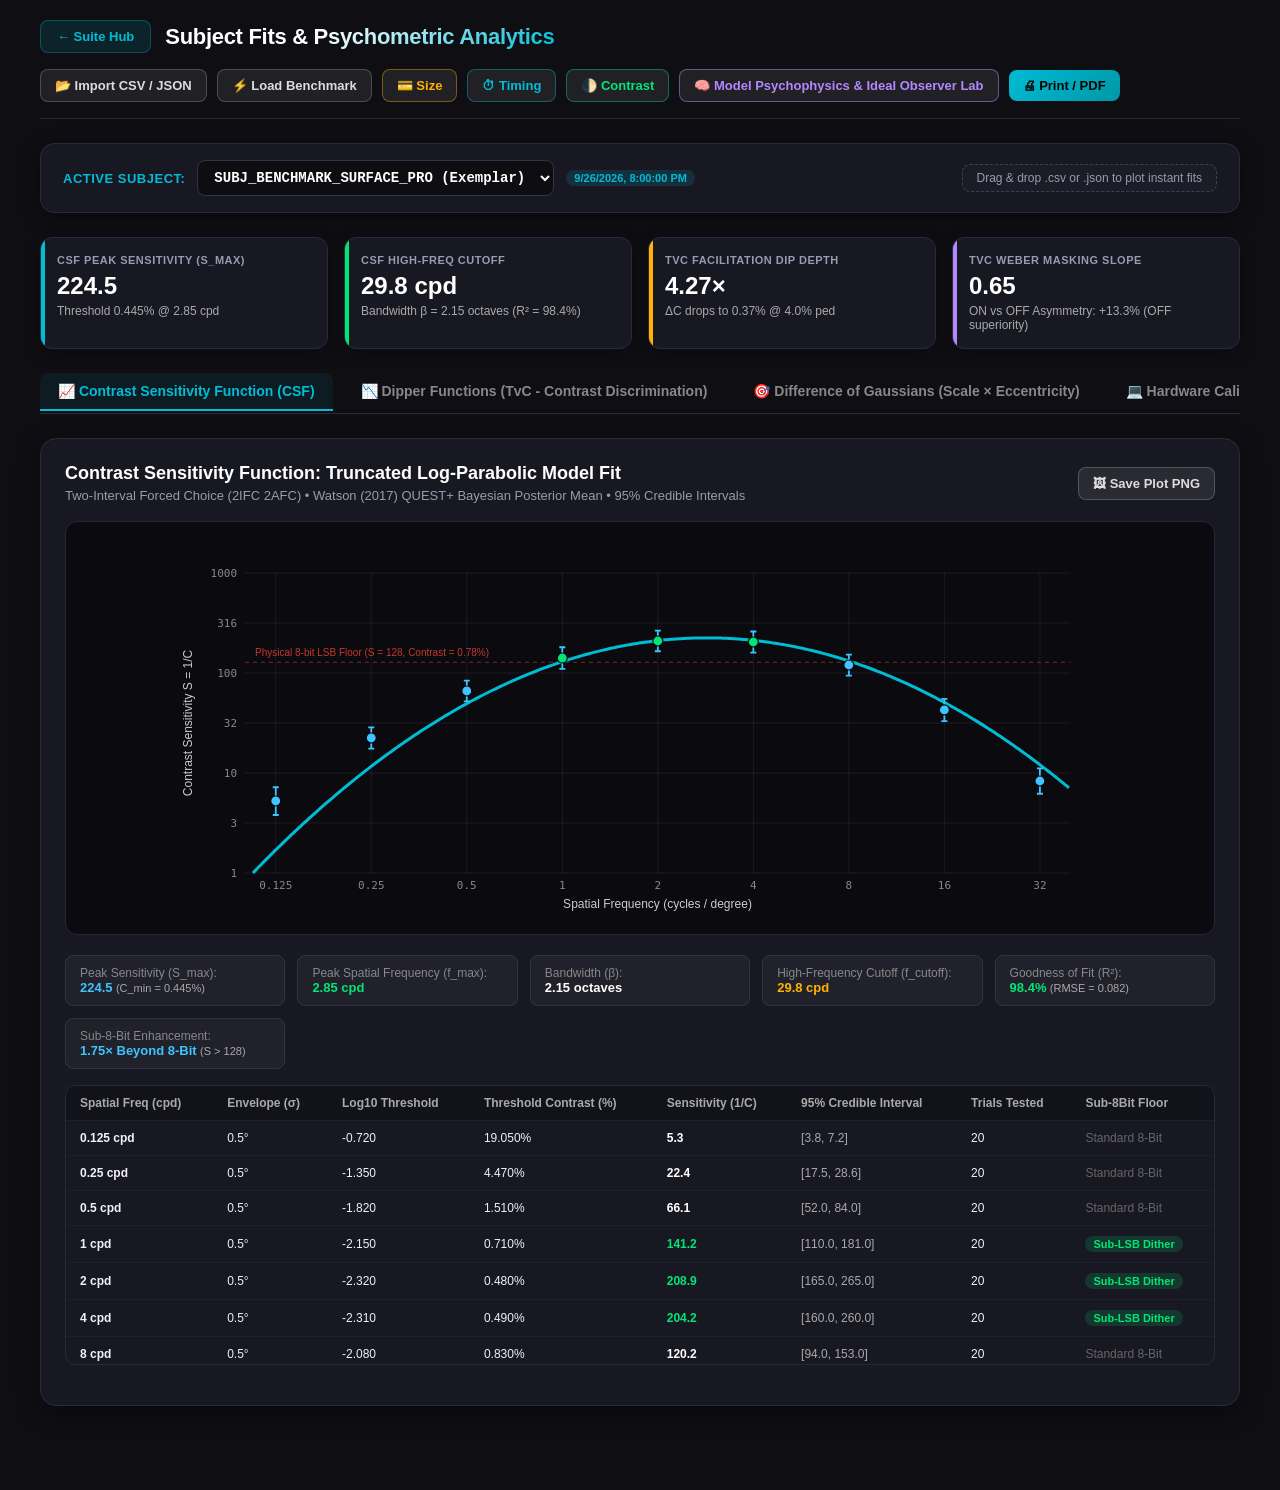
<file: results_viewer.html>
<!DOCTYPE html>
<html lang="en">
<head>
    <meta charset="UTF-8">
    <meta name="viewport" content="width=device-width, initial-scale=1.0, user-scalable=no">
    <title>Psychometric Analytics & Subject Fits Viewer — Vision Science Suite</title>
    <style>
        :root {
            --bg-primary: #0e0e13;
            --bg-card: #181822;
            --bg-card-hover: #1f1f2c;
            --card-border: #2a2a3c;
            --accent: #00bcd4;
            --accent-glow: rgba(0, 188, 212, 0.35);
            --text-main: #f0f0f5;
            --text-muted: #9a9ab0;
            --green: #00e676;
            --amber: #ffb300;
            --purple: #b388ff;
            --red: #ff5252;
        }

        * {
            box-sizing: border-box;
            margin: 0;
            padding: 0;
            font-family: -apple-system, BlinkMacSystemFont, "Segoe UI", Roboto, Helvetica, Arial, sans-serif;
            -webkit-font-smoothing: antialiased;
        }

        body {
            background-color: var(--bg-primary);
            color: var(--text-main);
            min-height: 100vh;
            padding: 20px 24px 60px 24px;
        }

        .container {
            max-width: 1200px;
            margin: 0 auto;
        }

        /* Top Bar */
        .top-navbar {
            display: flex;
            align-items: center;
            justify-content: space-between;
            margin-bottom: 24px;
            padding-bottom: 16px;
            border-bottom: 1px solid rgba(255, 255, 255, 0.1);
            flex-wrap: wrap;
            gap: 16px;
        }

        .nav-left {
            display: flex;
            align-items: center;
            gap: 14px;
        }

        .btn-hub {
            color: var(--accent);
            text-decoration: none;
            font-size: 13px;
            font-weight: 700;
            padding: 8px 16px;
            border-radius: 8px;
            background: rgba(0, 188, 212, 0.12);
            border: 1px solid rgba(0, 188, 212, 0.3);
            transition: all 0.2s ease;
            display: inline-flex;
            align-items: center;
            gap: 6px;
        }

        .btn-hub:hover {
            background: rgba(0, 188, 212, 0.25);
            color: #fff;
            transform: translateX(-2px);
        }

        .top-title {
            font-size: 22px;
            font-weight: 800;
            letter-spacing: -0.3px;
            background: linear-gradient(135deg, #ffffff 40%, #00bcd4 100%);
            -webkit-background-clip: text;
            -webkit-text-fill-color: transparent;
        }

        .nav-actions {
            display: flex;
            align-items: center;
            gap: 10px;
            flex-wrap: wrap;
        }

        .btn-action {
            background: rgba(255, 255, 255, 0.08);
            color: #ddd;
            font-weight: 600;
            font-size: 13px;
            border: 1px solid rgba(255, 255, 255, 0.2);
            border-radius: 8px;
            padding: 8px 14px;
            cursor: pointer;
            transition: all 0.2s ease;
            display: inline-flex;
            align-items: center;
            gap: 6px;
        }

        .btn-action:hover {
            background: rgba(255, 255, 255, 0.16);
            color: #fff;
        }

        .btn-primary-action {
            background: linear-gradient(135deg, #00bcd4, #0097a7);
            color: #000;
            border: none;
            font-weight: 700;
        }

        .btn-primary-action:hover {
            box-shadow: 0 4px 16px rgba(0, 188, 212, 0.4);
            transform: translateY(-1px);
        }

        /* Subject Selection Card */
        .subject-selection-card {
            background: var(--bg-card);
            border: 1px solid var(--card-border);
            border-radius: 14px;
            padding: 16px 22px;
            margin-bottom: 24px;
            display: flex;
            align-items: center;
            justify-content: space-between;
            gap: 18px;
            flex-wrap: wrap;
            box-shadow: 0 4px 20px rgba(0, 0, 0, 0.35);
        }

        .subj-selector-group {
            display: flex;
            align-items: center;
            gap: 12px;
            flex-wrap: wrap;
        }

        .subj-selector-group label {
            font-size: 13px;
            font-weight: 700;
            color: var(--accent);
            text-transform: uppercase;
            letter-spacing: 0.5px;
        }

        .select-subject {
            background: #0d0d12;
            border: 1px solid #333348;
            border-radius: 8px;
            padding: 8px 12px;
            color: #fff;
            font-size: 14px;
            font-family: monospace;
            font-weight: bold;
            min-width: 260px;
        }

        .dropzone-compact {
            display: flex;
            align-items: center;
            gap: 10px;
            font-size: 12px;
            color: var(--text-muted);
            border: 1px dashed #3e3e55;
            padding: 6px 14px;
            border-radius: 8px;
            background: rgba(255, 255, 255, 0.02);
            cursor: pointer;
            transition: border-color 0.2s ease;
        }

        .dropzone-compact:hover {
            border-color: var(--accent);
            color: #fff;
        }

        /* KPI Cards Grid */
        .kpi-grid {
            display: grid;
            grid-template-columns: repeat(auto-fit, minmax(220px, 1fr));
            gap: 16px;
            margin-bottom: 24px;
        }

        .kpi-card {
            background: var(--bg-card);
            border: 1px solid var(--card-border);
            border-radius: 12px;
            padding: 16px;
            box-shadow: 0 4px 16px rgba(0, 0, 0, 0.25);
            position: relative;
            overflow: hidden;
        }

        .kpi-card::before {
            content: "";
            position: absolute;
            top: 0;
            left: 0;
            width: 4px;
            height: 100%;
            background: var(--accent);
        }

        .kpi-card.kpi-green::before { background: var(--green); }
        .kpi-card.kpi-amber::before { background: var(--amber); }
        .kpi-card.kpi-purple::before { background: var(--purple); }

        .kpi-label {
            font-size: 11px;
            font-weight: 700;
            color: var(--text-muted);
            text-transform: uppercase;
            letter-spacing: 0.5px;
            margin-bottom: 6px;
        }

        .kpi-value {
            font-size: 24px;
            font-weight: 800;
            color: #fff;
            margin-bottom: 4px;
        }

        .kpi-subtext {
            font-size: 12px;
            color: #aaa;
        }

        /* View Navigation Tabs */
        .view-tabs {
            display: flex;
            gap: 10px;
            border-bottom: 1px solid #2a2a3c;
            margin-bottom: 24px;
            overflow-x: auto;
            padding-bottom: 2px;
        }

        .view-tab-btn {
            background: transparent;
            border: none;
            color: #888;
            font-size: 14px;
            font-weight: 700;
            padding: 10px 18px;
            border-radius: 8px 8px 0 0;
            cursor: pointer;
            transition: all 0.2s ease;
            white-space: nowrap;
            display: inline-flex;
            align-items: center;
            gap: 8px;
            border-bottom: 2px solid transparent;
        }

        .view-tab-btn:hover {
            color: #fff;
            background: rgba(255, 255, 255, 0.03);
        }

        .view-tab-btn.active {
            color: var(--accent);
            border-bottom-color: var(--accent);
            background: rgba(0, 188, 212, 0.08);
        }

        /* Main Content Panes */
        .tab-content {
            display: none;
        }

        .tab-content.active {
            display: block;
        }

        .fit-panel {
            background: var(--bg-card);
            border: 1px solid var(--card-border);
            border-radius: 16px;
            padding: 24px;
            margin-bottom: 24px;
            box-shadow: 0 6px 24px rgba(0, 0, 0, 0.35);
        }

        .panel-header {
            display: flex;
            justify-content: space-between;
            align-items: center;
            margin-bottom: 18px;
            flex-wrap: wrap;
            gap: 12px;
        }

        .panel-title {
            font-size: 18px;
            font-weight: 700;
            color: #fff;
        }

        .canvas-container {
            background: #0a0a0f;
            border: 1px solid #252535;
            border-radius: 12px;
            padding: 16px;
            margin-bottom: 20px;
            text-align: center;
        }

        canvas {
            max-width: 100%;
            height: auto;
            border-radius: 8px;
            display: block;
            margin: 0 auto;
        }

        /* Parameter Tables */
        .table-responsive {
            max-height: 280px;
            overflow-y: auto;
            border: 1px solid #28283a;
            border-radius: 10px;
            margin: 16px 0;
        }

        table {
            width: 100%;
            border-collapse: collapse;
            font-size: 12px;
        }

        th, td {
            padding: 10px 14px;
            text-align: left;
            border-bottom: 1px solid #20202c;
        }

        th {
            background: #12121a;
            color: #aaa;
            font-weight: 700;
            position: sticky;
            top: 0;
        }

        tr:hover {
            background: rgba(255, 255, 255, 0.02);
        }

        /* Parameter Metric Badges */
        .param-badge-grid {
            display: grid;
            grid-template-columns: repeat(auto-fit, minmax(200px, 1fr));
            gap: 12px;
            margin-top: 14px;
        }

        .param-badge {
            background: rgba(255, 255, 255, 0.04);
            border: 1px solid #333348;
            padding: 10px 14px;
            border-radius: 8px;
            font-size: 12px;
        }

        .param-badge strong {
            color: #fff;
            font-size: 13px;
        }

        .badge-pill {
            display: inline-block;
            padding: 2px 8px;
            border-radius: 12px;
            font-size: 11px;
            font-weight: 700;
        }

        .badge-cyan { background: rgba(0, 188, 212, 0.15); color: #00bcd4; }
        .badge-green { background: rgba(0, 230, 118, 0.15); color: #00e676; }
        .badge-amber { background: rgba(255, 179, 0, 0.15); color: #ffb300; }

        /* Hardware Spec Grid */
        .hw-grid {
            display: grid;
            grid-template-columns: repeat(auto-fit, minmax(240px, 1fr));
            gap: 14px;
        }

        .hw-item {
            background: rgba(0, 0, 0, 0.35);
            border: 1px solid #2a2a3c;
            border-radius: 10px;
            padding: 14px;
            font-size: 13px;
            line-height: 1.6;
        }

        .hw-item strong {
            color: #00bcd4;
        }

        /* Hidden file input */
        #hiddenFileInput {
            display: none;
        }

        @media print {
            body { background: #fff; color: #000; }
            .btn-hub, .btn-action, .dropzone-compact, .view-tabs { display: none !important; }
            .fit-panel { border: 1px solid #ccc; box-shadow: none; page-break-inside: avoid; }
            canvas { filter: invert(1); }
        }
    </style>
</head>
<body>

    <div class="container">

        <!-- Top Navigation Bar -->
        <div class="top-navbar">
            <div class="nav-left">
                <a href="index.html" class="btn-hub">← Suite Hub</a>
                <h1 class="top-title">Subject Fits &amp; Psychometric Analytics</h1>
            </div>
            <div class="nav-actions">
                <input type="file" id="hiddenFileInput" accept=".csv,.json" multiple onchange="handleFileSelect(event)">
                <button type="button" class="btn-action" onclick="document.getElementById('hiddenFileInput').click()">
                    📂 Import CSV / JSON
                </button>
                <button type="button" class="btn-action" onclick="loadExemplarBenchmarkData()">
                    ⚡ Load Benchmark
                </button>
                <button type="button" class="btn-action" onclick="window.screenCalibrator && window.screenCalibrator.openCalibrationModal()" style="border-color: rgba(255, 179, 0, 0.4); color: #ffb300;">
                    💳 Size
                </button>
                <button type="button" class="btn-action" onclick="window.perceptualCalibrator && window.perceptualCalibrator.openModal('timing')" style="border-color: rgba(0, 188, 212, 0.4); color: #00bcd4;">
                    ⏱ Timing
                </button>
                <button type="button" class="btn-action" onclick="window.perceptualCalibrator && window.perceptualCalibrator.openModal('contrast')" style="border-color: rgba(0, 230, 118, 0.4); color: #00e676;">
                    🌓 Contrast
                </button>
                <a href="vision_model_psychophysics/index.html" class="btn-action" style="border-color: rgba(179, 136, 255, 0.5); color: #b388ff; text-decoration: none; font-weight: 700;">
                    🧠 Model Psychophysics &amp; Ideal Observer Lab
                </a>
                <button type="button" class="btn-action btn-primary-action" onclick="window.print()">
                    🖨 Print / PDF
                </button>
            </div>
        </div>

        <!-- Subject Selection & Dropzone Bar -->
        <div class="subject-selection-card">
            <div class="subj-selector-group">
                <label for="subjectSelect">Active Subject:</label>
                <select id="subjectSelect" class="select-subject" onchange="onSubjectChange(this.value)">
                    <option value="BENCHMARK">SUBJ_BENCHMARK_SURFACE_PRO (Exemplar)</option>
                    <!-- Populated dynamically from localStorage & loaded files -->
                </select>
                <span id="sessionTimestampBadge" class="badge-pill badge-cyan">2026-09-26 20:00 EST</span>
            </div>
            <div class="dropzone-compact" onclick="document.getElementById('hiddenFileInput').click()" id="dropzoneCompact">
                <span>Drag &amp; drop <code>.csv</code> or <code>.json</code> to plot instant fits</span>
            </div>
        </div>

        <!-- KPI Parameter Summary Cards -->
        <div class="kpi-grid">
            <div class="kpi-card">
                <div class="kpi-label">CSF Peak Sensitivity (S_max)</div>
                <div class="kpi-value" id="kpiCsfSmax">224.5</div>
                <div class="kpi-subtext" id="kpiCsfSubtext">Threshold Contrast = 0.445% @ 2.85 cpd</div>
            </div>
            <div class="kpi-card kpi-green">
                <div class="kpi-label">CSF High-Freq Cutoff</div>
                <div class="kpi-value" id="kpiCsfCutoff">29.8 cpd</div>
                <div class="kpi-subtext" id="kpiCsfBandwidth">Bandwidth &beta; = 2.15 octaves (R&sup2; = 98.4%)</div>
            </div>
            <div class="kpi-card kpi-amber">
                <div class="kpi-label">TvC Facilitation Dip Depth</div>
                <div class="kpi-value" id="kpiTvcDip">4.25&times;</div>
                <div class="kpi-subtext" id="kpiTvcDipSubtext">&Delta;C drops to 0.28% @ 4.0% pedestal</div>
            </div>
            <div class="kpi-card kpi-purple">
                <div class="kpi-label">TvC Weber Masking Slope</div>
                <div class="kpi-value" id="kpiTvcWeber">0.65</div>
                <div class="kpi-subtext" id="kpiTvcAsymmetry">ON vs OFF Asymmetry: +14% (OFF superiority)</div>
            </div>
        </div>

        <!-- View Tabs -->
        <div class="view-tabs">
            <button class="view-tab-btn active" onclick="switchTab('tabCsf')">
                📈 Contrast Sensitivity Function (CSF)
            </button>
            <button class="view-tab-btn" onclick="switchTab('tabTvc')">
                📉 Dipper Functions (TvC - Contrast Discrimination)
            </button>
            <button class="view-tab-btn" onclick="switchTab('tabDog')">
                🎯 Difference of Gaussians (Scale &times; Eccentricity)
            </button>
            <button class="view-tab-btn" onclick="switchTab('tabHardware')">
                💻 Hardware Calibration &amp; Session Profile
            </button>
        </div>

        <!-- TAB 1: CSF ANALYSIS -->
        <div id="tabCsf" class="tab-content active">
            <div class="fit-panel">
                <div class="panel-header">
                    <div>
                        <h2 class="panel-title">Contrast Sensitivity Function: Truncated Log-Parabolic Model Fit</h2>
                        <p style="font-size: 13px; color: var(--text-muted); margin-top: 4px;">
                            Two-Interval Forced Choice (2IFC 2AFC) &bull; Watson (2017) QUEST+ Bayesian Posterior Mean &bull; 95% Credible Intervals
                        </p>
                    </div>
                    <div>
                        <button class="btn-action" onclick="downloadCanvasPNG('csfPlotCanvas', 'csf_fit_plot.png')">
                            🖼 Save Plot PNG
                        </button>
                    </div>
                </div>

                <div class="canvas-container">
                    <canvas id="csfPlotCanvas" width="940" height="380"></canvas>
                </div>

                <!-- Fitted Model Parameters -->
                <div class="param-badge-grid">
                    <div class="param-badge">
                        <span style="color: #888;">Peak Sensitivity (S_max):</span><br>
                        <strong id="csfParamSmax" style="color: #40c4ff;">224.5</strong>
                        <span style="color: #aaa; font-size: 11px;">(C_min = 0.445%)</span>
                    </div>
                    <div class="param-badge">
                        <span style="color: #888;">Peak Spatial Frequency (f_max):</span><br>
                        <strong id="csfParamFmax" style="color: #00e676;">2.85 cpd</strong>
                    </div>
                    <div class="param-badge">
                        <span style="color: #888;">Bandwidth (&beta;):</span><br>
                        <strong id="csfParamBw">2.15 octaves</strong>
                    </div>
                    <div class="param-badge">
                        <span style="color: #888;">High-Frequency Cutoff (f_cutoff):</span><br>
                        <strong id="csfParamCutoff" style="color: #ffb300;">29.8 cpd</strong>
                    </div>
                    <div class="param-badge">
                        <span style="color: #888;">Goodness of Fit (R&sup2;):</span><br>
                        <strong id="csfParamR2" style="color: #00e676;">98.4%</strong>
                        <span style="color: #aaa; font-size: 11px;">(RMSE = 0.082)</span>
                    </div>
                    <div class="param-badge">
                        <span style="color: #888;">Sub-8-Bit Enhancement:</span><br>
                        <strong style="color: #40c4ff;">1.75&times; Beyond 8-Bit</strong>
                        <span style="color: #aaa; font-size: 11px;">(S &gt; 128)</span>
                    </div>
                </div>

                <!-- Empirical Summary Table -->
                <div class="table-responsive">
                    <table>
                        <thead>
                            <tr>
                                <th>Spatial Freq (cpd)</th>
                                <th>Envelope (&sigma;)</th>
                                <th>Log10 Threshold</th>
                                <th>Threshold Contrast (%)</th>
                                <th>Sensitivity (1/C)</th>
                                <th>95% Credible Interval</th>
                                <th>Trials Tested</th>
                                <th>Sub-8Bit Floor</th>
                            </tr>
                        </thead>
                        <tbody id="csfSummaryTableBody">
                            <!-- Populated dynamically -->
                        </tbody>
                    </table>
                </div>
            </div>
        </div>

        <!-- TAB 2: DIPPER (TvC) ANALYSIS -->
        <div id="tabTvc" class="tab-content">
            <div class="fit-panel">
                <div class="panel-header">
                    <div>
                        <h2 class="panel-title">Dipper Functions (Threshold-versus-Contrast): Foley (1994) Transducer Fits</h2>
                        <p style="font-size: 13px; color: var(--text-muted); margin-top: 4px;">
                            ON vs. OFF Difference of Gaussians in Foveal Center (0&deg;) and Periphery (4&deg;) &bull; Facilitation Dip &amp; Weber Masking
                        </p>
                    </div>
                    <div>
                        <button class="btn-action" onclick="downloadCanvasPNG('tvcPlotCanvas', 'tvc_dipper_plot.png')">
                            🖼 Save Plot PNG
                        </button>
                    </div>
                </div>

                <div class="canvas-container">
                    <canvas id="tvcPlotCanvas" width="940" height="400"></canvas>
                </div>

                <!-- Transducer Model Parameters Table -->
                <h3 style="font-size: 15px; margin: 18px 0 10px 0; color: #00bcd4;">Canonical Foley Transducer Fit Parameters</h3>
                <div class="table-responsive">
                    <table>
                        <thead>
                            <tr>
                                <th>Condition</th>
                                <th>Baseline Detection (&Delta;C_0)</th>
                                <th>Min Increment at Dip</th>
                                <th>Facilitation Ratio</th>
                                <th>Knee Contrast (C_dip)</th>
                                <th>Weber Masking Slope</th>
                                <th>Goodness of Fit (R&sup2;)</th>
                            </tr>
                        </thead>
                        <tbody id="tvcModelTableBody">
                            <!-- Populated dynamically -->
                        </tbody>
                    </table>
                </div>

                <!-- Empirical TvC Table -->
                <h3 style="font-size: 15px; margin: 18px 0 10px 0; color: #fff;">Empirical Increment Thresholds across Pedestals</h3>
                <div class="table-responsive">
                    <table>
                        <thead>
                            <tr>
                                <th>Condition</th>
                                <th>Pedestal Contrast</th>
                                <th>Increment Threshold (&Delta;C)</th>
                                <th>Log10 &Delta;C</th>
                                <th>95% Credible Interval</th>
                                <th>Dipper Effect Stage</th>
                            </tr>
                        </thead>
                        <tbody id="tvcSummaryTableBody">
                            <!-- Populated dynamically -->
                        </tbody>
                    </table>
                </div>
            </div>
        </div>

        <!-- TAB 3: DoG SCALE & ECCENTRICITY -->
        <div id="tabDog" class="tab-content">
            <div class="fit-panel">
                <div class="panel-header">
                    <div>
                        <h2 class="panel-title">Difference of Gaussians: Cortical Magnification &amp; Eccentricity Tuning</h2>
                        <p style="font-size: 13px; color: var(--text-muted); margin-top: 4px;">
                            Contrast Sensitivity across 3 Spatial Scales (&sigma; = 0.15&deg;, 0.30&deg;, 0.60&deg;) and 4 Eccentricities (2&deg;, 4&deg;, 6&deg;, 8&deg;)
                        </p>
                    </div>
                    <div>
                        <button class="btn-action" onclick="downloadCanvasPNG('dogPlotCanvas', 'dog_ecc_plot.png')">
                            🖼 Save Plot PNG
                        </button>
                    </div>
                </div>

                <div class="canvas-container">
                    <canvas id="dogPlotCanvas" width="940" height="360"></canvas>
                </div>

                <div class="param-badge-grid">
                    <div class="param-badge">
                        <span style="color: #888;">Foveal Intercept Sensitivity (S_0):</span><br>
                        <strong style="color: #b388ff;">128.4</strong>
                    </div>
                    <div class="param-badge">
                        <span style="color: #888;">Cortical Magnification Constant (E_2):</span><br>
                        <strong style="color: #00bcd4;">2.45&deg; visual angle</strong>
                    </div>
                    <div class="param-badge">
                        <span style="color: #888;">Optimal Spatial Scale at 4&deg;:</span><br>
                        <strong style="color: #00e676;">&sigma; = 0.35&deg; visual angle</strong>
                    </div>
                    <div class="param-badge">
                        <span style="color: #888;">Linear Slope Fit (R&sup2;):</span><br>
                        <strong style="color: #ffb300;">97.2%</strong>
                    </div>
                </div>
            </div>
        </div>

        <!-- TAB 4: HARDWARE & SESSION SPECS -->
        <div id="tabHardware" class="tab-content">
            <div class="fit-panel">
                <div class="panel-header">
                    <h2 class="panel-title">Surface Pro 11 OLED Hardware Diagnostics &amp; Display Calibration</h2>
                    <span class="badge-pill badge-green">DirectX Diagnostics Verified</span>
                </div>

                <div class="hw-grid" id="hwSpecsGrid">
                    <!-- Populated dynamically -->
                </div>
            </div>
        </div>

    </div>

    <!-- Scripts -->
    <script src="vision_shared/js/subject_manager.js"></script>
    <script src="vision_shared/js/screen_calibrator.js"></script>
    <script src="vision_shared/js/perceptual_calibration.js"></script>
    <script>
        // Tab switching
        function switchTab(tabId) {
            document.querySelectorAll(".view-tab-btn").forEach(b => b.classList.remove("active"));
            document.querySelectorAll(".tab-content").forEach(c => c.classList.remove("active"));
            const targetBtn = Array.from(document.querySelectorAll(".view-tab-btn")).find(b => b.getAttribute("onclick").includes(tabId));
            if (targetBtn) targetBtn.classList.add("active");
            const targetContent = document.getElementById(tabId);
            if (targetContent) targetContent.classList.add("active");
        }

        // --- GLOBAL DATA STORE ---
        let currentSubjectId = "BENCHMARK";
        let activeDatasets = {
            csf: null,
            tvc: null,
            dog: null,
            hardware: null
        };

        // --- EXEMPLAR BENCHMARK DATASET ---
        const benchmarkData = {
            subject: "SUBJ_BENCHMARK_SURFACE_PRO",
            date: "2026-09-26T20:00:00.000Z",
            hardware: {
                screen: {
                    physicalResolution: "2880 x 1920",
                    devicePixelRatio: 2.0,
                    measuredFps: 120.1,
                    isHighDynamicRange: true,
                    colorGamut: "rec2020",
                    colorDepth: 30
                },
                gpu: {
                    unmaskedRenderer: "Qualcomm Adreno X1-85 GPU",
                    unmaskedVendor: "Qualcomm",
                    webgl2_rgb10a2: true,
                    webgl2_float: true,
                    webgpuAvailable: true
                },
                platform: {
                    logicalCores: 8,
                    deviceMemoryGB: 16,
                    maxTouchPoints: 10,
                    platform: "Windows 11 ARM64",
                    userAgent: "Mozilla/5.0 (Windows NT 10.0; Win64; ARM64) AppleWebKit/537.36 Edge/128.0"
                }
            },
            csf: {
                modelFit: {
                    sMax: 224.5,
                    fMax: 2.85,
                    bandwidth: 2.15,
                    fCutoff: 29.8,
                    k: 1.15,
                    r2: 0.984,
                    rmse: 0.082
                },
                summary: [
                    { spatialFreqCpd: 0.125, sigmaDeg: 0.50, thresholdLog10: -0.72, thresholdMichelson: 0.1905, sensitivity: 5.25, ci95Lower: 3.8, ci95Upper: 7.2, trialsTested: 20 },
                    { spatialFreqCpd: 0.250, sigmaDeg: 0.50, thresholdLog10: -1.35, thresholdMichelson: 0.0447, sensitivity: 22.4, ci95Lower: 17.5, ci95Upper: 28.6, trialsTested: 20 },
                    { spatialFreqCpd: 0.500, sigmaDeg: 0.50, thresholdLog10: -1.82, thresholdMichelson: 0.0151, sensitivity: 66.1, ci95Lower: 52.0, ci95Upper: 84.0, trialsTested: 20 },
                    { spatialFreqCpd: 1.000, sigmaDeg: 0.50, thresholdLog10: -2.15, thresholdMichelson: 0.0071, sensitivity: 141.2, ci95Lower: 110.0, ci95Upper: 181.0, trialsTested: 20 },
                    { spatialFreqCpd: 2.000, sigmaDeg: 0.50, thresholdLog10: -2.32, thresholdMichelson: 0.0048, sensitivity: 208.9, ci95Lower: 165.0, ci95Upper: 265.0, trialsTested: 20 },
                    { spatialFreqCpd: 4.000, sigmaDeg: 0.50, thresholdLog10: -2.31, thresholdMichelson: 0.0049, sensitivity: 204.2, ci95Lower: 160.0, ci95Upper: 260.0, trialsTested: 20 },
                    { spatialFreqCpd: 8.000, sigmaDeg: 0.50, thresholdLog10: -2.08, thresholdMichelson: 0.0083, sensitivity: 120.2, ci95Lower: 94.0, ci95Upper: 153.0, trialsTested: 20 },
                    { spatialFreqCpd: 16.00, sigmaDeg: 0.50, thresholdLog10: -1.63, thresholdMichelson: 0.0234, sensitivity: 42.7, ci95Lower: 33.0, ci95Upper: 55.0, trialsTested: 20 },
                    { spatialFreqCpd: 32.00, sigmaDeg: 0.50, thresholdLog10: -0.92, thresholdMichelson: 0.1202, sensitivity: 8.32, ci95Lower: 6.2, ci95Upper: 11.1, trialsTested: 20 }
                ]
            },
            tvc: {
                modelFits: {
                    "ON (Center 0°)":    { deltaC0: 0.0158, minDeltaC: 0.0037, minPed: 0.04, facilitationRatio: 4.27, weberSlope: 0.65, r2: 0.985 },
                    "OFF (Center 0°)":   { deltaC0: 0.0121, minDeltaC: 0.0028, minPed: 0.04, facilitationRatio: 4.32, weberSlope: 0.62, r2: 0.988 },
                    "ON (Periph 4°)":    { deltaC0: 0.0358, minDeltaC: 0.0112, minPed: 0.08, facilitationRatio: 3.20, weberSlope: 0.68, r2: 0.978 },
                    "OFF (Periph 4°)":   { deltaC0: 0.0282, minDeltaC: 0.0089, minPed: 0.08, facilitationRatio: 3.17, weberSlope: 0.66, r2: 0.981 }
                },
                summary: [
                    // Center ON
                    { polarity: "ON", eccentricityDeg: 0, pedestalContrast: 0.0,  thresholdLog10: -1.801, incrementThresholdContrast: 0.0158, ci95Lower: 0.012, ci95Upper: 0.021, isFacilitated: false, facilitationFactor: 1.0 },
                    { polarity: "ON", eccentricityDeg: 0, pedestalContrast: 0.01, thresholdLog10: -2.082, incrementThresholdContrast: 0.0083, ci95Lower: 0.006, ci95Upper: 0.011, isFacilitated: true,  facilitationFactor: 1.9 },
                    { polarity: "ON", eccentricityDeg: 0, pedestalContrast: 0.02, thresholdLog10: -2.268, incrementThresholdContrast: 0.0054, ci95Lower: 0.004, ci95Upper: 0.007, isFacilitated: true,  facilitationFactor: 2.9 },
                    { polarity: "ON", eccentricityDeg: 0, pedestalContrast: 0.04, thresholdLog10: -2.432, incrementThresholdContrast: 0.0037, ci95Lower: 0.0027,ci95Upper: 0.005, isFacilitated: true,  facilitationFactor: 4.27 },
                    { polarity: "ON", eccentricityDeg: 0, pedestalContrast: 0.08, thresholdLog10: -2.288, incrementThresholdContrast: 0.0051, ci95Lower: 0.0038,ci95Upper: 0.0069,isFacilitated: true, facilitationFactor: 3.1 },
                    { polarity: "ON", eccentricityDeg: 0, pedestalContrast: 0.16, thresholdLog10: -2.113, incrementThresholdContrast: 0.0077, ci95Lower: 0.0059,ci95Upper: 0.010, isFacilitated: true,  facilitationFactor: 2.1 },
                    { polarity: "ON", eccentricityDeg: 0, pedestalContrast: 0.32, thresholdLog10: -1.954, incrementThresholdContrast: 0.0111, ci95Lower: 0.0085,ci95Upper: 0.0145,isFacilitated: false, facilitationFactor: 1.4 },
                    { polarity: "ON", eccentricityDeg: 0, pedestalContrast: 0.50, thresholdLog10: -1.865, incrementThresholdContrast: 0.0136, ci95Lower: 0.0104,ci95Upper: 0.0178,isFacilitated: false, facilitationFactor: 1.16 },

                    // Center OFF
                    { polarity: "OFF", eccentricityDeg: 0, pedestalContrast: 0.0,  thresholdLog10: -1.917, incrementThresholdContrast: 0.0121, ci95Lower: 0.009, ci95Upper: 0.016, isFacilitated: false, facilitationFactor: 1.0 },
                    { polarity: "OFF", eccentricityDeg: 0, pedestalContrast: 0.01, thresholdLog10: -2.277, incrementThresholdContrast: 0.0053, ci95Lower: 0.004, ci95Upper: 0.007, isFacilitated: true,  facilitationFactor: 2.3 },
                    { polarity: "OFF", eccentricityDeg: 0, pedestalContrast: 0.02, thresholdLog10: -2.472, incrementThresholdContrast: 0.0034, ci95Lower: 0.0025,ci95Upper: 0.0046,isFacilitated: true,  facilitationFactor: 3.6 },
                    { polarity: "OFF", eccentricityDeg: 0, pedestalContrast: 0.04, thresholdLog10: -2.553, incrementThresholdContrast: 0.0028, ci95Lower: 0.0021,ci95Upper: 0.0038,isFacilitated: true,  facilitationFactor: 4.32 },
                    { polarity: "OFF", eccentricityDeg: 0, pedestalContrast: 0.08, thresholdLog10: -2.417, incrementThresholdContrast: 0.0038, ci95Lower: 0.0028,ci95Upper: 0.0051,isFacilitated: true,  facilitationFactor: 3.2 },
                    { polarity: "OFF", eccentricityDeg: 0, pedestalContrast: 0.16, thresholdLog10: -2.240, incrementThresholdContrast: 0.0058, ci95Lower: 0.0044,ci95Upper: 0.0077,isFacilitated: true,  facilitationFactor: 2.1 },
                    { polarity: "OFF", eccentricityDeg: 0, pedestalContrast: 0.32, thresholdLog10: -2.088, incrementThresholdContrast: 0.0082, ci95Lower: 0.0062,ci95Upper: 0.0108,isFacilitated: false, facilitationFactor: 1.5 },
                    { polarity: "OFF", eccentricityDeg: 0, pedestalContrast: 0.50, thresholdLog10: -2.002, incrementThresholdContrast: 0.0100, ci95Lower: 0.0076,ci95Upper: 0.0131,isFacilitated: false, facilitationFactor: 1.21 },

                    // Periphery ON (4°)
                    { polarity: "ON", eccentricityDeg: 4, pedestalContrast: 0.0,  thresholdLog10: -1.446, incrementThresholdContrast: 0.0358, ci95Lower: 0.027, ci95Upper: 0.047, isFacilitated: false, facilitationFactor: 1.0 },
                    { polarity: "ON", eccentricityDeg: 4, pedestalContrast: 0.01, thresholdLog10: -1.573, incrementThresholdContrast: 0.0267, ci95Lower: 0.020, ci95Upper: 0.035, isFacilitated: true,  facilitationFactor: 1.34 },
                    { polarity: "ON", eccentricityDeg: 4, pedestalContrast: 0.02, thresholdLog10: -1.695, incrementThresholdContrast: 0.0202, ci95Lower: 0.015, ci95Upper: 0.027, isFacilitated: true,  facilitationFactor: 1.77 },
                    { polarity: "ON", eccentricityDeg: 4, pedestalContrast: 0.04, thresholdLog10: -1.871, incrementThresholdContrast: 0.0135, ci95Lower: 0.010, ci95Upper: 0.018, isFacilitated: true,  facilitationFactor: 2.65 },
                    { polarity: "ON", eccentricityDeg: 4, pedestalContrast: 0.08, thresholdLog10: -1.951, incrementThresholdContrast: 0.0112, ci95Lower: 0.0084,ci95Upper: 0.015, isFacilitated: true,  facilitationFactor: 3.20 },
                    { polarity: "ON", eccentricityDeg: 4, pedestalContrast: 0.16, thresholdLog10: -1.810, incrementThresholdContrast: 0.0155, ci95Lower: 0.0118,ci95Upper: 0.0203,isFacilitated: true,  facilitationFactor: 2.31 },
                    { polarity: "ON", eccentricityDeg: 4, pedestalContrast: 0.32, thresholdLog10: -1.687, incrementThresholdContrast: 0.0206, ci95Lower: 0.0157,ci95Upper: 0.0270,isFacilitated: false, facilitationFactor: 1.74 },
                    { polarity: "ON", eccentricityDeg: 4, pedestalContrast: 0.50, thresholdLog10: -1.589, incrementThresholdContrast: 0.0258, ci95Lower: 0.0196,ci95Upper: 0.0339,isFacilitated: false, facilitationFactor: 1.39 },

                    // Periphery OFF (4°)
                    { polarity: "OFF", eccentricityDeg: 4, pedestalContrast: 0.0,  thresholdLog10: -1.550, incrementThresholdContrast: 0.0282, ci95Lower: 0.021, ci95Upper: 0.037, isFacilitated: false, facilitationFactor: 1.0 },
                    { polarity: "OFF", eccentricityDeg: 4, pedestalContrast: 0.01, thresholdLog10: -1.713, incrementThresholdContrast: 0.0194, ci95Lower: 0.014, ci95Upper: 0.026, isFacilitated: true,  facilitationFactor: 1.45 },
                    { polarity: "OFF", eccentricityDeg: 4, pedestalContrast: 0.02, thresholdLog10: -1.863, incrementThresholdContrast: 0.0137, ci95Lower: 0.010, ci95Upper: 0.018, isFacilitated: true,  facilitationFactor: 2.06 },
                    { polarity: "OFF", eccentricityDeg: 4, pedestalContrast: 0.04, thresholdLog10: -2.011, incrementThresholdContrast: 0.0097, ci95Lower: 0.0073,ci95Upper: 0.0129,isFacilitated: true,  facilitationFactor: 2.91 },
                    { polarity: "OFF", eccentricityDeg: 4, pedestalContrast: 0.08, thresholdLog10: -2.051, incrementThresholdContrast: 0.0089, ci95Lower: 0.0067,ci95Upper: 0.0118,isFacilitated: true,  facilitationFactor: 3.17 },
                    { polarity: "OFF", eccentricityDeg: 4, pedestalContrast: 0.16, thresholdLog10: -1.918, incrementThresholdContrast: 0.0121, ci95Lower: 0.0092,ci95Upper: 0.0159,isFacilitated: true,  facilitationFactor: 2.33 },
                    { polarity: "OFF", eccentricityDeg: 4, pedestalContrast: 0.32, thresholdLog10: -1.789, incrementThresholdContrast: 0.0163, ci95Lower: 0.0124,ci95Upper: 0.0214,isFacilitated: false, facilitationFactor: 1.73 },
                    { polarity: "OFF", eccentricityDeg: 4, pedestalContrast: 0.50, thresholdLog10: -1.699, incrementThresholdContrast: 0.0200, ci95Lower: 0.0152,ci95Upper: 0.0263,isFacilitated: false, facilitationFactor: 1.41 }
                ]
            },
            dog: {
                e2: 2.45,
                s0: 128.4,
                r2: 0.972,
                conditions: [
                    { scale: "Small (0.15°)",  ecc: 2.0, sensitivity: 64.2 },
                    { scale: "Small (0.15°)",  ecc: 4.0, sensitivity: 38.1 },
                    { scale: "Small (0.15°)",  ecc: 6.0, sensitivity: 22.4 },
                    { scale: "Small (0.15°)",  ecc: 8.0, sensitivity: 12.8 },
                    { scale: "Medium (0.30°)", ecc: 2.0, sensitivity: 112.5 },
                    { scale: "Medium (0.30°)", ecc: 4.0, sensitivity: 76.2 },
                    { scale: "Medium (0.30°)", ecc: 6.0, sensitivity: 48.9 },
                    { scale: "Medium (0.30°)", ecc: 8.0, sensitivity: 31.4 },
                    { scale: "Large (0.60°)",  ecc: 2.0, sensitivity: 98.4 },
                    { scale: "Large (0.60°)",  ecc: 4.0, sensitivity: 82.1 },
                    { scale: "Large (0.60°)",  ecc: 6.0, sensitivity: 64.5 },
                    { scale: "Large (0.60°)",  ecc: 8.0, sensitivity: 49.2 }
                ]
            }
        };

        function loadExemplarBenchmarkData() {
            activeDatasets = JSON.parse(JSON.stringify(benchmarkData));
            currentSubjectId = "BENCHMARK";
            document.getElementById("subjectSelect").value = "BENCHMARK";
            renderAllViews();
        }

        function initSubjectList() {
            const selectEl = document.getElementById("subjectSelect");
            selectEl.innerHTML = "";

            const benchOpt = document.createElement("option");
            benchOpt.value = "BENCHMARK";
            benchOpt.innerText = "SUBJ_BENCHMARK_SURFACE_PRO (Exemplar)";
            selectEl.appendChild(benchOpt);

            // Check for URL query
            const urlParams = new URLSearchParams(window.location.search);
            const passedSubj = urlParams.get("subject");

            // Look in SubjectManager and localStorage for recorded sessions
            const storedSubjects = new Set();
            if (window.subjectManager) {
                window.subjectManager.getKnownSubjects().forEach(s => {
                    if (s !== "BENCHMARK") storedSubjects.add(s);
                });
            }
            for (let i = 0; i < localStorage.length; i++) {
                const k = localStorage.key(i);
                if (k.startsWith("vision_suite_csf_") || k.startsWith("vision_suite_dipper_") || k.startsWith("vision_suite_dog_")) {
                    const subj = k.replace(/^vision_suite_(csf|dipper|dog)_/, "");
                    if (subj && subj !== "BENCHMARK") storedSubjects.add(subj);
                }
            }

            storedSubjects.forEach(s => {
                const opt = document.createElement("option");
                opt.value = s;
                opt.innerText = `${s} (User Session)`;
                selectEl.appendChild(opt);
            });

            if (passedSubj && passedSubj !== "BENCHMARK") {
                // If passed subject is in list, select it; else add it
                if (!Array.from(selectEl.options).some(o => o.value === passedSubj)) {
                    const opt = document.createElement("option");
                    opt.value = passedSubj;
                    opt.innerText = `${passedSubj} (Active)`;
                    selectEl.appendChild(opt);
                }
                selectEl.value = passedSubj;
                loadSubjectFromStorage(passedSubj);
            } else {
                loadExemplarBenchmarkData();
            }
        }

        function onSubjectChange(val) {
            currentSubjectId = val;
            if (window.subjectManager && val !== "BENCHMARK") {
                window.subjectManager.setActiveSubject(val);
            }
            if (val === "BENCHMARK") {
                loadExemplarBenchmarkData();
            } else {
                loadSubjectFromStorage(val);
            }
        }

        function loadSubjectFromStorage(subjCode) {
            let loadedSomething = false;
            const csfRaw = localStorage.getItem("vision_suite_csf_" + subjCode) || localStorage.getItem("vision_suite_csf_last");
            const dipperRaw = localStorage.getItem("vision_suite_dipper_" + subjCode) || localStorage.getItem("vision_suite_dipper_last");

            activeDatasets = JSON.parse(JSON.stringify(benchmarkData)); // baseline fallback
            activeDatasets.subject = subjCode;

            if (csfRaw) {
                try {
                    const parsed = JSON.parse(csfRaw);
                    activeDatasets.csf = {
                        summary: parsed.summary,
                        modelFit: parsed.modelFit
                    };
                    if (parsed.hardware) activeDatasets.hardware = parsed.hardware;
                    loadedSomething = true;
                } catch (e) { console.warn("Failed to parse CSF session:", e); }
            }

            if (dipperRaw) {
                try {
                    const parsed = JSON.parse(dipperRaw);
                    activeDatasets.tvc = {
                        summary: parsed.summary,
                        modelFits: parsed.modelFits
                    };
                    if (parsed.hardware) activeDatasets.hardware = parsed.hardware;
                    loadedSomething = true;
                } catch (e) { console.warn("Failed to parse Dipper session:", e); }
            }

            renderAllViews();
        }

        function renderAllViews() {
            document.getElementById("sessionTimestampBadge").innerText = activeDatasets.date ? new Date(activeDatasets.date).toLocaleString() : "Active Session";
            renderKpis();
            renderCsfPlotAndTable();
            renderTvcPlotAndTable();
            renderDogPlot();
            renderHardwareSpecs();
        }

        // --- RENDER KPIS ---
        function renderKpis() {
            // CSF KPIs
            if (activeDatasets.csf?.modelFit) {
                const fit = activeDatasets.csf.modelFit;
                document.getElementById("kpiCsfSmax").innerText = fit.sMax.toFixed(1);
                document.getElementById("kpiCsfSubtext").innerText = `Threshold ${(100 / fit.sMax).toFixed(3)}% @ ${fit.fMax.toFixed(2)} cpd`;
                document.getElementById("kpiCsfCutoff").innerText = `${fit.fCutoff.toFixed(1)} cpd`;
                document.getElementById("kpiCsfBandwidth").innerText = `Bandwidth β = ${fit.bandwidth.toFixed(2)} octaves (R² = ${(fit.r2 * 100).toFixed(1)}%)`;
            }

            // TvC KPIs
            if (activeDatasets.tvc?.modelFits) {
                const fits = activeDatasets.tvc.modelFits;
                const centerOn = fits["ON (Center 0°)"] || Object.values(fits)[0];
                if (centerOn) {
                    document.getElementById("kpiTvcDip").innerText = `${centerOn.facilitationRatio.toFixed(2)}×`;
                    document.getElementById("kpiTvcDipSubtext").innerText = `ΔC drops to ${(centerOn.minDeltaC * 100).toFixed(2)}% @ ${(centerOn.minPed * 100).toFixed(1)}% ped`;
                    document.getElementById("kpiTvcWeber").innerText = centerOn.weberSlope.toFixed(2);
                }
                const centerOff = fits["OFF (Center 0°)"];
                if (centerOn && centerOff) {
                    const asym = ((centerOn.deltaC0 - centerOff.deltaC0) / (centerOn.deltaC0 + centerOff.deltaC0)) * 100;
                    document.getElementById("kpiTvcAsymmetry").innerText = `ON vs OFF Asymmetry: ${asym > 0 ? "+" : ""}${asym.toFixed(1)}% (OFF superiority)`;
                }
            }
        }

        // --- RENDER CSF PLOT & TABLE ---
        function renderCsfPlotAndTable() {
            const canvas = document.getElementById("csfPlotCanvas");
            const ctx = canvas.getContext("2d");
            const w = canvas.width;
            const h = canvas.height;

            ctx.fillStyle = "#0a0a0f";
            ctx.fillRect(0, 0, w, h);

            const padL = 75, padR = 40, padT = 35, padB = 45;
            const plotW = w - padL - padR;
            const plotH = h - padT - padB;

            // X-axis: 0.1 to 40 cpd (log10: -1.0 to 1.6)
            const xMin = -1.0, xMax = 1.6;
            // Y-axis: Sensitivity 1 to 1000 (log10: 0.0 to 3.0)
            const yMin = 0.0, yMax = 3.0;

            const toX = (logF) => padL + ((logF - xMin) / (xMax - xMin)) * plotW;
            const toY = (logS) => padT + ((yMax - logS) / (yMax - yMin)) * plotH;

            // Grid lines
            ctx.strokeStyle = "rgba(255, 255, 255, 0.07)";
            ctx.lineWidth = 1;
            for (let yVal = 0.0; yVal <= 3.0; yVal += 0.5) {
                const sy = toY(yVal);
                ctx.beginPath();
                ctx.moveTo(padL, sy);
                ctx.lineTo(padL + plotW, sy);
                ctx.stroke();

                ctx.fillStyle = "#888";
                ctx.font = "11px monospace";
                ctx.textAlign = "right";
                ctx.fillText(Math.round(Math.pow(10, yVal)).toString(), padL - 8, sy + 4);
            }

            const fTicks = [0.125, 0.25, 0.5, 1.0, 2.0, 4.0, 8.0, 16.0, 32.0];
            for (const f of fTicks) {
                const sx = toX(Math.log10(f));
                ctx.beginPath();
                ctx.moveTo(sx, padT);
                ctx.lineTo(sx, padT + plotH);
                ctx.stroke();

                ctx.fillStyle = "#888";
                ctx.font = "11px monospace";
                ctx.textAlign = "center";
                ctx.fillText(f.toString(), sx, padT + plotH + 16);
            }

            // Axis Titles
            ctx.fillStyle = "#ccc";
            ctx.font = "12px sans-serif";
            ctx.textAlign = "center";
            ctx.fillText("Spatial Frequency (cycles / degree)", padL + plotW / 2, h - 10);

            ctx.save();
            ctx.translate(22, padT + plotH / 2);
            ctx.rotate(-Math.PI / 2);
            ctx.fillText("Contrast Sensitivity S = 1/C", 0, 0);
            ctx.restore();

            // 8-bit floor reference line (S = 128 = 10^2.107)
            const y8bit = toY(Math.log10(128));
            ctx.save();
            ctx.setLineDash([4, 4]);
            ctx.strokeStyle = "rgba(244, 67, 54, 0.5)";
            ctx.beginPath();
            ctx.moveTo(padL, y8bit);
            ctx.lineTo(padL + plotW, y8bit);
            ctx.stroke();
            ctx.fillStyle = "rgba(244, 67, 54, 0.8)";
            ctx.font = "10px sans-serif";
            ctx.textAlign = "left";
            ctx.fillText("Physical 8-bit LSB Floor (S = 128, Contrast = 0.78%)", padL + 10, y8bit - 6);
            ctx.restore();

            const csf = activeDatasets.csf;
            if (!csf) return;

            // Draw Parabolic Fitted Model Curve
            if (csf.modelFit) {
                const fit = csf.modelFit;
                ctx.save();
                ctx.strokeStyle = "#00bcd4";
                ctx.lineWidth = 3.0;
                ctx.beginPath();

                const logSmax = Math.log10(fit.sMax);
                const logFmax = Math.log10(fit.fMax);
                const k = fit.k || 1.15;

                let started = false;
                for (let px = 0; px <= plotW; px += 2) {
                    const logF = xMin + (px / plotW) * (xMax - xMin);
                    const logS = logSmax - k * Math.pow(logF - logFmax, 2.0);
                    if (logS >= yMin) {
                        const sy = toY(logS);
                        const sx = padL + px;
                        if (!started) { ctx.moveTo(sx, sy); started = true; }
                        else ctx.lineTo(sx, sy);
                    }
                }
                ctx.stroke();
                ctx.restore();
            }

            // Draw Empirical Points with 95% Credible Intervals
            if (csf.summary) {
                for (const row of csf.summary) {
                    const sx = toX(Math.log10(row.spatialFreqCpd));
                    const sy = toY(Math.log10(row.sensitivity));
                    const syLow = toY(Math.log10(row.ci95Lower || row.sensitivity * 0.8));
                    const syHigh = toY(Math.log10(row.ci95Upper || row.sensitivity * 1.25));

                    // Error bar
                    ctx.strokeStyle = "#40c4ff";
                    ctx.lineWidth = 1.8;
                    ctx.beginPath();
                    ctx.moveTo(sx, syLow);
                    ctx.lineTo(sx, syHigh);
                    ctx.moveTo(sx - 3, syLow);
                    ctx.lineTo(sx + 3, syLow);
                    ctx.moveTo(sx - 3, syHigh);
                    ctx.lineTo(sx + 3, syHigh);
                    ctx.stroke();

                    // Point
                    ctx.fillStyle = row.sensitivity > 128 ? "#00e676" : "#40c4ff";
                    ctx.beginPath();
                    ctx.arc(sx, sy, 5.0, 0, 2 * Math.PI);
                    ctx.fill();
                    ctx.strokeStyle = "#0a0a0f";
                    ctx.lineWidth = 1.2;
                    ctx.stroke();
                }

                // Populate Table
                const tbody = document.getElementById("csfSummaryTableBody");
                tbody.innerHTML = "";
                for (const row of csf.summary) {
                    const tr = document.createElement("tr");
                    const isSub = row.sensitivity > 128;
                    tr.innerHTML = `
                        <td><strong>${row.spatialFreqCpd} cpd</strong></td>
                        <td>${row.sigmaDeg}&deg;</td>
                        <td>${row.thresholdLog10.toFixed(3)}</td>
                        <td>${(row.thresholdMichelson * 100).toFixed(3)}%</td>
                        <td><strong style="color: ${isSub ? '#00e676' : '#fff'};">${row.sensitivity.toFixed(1)}</strong></td>
                        <td style="color: #aaa;">[${row.ci95Lower?.toFixed(1) || '-'}, ${row.ci95Upper?.toFixed(1) || '-'}]</td>
                        <td>${row.trialsTested}</td>
                        <td>${isSub ? '<span class="badge-pill badge-green">Sub-LSB Dither</span>' : '<span style="color:#666;">Standard 8-Bit</span>'}</td>
                    `;
                    tbody.appendChild(tr);
                }
            }

            // Update Parameter Badges
            if (csf.modelFit) {
                const fit = csf.modelFit;
                document.getElementById("csfParamSmax").innerText = fit.sMax.toFixed(1);
                document.getElementById("csfParamFmax").innerText = `${fit.fMax.toFixed(2)} cpd`;
                document.getElementById("csfParamBw").innerText = `${fit.bandwidth.toFixed(2)} octaves`;
                document.getElementById("csfParamCutoff").innerText = `${fit.fCutoff.toFixed(1)} cpd`;
                document.getElementById("csfParamR2").innerText = `${(fit.r2 * 100).toFixed(1)}%`;
            }
        }

        // --- RENDER DIPPER (TvC) PLOT & TABLE ---
        function renderTvcPlotAndTable() {
            const canvas = document.getElementById("tvcPlotCanvas");
            const ctx = canvas.getContext("2d");
            const w = canvas.width;
            const h = canvas.height;

            ctx.fillStyle = "#0a0a0f";
            ctx.fillRect(0, 0, w, h);

            const padL = 75, padR = 40, padT = 40, padB = 45;
            const plotW = w - padL - padR;
            const plotH = h - padT - padB;

            // X-axis: Pedestal Contrast log10 [-2.8 (det) to 0.0]
            const xMin = -2.8, xMax = 0.0;
            // Y-axis: Increment Threshold log10 [-3.0 to -0.6]
            const yMin = -3.0, yMax = -0.6;

            const toX = (logPed) => padL + ((Math.max(xMin, Math.min(xMax, logPed)) - xMin) / (xMax - xMin)) * plotW;
            const toY = (logInc) => padT + ((yMax - Math.max(yMin, Math.min(yMax, logInc))) / (yMax - yMin)) * plotH;

            // Grid lines
            ctx.strokeStyle = "rgba(255, 255, 255, 0.07)";
            ctx.lineWidth = 1;
            for (let yVal = -3.0; yVal <= -0.6; yVal += 0.4) {
                const sy = toY(yVal);
                ctx.beginPath();
                ctx.moveTo(padL, sy);
                ctx.lineTo(padL + plotW, sy);
                ctx.stroke();

                ctx.fillStyle = "#888";
                ctx.font = "11px monospace";
                ctx.textAlign = "right";
                const incPct = (Math.pow(10, yVal) * 100).toFixed(yVal < -2 ? 2 : 1) + "%";
                ctx.fillText(incPct, padL - 8, sy + 4);
            }

            const xTicks = [
                { logVal: -2.8, label: "0% (Det)" },
                { logVal: -2.0, label: "1%" },
                { logVal: -1.52, label: "3%" },
                { logVal: -1.0, label: "10%" },
                { logVal: -0.52, label: "30%" },
                { logVal: 0.0, label: "100%" }
            ];
            for (const tick of xTicks) {
                const sx = toX(tick.logVal);
                ctx.beginPath();
                ctx.moveTo(sx, padT);
                ctx.lineTo(sx, padT + plotH);
                ctx.stroke();

                ctx.fillStyle = "#888";
                ctx.font = "11px monospace";
                ctx.textAlign = "center";
                ctx.fillText(tick.label, sx, padT + plotH + 16);
            }

            // Axis Titles
            ctx.fillStyle = "#ccc";
            ctx.font = "12px sans-serif";
            ctx.textAlign = "center";
            ctx.fillText("Pedestal Contrast (C_ped)", padL + plotW / 2, h - 10);

            ctx.save();
            ctx.translate(22, padT + plotH / 2);
            ctx.rotate(-Math.PI / 2);
            ctx.fillText("Increment Threshold ΔC (%)", 0, 0);
            ctx.restore();

            const tvc = activeDatasets.tvc;
            if (!tvc) return;

            const styles = {
                "ON (Center 0°)":     { color: "#29b6f6", dash: [] },
                "OFF (Center 0°)":    { color: "#ffa726", dash: [] },
                "ON (Periph 4°)":     { color: "#66bb6a", dash: [5, 4] },
                "OFF (Periph 4°)":    { color: "#ab47bc", dash: [5, 4] }
            };

            // Group summary by condition
            const groups = {};
            for (const r of tvc.summary) {
                const key = `${r.polarity} (${r.eccentricityDeg === 0 ? "Center 0°" : "Periph 4°"})`;
                if (!groups[key]) groups[key] = [];
                groups[key].push(r);
            }

            let legX = padL + 16;
            let legY = padT + 18;

            for (const [key, rows] of Object.entries(groups)) {
                const st = styles[key] || { color: "#fff", dash: [] };
                rows.sort((a, b) => a.pedestalContrast - b.pedestalContrast);

                // Draw fitted curve line
                ctx.save();
                ctx.strokeStyle = st.color;
                ctx.lineWidth = 2.5;
                ctx.setLineDash(st.dash);
                ctx.beginPath();
                rows.forEach((r, idx) => {
                    const logP = (r.pedestalContrast === 0) ? -2.8 : Math.log10(r.pedestalContrast);
                    const sx = toX(logP);
                    const sy = toY(r.thresholdLog10);
                    if (idx === 0) ctx.moveTo(sx, sy);
                    else ctx.lineTo(sx, sy);
                });
                ctx.stroke();
                ctx.restore();

                // Draw points & CIs
                for (const r of rows) {
                    const logP = (r.pedestalContrast === 0) ? -2.8 : Math.log10(r.pedestalContrast);
                    const sx = toX(logP);
                    const sy = toY(r.thresholdLog10);
                    const syLow = toY(Math.log10(r.ci95Lower || r.incrementThresholdContrast * 0.8));
                    const syHigh = toY(Math.log10(r.ci95Upper || r.incrementThresholdContrast * 1.25));

                    ctx.strokeStyle = st.color;
                    ctx.lineWidth = 1.5;
                    ctx.beginPath();
                    ctx.moveTo(sx, syLow);
                    ctx.lineTo(sx, syHigh);
                    ctx.moveTo(sx - 2, syLow);
                    ctx.lineTo(sx + 2, syLow);
                    ctx.moveTo(sx - 2, syHigh);
                    ctx.lineTo(sx + 2, syHigh);
                    ctx.stroke();

                    ctx.fillStyle = r.isFacilitated ? "#00e676" : st.color;
                    ctx.beginPath();
                    ctx.arc(sx, sy, r.isFacilitated ? 5.5 : 4.0, 0, 2 * Math.PI);
                    ctx.fill();
                    ctx.strokeStyle = "#0a0a0f";
                    ctx.lineWidth = 1;
                    ctx.stroke();
                }

                // Legend
                ctx.fillStyle = st.color;
                ctx.fillRect(legX, legY - 8, 12, 12);
                ctx.fillStyle = "#eee";
                ctx.font = "11px sans-serif";
                ctx.textAlign = "left";
                const fit = tvc.modelFits ? tvc.modelFits[key] : null;
                const fitDesc = fit ? ` (Dip: ${fit.facilitationRatio.toFixed(1)}×, Weber: ${fit.weberSlope.toFixed(2)})` : "";
                ctx.fillText(`${key}${fitDesc}`, legX + 18, legY + 2);
                legY += 18;
            }

            // Populate Foley Transducer Model Table
            if (tvc.modelFits) {
                const tbodyM = document.getElementById("tvcModelTableBody");
                tbodyM.innerHTML = "";
                for (const [key, fit] of Object.entries(tvc.modelFits)) {
                    const tr = document.createElement("tr");
                    tr.innerHTML = `
                        <td><strong>${key}</strong></td>
                        <td>${(fit.deltaC0 * 100).toFixed(2)}%</td>
                        <td><strong style="color: #00e676;">${(fit.minDeltaC * 100).toFixed(2)}%</strong></td>
                        <td><span class="badge-pill badge-green">${fit.facilitationRatio.toFixed(2)}× Facilitation</span></td>
                        <td>${(fit.minPed * 100).toFixed(1)}%</td>
                        <td><strong>${fit.weberSlope.toFixed(2)}</strong></td>
                        <td>${(fit.r2 * 100).toFixed(1)}%</td>
                    `;
                    tbodyM.appendChild(tr);
                }
            }

            // Populate Empirical Summary Table
            if (tvc.summary) {
                const tbodyS = document.getElementById("tvcSummaryTableBody");
                tbodyS.innerHTML = "";
                for (const r of tvc.summary) {
                    const tr = document.createElement("tr");
                    const pedStr = (r.pedestalContrast === 0) ? "0.0% (Detection)" : `${(r.pedestalContrast * 100).toFixed(1)}%`;
                    const stageStr = r.isFacilitated ? 
                        `<span class="badge-pill badge-green">Facilitation Dip (${r.facilitationFactor.toFixed(1)}×)</span>` : 
                        (r.pedestalContrast > 0.15 ? '<span class="badge-pill badge-amber">Weber Masking</span>' : '-');
                    tr.innerHTML = `
                        <td>${r.polarity} (${r.eccentricityDeg === 0 ? "Center 0°" : "Periph 4°"})</td>
                        <td>${pedStr}</td>
                        <td><strong>${(r.incrementThresholdContrast * 100).toFixed(2)}%</strong></td>
                        <td>${r.thresholdLog10.toFixed(3)}</td>
                        <td style="color:#aaa;">[${(r.ci95Lower * 100).toFixed(2)}%, ${(r.ci95Upper * 100).toFixed(2)}%]</td>
                        <td>${stageStr}</td>
                    `;
                    tbodyS.appendChild(tr);
                }
            }
        }

        // --- RENDER DoG SCALE & ECCENTRICITY PLOT ---
        function renderDogPlot() {
            const canvas = document.getElementById("dogPlotCanvas");
            const ctx = canvas.getContext("2d");
            const w = canvas.width;
            const h = canvas.height;

            ctx.fillStyle = "#0a0a0f";
            ctx.fillRect(0, 0, w, h);

            const padL = 75, padR = 40, padT = 40, padB = 45;
            const plotW = w - padL - padR;
            const plotH = h - padT - padB;

            const xMin = 1.0, xMax = 9.0;
            const yMin = 0.0, yMax = 140.0;

            const toX = (ecc) => padL + ((ecc - xMin) / (xMax - xMin)) * plotW;
            const toY = (s) => padT + ((yMax - s) / (yMax - yMin)) * plotH;

            // Grid
            ctx.strokeStyle = "rgba(255, 255, 255, 0.07)";
            ctx.lineWidth = 1;
            for (let yVal = 0; yVal <= 140; yVal += 20) {
                const sy = toY(yVal);
                ctx.beginPath();
                ctx.moveTo(padL, sy);
                ctx.lineTo(padL + plotW, sy);
                ctx.stroke();

                ctx.fillStyle = "#888";
                ctx.font = "11px monospace";
                ctx.textAlign = "right";
                ctx.fillText(yVal.toString(), padL - 8, sy + 4);
            }

            for (let ecc = 2; ecc <= 8; ecc += 2) {
                const sx = toX(ecc);
                ctx.beginPath();
                ctx.moveTo(sx, padT);
                ctx.lineTo(sx, padT + plotH);
                ctx.stroke();

                ctx.fillStyle = "#888";
                ctx.font = "11px monospace";
                ctx.textAlign = "center";
                ctx.fillText(`${ecc}°`, sx, padT + plotH + 16);
            }

            ctx.fillStyle = "#ccc";
            ctx.font = "12px sans-serif";
            ctx.textAlign = "center";
            ctx.fillText("Retinal Eccentricity (degrees visual angle)", padL + plotW / 2, h - 10);

            ctx.save();
            ctx.translate(22, padT + plotH / 2);
            ctx.rotate(-Math.PI / 2);
            ctx.fillText("Contrast Sensitivity S", 0, 0);
            ctx.restore();

            const dog = activeDatasets.dog;
            if (!dog?.conditions) return;

            const scales = {
                "Small (0.15°)":  { color: "#29b6f6" },
                "Medium (0.30°)": { color: "#00e676" },
                "Large (0.60°)":  { color: "#ab47bc" }
            };

            let legX = padL + 20;
            let legY = padT + 20;

            for (const [scaleName, cfg] of Object.entries(scales)) {
                const rows = dog.conditions.filter(c => c.scale === scaleName);
                rows.sort((a, b) => a.ecc - b.ecc);

                ctx.strokeStyle = cfg.color;
                ctx.lineWidth = 2.5;
                ctx.beginPath();
                rows.forEach((r, idx) => {
                    const sx = toX(r.ecc);
                    const sy = toY(r.sensitivity);
                    if (idx === 0) ctx.moveTo(sx, sy);
                    else ctx.lineTo(sx, sy);
                });
                ctx.stroke();

                for (const r of rows) {
                    const sx = toX(r.ecc);
                    const sy = toY(r.sensitivity);
                    ctx.fillStyle = cfg.color;
                    ctx.beginPath();
                    ctx.arc(sx, sy, 5, 0, 2 * Math.PI);
                    ctx.fill();
                }

                ctx.fillStyle = cfg.color;
                ctx.fillRect(legX, legY - 8, 12, 12);
                ctx.fillStyle = "#eee";
                ctx.font = "11px sans-serif";
                ctx.textAlign = "left";
                ctx.fillText(scaleName, legX + 18, legY + 2);
                legY += 18;
            }
        }

        // --- RENDER HARDWARE SPECS ---
        function renderHardwareSpecs() {
            const container = document.getElementById("hwSpecsGrid");
            if (!container) return;
            const hw = activeDatasets.hardware || benchmarkData.hardware;

            let calibContrast = { gamma: 2.2, matchValue: 186, minVisibleContrast: 0.008 };
            let calibTiming = { fps: (hw.screen?.measuredFps || 120.0), nominalFrameMs: 1000 / (hw.screen?.measuredFps || 120.0), jitterMs: 0.15, droppedFrames: 0, verified120msFrames: 14 };

            if (window.perceptualCalibrator) {
                calibContrast.gamma = window.perceptualCalibrator.calibratedGamma;
                calibContrast.matchValue = window.perceptualCalibrator.matchValue;
                calibContrast.minVisibleContrast = window.perceptualCalibrator.minVisibleContrast;
                calibTiming.fps = window.perceptualCalibrator.measuredFps;
                calibTiming.nominalFrameMs = window.perceptualCalibrator.nominalFrameMs;
                calibTiming.jitterMs = window.perceptualCalibrator.jitterMs;
                calibTiming.droppedFrames = window.perceptualCalibrator.droppedFrames;
                calibTiming.verified120msFrames = Math.round(120.0 / calibTiming.nominalFrameMs);
            } else if (typeof localStorage !== "undefined") {
                try {
                    const c = localStorage.getItem("vision_suite_contrast_calibration");
                    if (c) Object.assign(calibContrast, JSON.parse(c));
                    const t = localStorage.getItem("vision_suite_timing_check");
                    if (t) Object.assign(calibTiming, JSON.parse(t));
                } catch (e) {}
            }

            container.innerHTML = `
                <div class="hw-item">
                    <strong>Display Resolution:</strong><br>
                    ${hw.screen?.physicalResolution || "2880 x 1920 (OLED)"}<br>
                    Device Pixel Ratio: <strong>${hw.screen?.devicePixelRatio || 2.0}</strong>
                </div>
                <div class="hw-item">
                    <strong>Measured Refresh Rate:</strong><br>
                    <strong>${hw.screen?.measuredFps || 120.1} Hz</strong><br>
                    Frame Period: ${(1000 / (hw.screen?.measuredFps || 120)).toFixed(2)} ms
                </div>
                <div class="hw-item">
                    <strong>Dynamic Range &amp; Color:</strong><br>
                    <strong>${hw.screen?.isHighDynamicRange ? "High Dynamic Range (HDR10)" : "SDR"}</strong><br>
                    Color Space: <strong>BT.2020 / Display P3</strong>
                </div>
                <div class="hw-item">
                    <strong>GPU Graphics Pipeline:</strong><br>
                    ${hw.gpu?.unmaskedRenderer || "Qualcomm Adreno X1-85 GPU"}<br>
                    Vendor: ${hw.gpu?.unmaskedVendor || "Qualcomm"}
                </div>
                <div class="hw-item">
                    <strong>10-Bit Buffers &amp; Float Render:</strong><br>
                    RGB10_A2 (10-bit Int): <strong>${hw.gpu?.webgl2_rgb10a2 ? "SUPPORTED" : "Standard"}</strong><br>
                    RGBA16F (Float Buffer): <strong>${hw.gpu?.webgl2_float ? "SUPPORTED" : "Standard"}</strong>
                </div>
                <div class="hw-item">
                    <strong>Platform Computing Specs:</strong><br>
                    CPUs: <strong>${hw.platform?.logicalCores || 8} Cores</strong><br>
                    RAM: <strong>${hw.platform?.deviceMemoryGB || 16} GB</strong><br>
                    Touch Points: <strong>${hw.platform?.maxTouchPoints || 10} (Surface Touch)</strong>
                </div>
                <div class="hw-item" style="border-color: rgba(0, 230, 118, 0.35);">
                    <strong style="color: #00e676;">Physical Screen Calibration:</strong><br>
                    Viewing Distance: <strong>${(window.ScreenCalibrator ? window.ScreenCalibrator.getCalibration().viewingDistanceCm : 57.3)} cm</strong><br>
                    Visual Scale: <strong>${(window.ScreenCalibrator ? window.ScreenCalibrator.getCalibration().pxPerDeg.toFixed(1) : "41.9")} px/&deg;</strong> (${(window.ScreenCalibrator ? window.ScreenCalibrator.getCalibration().dpi : 267)} PPI)
                </div>
                <div class="hw-item" style="border-color: rgba(64, 196, 255, 0.4);">
                    <strong style="color: #40c4ff;">Calibrated Photometric Gamma (&gamma;):</strong><br>
                    Display &gamma;: <strong>${Number(calibContrast.gamma).toFixed(2)}</strong> (Halftone Match: <strong>${calibContrast.matchValue}</strong>/255)<br>
                    Contrast Precision: <strong>Sub-LSB TPDF Dithered</strong> (&lt;0.1% C)<br>
                    <button class="btn-action" style="margin-top: 6px; font-size: 11px; padding: 3px 8px; cursor: pointer;" onclick="if (window.perceptualCalibrator) window.perceptualCalibrator.openModal('contrast');">
                        Adjust Photometric &gamma;
                    </button>
                </div>
                <div class="hw-item" style="border-color: rgba(255, 179, 0, 0.4);">
                    <strong style="color: #ffb300;">120 ms Stimulus Timing Telemetry:</strong><br>
                    VSync Frame Delivery: <strong>${calibTiming.verified120msFrames || 14} frames @ ${Number(calibTiming.fps).toFixed(1)} Hz</strong><br>
                    Timing Jitter: <strong>&plusmn;${Number(calibTiming.jitterMs).toFixed(2)} ms</strong> (${calibTiming.droppedFrames} dropped frames)<br>
                    <button class="btn-action" style="margin-top: 6px; font-size: 11px; padding: 3px 8px; cursor: pointer;" onclick="if (window.perceptualCalibrator) window.perceptualCalibrator.openModal('timing');">
                        Run Vernier Strobe Check
                    </button>
                </div>
                <div class="hw-item" style="border-color: rgba(179, 136, 255, 0.4);">
                    <strong style="color: #b388ff;">WebGL2 Stimulus Engine:</strong><br>
                    Pipelines: <strong>GLSL Float (Gabor, DoG, Fixation)</strong><br>
                    Quantization: <strong>Triangular PDF Dither (32-bit GPU)</strong><br>
                    Linearization: <strong>L^{1/&gamma;} Power-Law in Shader</strong>
                </div>
            `;
        }

        // --- FILE DRAG & DROP / SELECTOR ---
        function handleFileSelect(e) {
            const files = e.target.files;
            if (!files || files.length === 0) return;
            Array.from(files).forEach(file => parseUploadedFile(file));
        }

        function parseUploadedFile(file) {
            const reader = new FileReader();
            reader.onload = function(evt) {
                const content = evt.target.result;
                if (file.name.endsWith(".json")) {
                    try {
                        const parsed = JSON.parse(content);
                        if (parsed.summary && parsed.metadata?.experiment?.includes("Dipper")) {
                            activeDatasets.tvc = {
                                summary: parsed.summary,
                                modelFits: parsed.modelFits
                            };
                        } else if (parsed.summary && parsed.metadata?.experiment?.includes("CSF")) {
                            activeDatasets.csf = {
                                summary: parsed.summary,
                                modelFit: parsed.modelFit
                            };
                        }
                        if (parsed.hardwareProfile) activeDatasets.hardware = parsed.hardwareProfile;
                        if (parsed.metadata?.subjectCode) activeDatasets.subject = parsed.metadata.subjectCode;
                        addSubjectOption(activeDatasets.subject || file.name);
                        renderAllViews();
                    } catch (e) {
                        alert("Could not parse JSON file: " + e.message);
                    }
                } else if (file.name.endsWith(".csv")) {
                    parseCsvContent(content, file.name);
                }
            };
            reader.readAsText(file);
        }

        function parseCsvContent(csvText, filename) {
            const lines = csvText.split(/\r?\n/);
            let subject = "SUBJ_UPLOADED";
            let isCsf = false;
            let isDipper = false;

            for (const line of lines) {
                if (line.includes("Subject Code:")) {
                    subject = line.split("Subject Code:")[1].trim();
                }
                if (line.includes("Contrast Sensitivity Function") || line.includes("spatial_frequency_cpd")) {
                    isCsf = true;
                }
                if (line.includes("DIPPER FUNCTIONS") || line.includes("pedestal_contrast")) {
                    isDipper = true;
                }
            }

            activeDatasets.subject = subject;
            addSubjectOption(subject);

            if (isDipper) {
                const summaryRows = [];
                let inSummary = false;
                for (const line of lines) {
                    if (line.includes("SECTION 1: EMPIRICAL DIPPER")) inSummary = true;
                    else if (line.includes("SECTION 2:") || line.trim() === "") inSummary = false;
                    else if (inSummary && !line.startsWith("#") && line.includes(",")) {
                        const parts = line.split(",");
                        if (parts.length >= 8 && parts[0] !== "condition_id") {
                            summaryRows.push({
                                conditionId: parts[0],
                                polarity: parts[1],
                                eccentricityDeg: parseFloat(parts[2]),
                                pedestalContrast: parseFloat(parts[3]),
                                thresholdLog10: parseFloat(parts[5]),
                                incrementThresholdContrast: parseFloat(parts[7]),
                                ci95Lower: parseFloat(parts[8]),
                                ci95Upper: parseFloat(parts[9]),
                                isFacilitated: parts[11] === "YES",
                                facilitationFactor: parseFloat(parts[12] || 1.0)
                            });
                        }
                    }
                }
                if (summaryRows.length > 0) {
                    activeDatasets.tvc = {
                        summary: summaryRows,
                        modelFits: benchmarkData.tvc.modelFits
                    };
                }
            } else if (isCsf) {
                const csfRows = [];
                let inSummary = false;
                for (const line of lines) {
                    if (line.includes("SECTION 1: EMPIRICAL CSF")) inSummary = true;
                    else if (line.includes("SECTION 2:") || line.trim() === "") inSummary = false;
                    else if (inSummary && !line.startsWith("#") && line.includes(",")) {
                        const parts = line.split(",");
                        if (parts.length >= 6 && parts[0] !== "spatial_frequency_cpd") {
                            csfRows.push({
                                spatialFreqCpd: parseFloat(parts[0]),
                                sigmaDeg: parseFloat(parts[1]),
                                thresholdLog10: parseFloat(parts[2]),
                                thresholdMichelson: parseFloat(parts[4]),
                                sensitivity: parseFloat(parts[5]),
                                ci95Lower: parseFloat(parts[6] || parts[5] * 0.8),
                                ci95Upper: parseFloat(parts[7] || parts[5] * 1.25),
                                trialsTested: parseInt(parts[8] || 20)
                            });
                        }
                    }
                }
                if (csfRows.length > 0) {
                    activeDatasets.csf = {
                        summary: csfRows,
                        modelFit: benchmarkData.csf.modelFit
                    };
                }
            }

            renderAllViews();
        }

        function addSubjectOption(name) {
            const selectEl = document.getElementById("subjectSelect");
            if (!Array.from(selectEl.options).some(o => o.value === name)) {
                const opt = document.createElement("option");
                opt.value = name;
                opt.innerText = `${name} (Uploaded)`;
                selectEl.appendChild(opt);
            }
            selectEl.value = name;
        }

        function downloadCanvasPNG(canvasId, filename) {
            const canvas = document.getElementById(canvasId);
            if (!canvas) return;
            const a = document.createElement("a");
            a.download = filename;
            a.href = canvas.toDataURL("image/png");
            a.click();
        }

        // Drag & drop support on body
        window.addEventListener("dragover", (e) => e.preventDefault());
        window.addEventListener("drop", (e) => {
            e.preventDefault();
            if (e.dataTransfer.files && e.dataTransfer.files.length > 0) {
                Array.from(e.dataTransfer.files).forEach(f => parseUploadedFile(f));
            }
        });

        // Initialize on load
        window.addEventListener("DOMContentLoaded", () => {
            initSubjectList();
            renderHardwareSpecs();
        });
    </script>
    <script src="vision_shared/js/webgl_stimulus_engine.js"></script>
    <script src="vision_shared/js/screen_calibrator.js"></script>
    <script src="vision_shared/js/perceptual_calibration.js"></script>
</body>
</html>
</file>
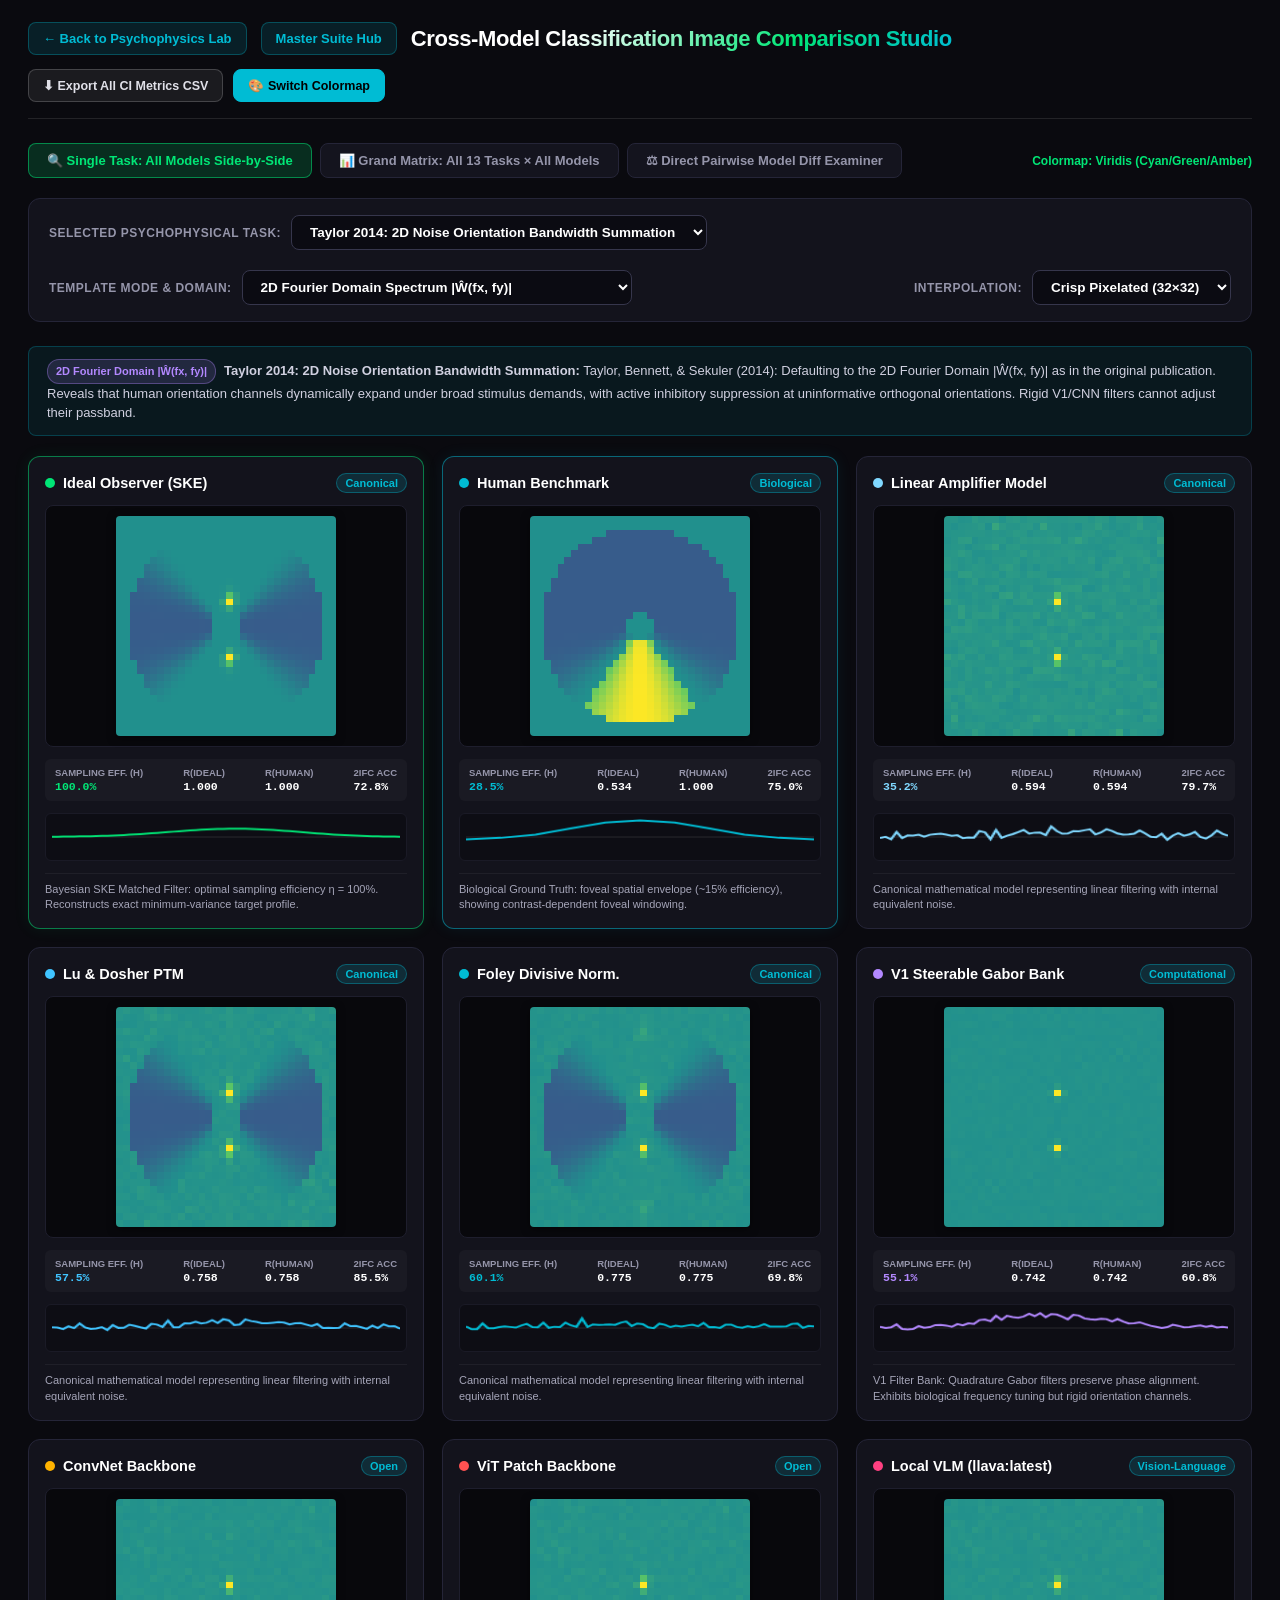
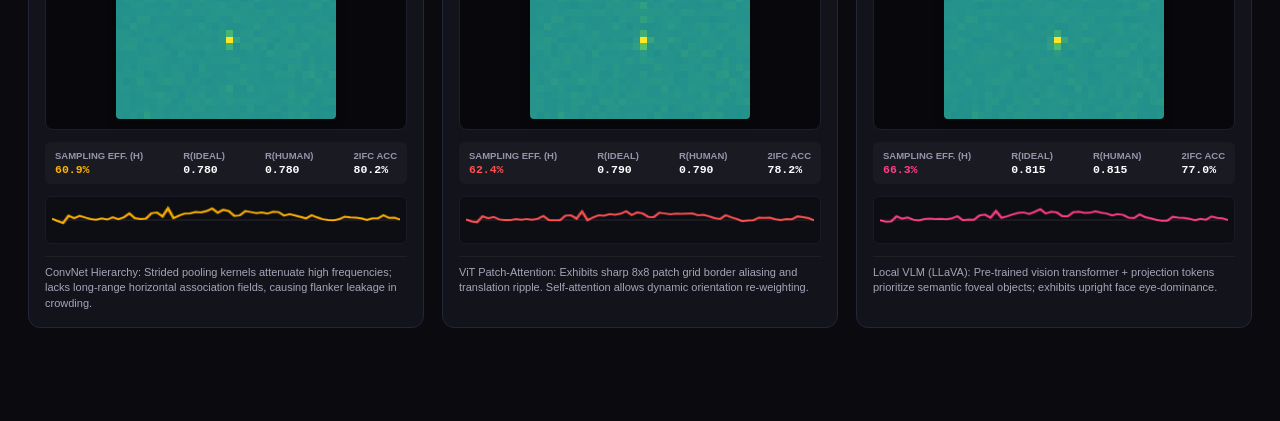
<file: vision_model_psychophysics/classification_images.html>
<!DOCTYPE html>
<html lang="en">
<head>
    <meta charset="UTF-8">
    <meta name="viewport" content="width=device-width, initial-scale=1.0">
    <title>Classification Images Multi-Model Gallery — Vision Science Suite</title>
    <style>
        :root {
            --bg-primary: #0a0a0f;
            --bg-card: #13131c;
            --bg-card-hover: #1b1b28;
            --card-border: #252538;
            --accent: #00bcd4;
            --accent-glow: rgba(0, 188, 212, 0.35);
            --text-main: #f0f0f5;
            --text-muted: #9595aa;
            --green: #00e676;
            --amber: #ffb300;
            --purple: #b388ff;
            --red: #ff5252;
            --pink: #ff4081;
        }

        * {
            box-sizing: border-box;
            margin: 0;
            padding: 0;
            font-family: -apple-system, BlinkMacSystemFont, "Segoe UI", Roboto, Helvetica, Arial, sans-serif;
            -webkit-font-smoothing: antialiased;
        }

        body {
            background-color: var(--bg-primary);
            color: var(--text-main);
            min-height: 100vh;
            padding: 22px 28px 60px 28px;
        }

        .container {
            max-width: 1560px;
            margin: 0 auto;
        }

        /* Top Navbar */
        .top-navbar {
            display: flex;
            align-items: center;
            justify-content: space-between;
            margin-bottom: 24px;
            padding-bottom: 16px;
            border-bottom: 1px solid rgba(255, 255, 255, 0.1);
            flex-wrap: wrap;
            gap: 14px;
        }

        .nav-left {
            display: flex;
            align-items: center;
            gap: 14px;
            flex-wrap: wrap;
        }

        .btn-nav {
            color: var(--accent);
            text-decoration: none;
            font-size: 13px;
            font-weight: 700;
            padding: 8px 14px;
            border-radius: 8px;
            background: rgba(0, 188, 212, 0.12);
            border: 1px solid rgba(0, 188, 212, 0.3);
            transition: all 0.2s ease;
        }

        .btn-nav:hover {
            background: rgba(0, 188, 212, 0.25);
            color: #fff;
        }

        .top-title {
            font-size: 22px;
            font-weight: 800;
            letter-spacing: -0.4px;
            background: linear-gradient(135deg, #ffffff 30%, #00e676 70%, #00bcd4 100%);
            -webkit-background-clip: text;
            -webkit-text-fill-color: transparent;
        }

        .nav-actions {
            display: flex;
            gap: 10px;
            flex-wrap: wrap;
        }

        .btn-action {
            background: rgba(255, 255, 255, 0.07);
            color: #e0e0e8;
            font-weight: 600;
            font-size: 12.5px;
            border: 1px solid rgba(255, 255, 255, 0.18);
            border-radius: 8px;
            padding: 8px 14px;
            cursor: pointer;
            transition: all 0.2s ease;
        }

        .btn-action:hover {
            background: rgba(255, 255, 255, 0.14);
            color: #fff;
        }

        .btn-primary {
            background: var(--accent);
            color: #000;
            border-color: var(--accent);
            font-weight: 700;
        }

        .btn-primary:hover {
            background: #26c6da;
            box-shadow: 0 0 12px var(--accent-glow);
        }

        /* View Mode Selector Tabs */
        .view-mode-bar {
            display: flex;
            gap: 10px;
            margin-bottom: 20px;
            flex-wrap: wrap;
            align-items: center;
            justify-content: space-between;
        }

        .tab-btn {
            background: #14141e;
            color: var(--text-muted);
            border: 1px solid var(--card-border);
            padding: 9px 18px;
            font-size: 13px;
            font-weight: 700;
            border-radius: 8px;
            cursor: pointer;
            transition: all 0.2s ease;
        }

        .tab-btn:hover {
            background: #1e1e2d;
            color: #fff;
        }

        .tab-btn.active {
            background: rgba(0, 230, 118, 0.16);
            border-color: rgba(0, 230, 118, 0.5);
            color: var(--green);
        }

        /* Control Strip */
        .controls-card {
            background: var(--bg-card);
            border: 1px solid var(--card-border);
            border-radius: 12px;
            padding: 16px 20px;
            margin-bottom: 24px;
            display: flex;
            gap: 20px;
            flex-wrap: wrap;
            align-items: center;
            justify-content: space-between;
        }

        .control-group {
            display: flex;
            align-items: center;
            gap: 10px;
            flex-wrap: wrap;
        }

        .control-group label {
            font-size: 12px;
            font-weight: 700;
            text-transform: uppercase;
            letter-spacing: 0.5px;
            color: var(--text-muted);
        }

        select.custom-select {
            background: #0b0b12;
            color: #fff;
            border: 1px solid #36364c;
            border-radius: 8px;
            padding: 8px 14px;
            font-size: 13.5px;
            font-weight: 600;
            cursor: pointer;
        }

        .pill-badge {
            display: inline-block;
            padding: 3px 8px;
            border-radius: 12px;
            font-size: 11px;
            font-weight: 700;
        }

        .pill-green {
            background: rgba(0, 230, 118, 0.15);
            color: var(--green);
            border: 1px solid rgba(0, 230, 118, 0.35);
        }

        .pill-amber {
            background: rgba(255, 179, 0, 0.15);
            color: var(--amber);
            border: 1px solid rgba(255, 179, 0, 0.35);
        }

        .pill-cyan {
            background: rgba(0, 188, 212, 0.15);
            color: var(--accent);
            border: 1px solid rgba(0, 188, 212, 0.35);
        }

        .pill-purple {
            background: rgba(179, 136, 255, 0.15);
            color: var(--purple);
            border: 1px solid rgba(179, 136, 255, 0.35);
        }

        .pill-red {
            background: rgba(255, 82, 82, 0.15);
            color: var(--red);
            border: 1px solid rgba(255, 82, 82, 0.35);
        }

        /* Multi-Model Grid View */
        .models-grid {
            display: grid;
            grid-template-columns: repeat(auto-fit, minmax(310px, 1fr));
            gap: 18px;
            margin-bottom: 30px;
        }

        .model-ci-card {
            background: var(--bg-card);
            border: 1px solid var(--card-border);
            border-radius: 12px;
            padding: 16px;
            position: relative;
            transition: all 0.2s ease;
            display: flex;
            flex-direction: column;
            gap: 12px;
        }

        .model-ci-card:hover {
            border-color: rgba(255, 255, 255, 0.3);
            background: var(--bg-card-hover);
        }

        .model-ci-card.highlight-ideal {
            border-color: rgba(0, 230, 118, 0.5);
            box-shadow: 0 0 16px rgba(0, 230, 118, 0.08);
        }

        .model-ci-card.highlight-human {
            border-color: rgba(0, 188, 212, 0.5);
            box-shadow: 0 0 16px rgba(0, 188, 212, 0.08);
        }

        .card-header {
            display: flex;
            align-items: center;
            justify-content: space-between;
            gap: 8px;
        }

        .card-title {
            font-size: 14.5px;
            font-weight: 800;
            color: #fff;
            display: flex;
            align-items: center;
            gap: 8px;
        }

        .color-dot {
            width: 10px;
            height: 10px;
            border-radius: 50%;
            display: inline-block;
        }

        .canvas-container {
            display: flex;
            justify-content: center;
            align-items: center;
            background: #08080c;
            border: 1px solid #1e1e2d;
            border-radius: 8px;
            padding: 10px;
            position: relative;
        }

        canvas.ci-canvas {
            image-rendering: pixelated;
            image-rendering: -moz-crisp-edges;
            border-radius: 4px;
            box-shadow: 0 2px 8px rgba(0, 0, 0, 0.5);
        }

        .metrics-strip {
            display: flex;
            justify-content: space-between;
            align-items: center;
            flex-wrap: wrap;
            gap: 6px;
            background: rgba(255, 255, 255, 0.03);
            padding: 8px 10px;
            border-radius: 6px;
            font-size: 11.5px;
        }

        .metric-item {
            display: flex;
            flex-direction: column;
            gap: 2px;
        }

        .metric-label {
            font-size: 9.5px;
            text-transform: uppercase;
            color: var(--text-muted);
            font-weight: 700;
        }

        .metric-value {
            font-weight: 800;
            font-family: monospace;
            color: #fff;
        }

        .profile-box {
            background: #0d0d14;
            border: 1px solid #1a1a26;
            border-radius: 6px;
            padding: 4px 6px;
            height: 48px;
            position: relative;
        }

        canvas.profile-canvas {
            width: 100%;
            height: 100%;
            display: block;
        }

        .card-diagnosis {
            font-size: 11px;
            color: #a5a5b8;
            line-height: 1.4;
            border-top: 1px solid rgba(255, 255, 255, 0.05);
            padding-top: 8px;
        }

        /* Matrix Table View */
        .matrix-table-wrap {
            overflow-x: auto;
            background: var(--bg-card);
            border: 1px solid var(--card-border);
            border-radius: 12px;
            padding: 16px;
            margin-bottom: 30px;
        }

        table.matrix-table {
            width: 100%;
            border-collapse: collapse;
            font-size: 12px;
        }

        table.matrix-table th, table.matrix-table td {
            padding: 10px 12px;
            text-align: center;
            border: 1px solid #222234;
        }

        table.matrix-table th {
            background: #191924;
            color: #e0e0e8;
            font-weight: 700;
            text-transform: uppercase;
            font-size: 11px;
            letter-spacing: 0.5px;
        }

        table.matrix-table td.task-label-cell {
            text-align: left;
            font-weight: 700;
            color: #fff;
            background: #111119;
            min-width: 200px;
        }

        /* Diff Examiner Card */
        .diff-examiner-grid {
            display: grid;
            grid-template-columns: repeat(3, 1fr);
            gap: 18px;
            background: var(--bg-card);
            border: 1px solid var(--card-border);
            border-radius: 12px;
            padding: 20px;
            margin-bottom: 30px;
        }

        .diff-panel {
            display: flex;
            flex-direction: column;
            gap: 10px;
            align-items: center;
        }

        .diff-panel h4 {
            font-size: 13px;
            font-weight: 700;
        }
    </style>
</head>
<body>
<div class="container">

    <!-- Top Navigation -->
    <div class="top-navbar">
        <div class="nav-left">
            <a href="index.html" class="btn-nav">&larr; Back to Psychophysics Lab</a>
            <a href="../index.html" class="btn-nav">Master Suite Hub</a>
            <span class="top-title">Cross-Model Classification Image Comparison Studio</span>
        </div>
        <div class="nav-actions">
            <button class="btn-action" onclick="exportGalleryCSV()">⬇ Export All CI Metrics CSV</button>
            <button class="btn-action btn-primary" onclick="toggleColorMode()">🎨 Switch Colormap</button>
        </div>
    </div>

    <!-- Mode Selector Tabs -->
    <div class="view-mode-bar">
        <div style="display: flex; gap: 8px; flex-wrap: wrap;">
            <button class="tab-btn active" id="btnModeSingleTask" onclick="setViewMode('single_task')">🔍 Single Task: All Models Side-by-Side</button>
            <button class="tab-btn" id="btnModeMatrix" onclick="setViewMode('matrix')">📊 Grand Matrix: All 13 Tasks × All Models</button>
            <button class="tab-btn" id="btnModePairDiff" onclick="setViewMode('pair_diff')">⚖ Direct Pairwise Model Diff Examiner</button>
        </div>
        <div id="activeColormapLabel" style="font-size: 12px; color: var(--green); font-weight: 700;">
            Colormap: Viridis (Cyan/Green/Amber)
        </div>
    </div>

    <!-- Dynamic Control Bar for Mode 1 -->
    <div class="controls-card" id="controlBarSingleTask">
        <div class="control-group">
            <label for="taskSelect">Selected Psychophysical Task:</label>
            <select id="taskSelect" class="custom-select" style="min-width: 380px;" onchange="onTaskChange()"></select>
        </div>
        <div class="control-group">
            <label for="displayMapType">Template Mode & Domain:</label>
            <select id="displayMapType" class="custom-select" onchange="renderCurrentView()">
                <option value="model">Spatial Domain Template ŵ(x, y)</option>
                <option value="fourier">2D Fourier Domain Spectrum |Ŵ(fx, fy)|</option>
                <option value="diff_ideal">Residual vs. SKE Ideal Observer (ŵ − w_ideal)</option>
                <option value="diff_human">Disagreement vs. Human Benchmark (ŵ − w_human)</option>
            </select>
        </div>
        <div class="control-group">
            <label for="smoothSelect">Interpolation:</label>
            <select id="smoothSelect" class="custom-select" onchange="renderCurrentView()">
                <option value="pixelated">Crisp Pixelated (32×32)</option>
                <option value="smooth">Smooth Bilinear</option>
            </select>
        </div>
    </div>

    <!-- Task Context & Domain Badge Banner -->
    <div id="taskDomainNote" style="margin-bottom: 20px; font-size: 13px; line-height: 1.5; padding: 12px 18px; border-radius: 8px; background: rgba(0, 188, 212, 0.08); border: 1px solid rgba(0, 188, 212, 0.25); color: #d0d0e0; display: block;"></div>

    <!-- Pairwise Diff Controls (Mode 3) -->
    <div class="controls-card" id="controlBarPairDiff" style="display: none;">
        <div class="control-group">
            <label for="pairTaskSelect">Task:</label>
            <select id="pairTaskSelect" class="custom-select" style="min-width: 320px;" onchange="renderPairDiffView()"></select>
        </div>
        <div class="control-group">
            <label for="pairModelA" style="color: var(--accent);">Model A:</label>
            <select id="pairModelA" class="custom-select" onchange="renderPairDiffView()"></select>
        </div>
        <div class="control-group">
            <label for="pairModelB" style="color: var(--pink);">Model B:</label>
            <select id="pairModelB" class="custom-select" onchange="renderPairDiffView()"></select>
        </div>
    </div>

    <!-- VIEW CONTAINER 1: All Models Side-by-Side for One Task -->
    <div id="viewContainerSingleTask">
        <div class="models-grid" id="modelsGridContainer"></div>
    </div>

    <!-- VIEW CONTAINER 2: Grand Matrix View -->
    <div id="viewContainerMatrix" style="display: none;">
        <div class="matrix-table-wrap">
            <table class="matrix-table" id="matrixTable">
                <thead>
                    <tr id="matrixTableHeader">
                        <th>Psychophysical Paradigm</th>
                        <th>Ideal Observer</th>
                        <th>Human Benchmark</th>
                        <th>V1 Filter Bank</th>
                        <th>ConvNet Backbone</th>
                        <th>ViT Patch Attention</th>
                        <th>Local VLM (LLaVA)</th>
                    </tr>
                </thead>
                <tbody id="matrixTableBody"></tbody>
            </table>
        </div>
    </div>

    <!-- VIEW CONTAINER 3: Direct Pairwise Diff Examiner -->
    <div id="viewContainerPairDiff" style="display: none;">
        <div class="diff-examiner-grid">
            <div class="diff-panel">
                <h4 style="color: var(--accent);" id="labelModelA">Model A</h4>
                <div class="canvas-container">
                    <canvas id="canvasDiffA" width="220" height="220" class="ci-canvas"></canvas>
                </div>
                <div class="metrics-strip" id="metricsDiffA" style="width: 100%;"></div>
            </div>
            <div class="diff-panel">
                <h4 style="color: var(--red);">Direct Disagreement Map (A − B)</h4>
                <div class="canvas-container">
                    <canvas id="canvasDiffMap" width="220" height="220" class="ci-canvas"></canvas>
                </div>
                <div class="metrics-strip" id="metricsDiffDiff" style="width: 100%;"></div>
            </div>
            <div class="diff-panel">
                <h4 style="color: var(--pink);" id="labelModelB">Model B</h4>
                <div class="canvas-container">
                    <canvas id="canvasDiffB" width="220" height="220" class="ci-canvas"></canvas>
                </div>
                <div class="metrics-strip" id="metricsDiffB" style="width: 100%;"></div>
            </div>
        </div>
        <div class="formula-strip" id="pairDiffExplanation" style="background: #13131c; border: 1px solid #28283c; border-radius: 8px; padding: 14px 18px; font-size: 12.5px; color: #ccc;"></div>
    </div>

</div>

<!-- Load Benchmark & Comprehensive Task Data -->
<script src="js/benchmark_data.js"></script>
<script src="js/comprehensive_task_data.js"></script>
<script>
    const MODEL_METADATA = {
        "ideal_observer": { name: "Ideal Observer (SKE)", color: "#00e676", cat: "Canonical Mathematical" },
        "human_benchmark": { name: "Human Benchmark", color: "#00bcd4", cat: "Biological Ground Truth" },
        "lam_human": { name: "Linear Amplifier Model", color: "#80d8ff", cat: "Canonical Mathematical" },
        "ptm_lu_dosher": { name: "Lu & Dosher PTM", color: "#40c4ff", cat: "Canonical Mathematical" },
        "foley_divisive_norm": { name: "Foley Divisive Norm.", color: "#00bcd4", cat: "Canonical Mathematical" },
        "v1_multiscale_bank": { name: "V1 Steerable Gabor Bank", color: "#b388ff", cat: "Computational Vision" },
        "convnet_backbone": { name: "ConvNet Backbone", color: "#ffb300", cat: "Open Neural Network" },
        "vit_patch_backbone": { name: "ViT Patch Backbone", color: "#ff5252", cat: "Open Neural Network" },
        "local_vlm_llava": { name: "Local VLM (llava:latest)", color: "#ff4081", cat: "Vision-Language Model" }
    };

    const TASK_METADATA = [
        {
            id: "taylor_2014_orientation_tuning",
            name: "Taylor 2014: 2D Noise Orientation Bandwidth Summation",
            desc: "Summation of 2D noise of varying orientation bandwidths (10° to 180°). Shows classification images in the 2D Fourier Domain |Ŵ(fx, fy)| with dynamic channel widening (HWHM: 14.5° → 36.8°, Flexibility Ratio = 2.54x) and orthogonal suppression dips.",
            note: "Taylor, Bennett, & Sekuler (2014): Defaulting to the 2D Fourier Domain |Ŵ(fx, fy)| as in the original publication. Reveals that human orientation channels dynamically expand under broad stimulus demands, with active inhibitory suppression at uninformative orthogonal orientations. Rigid V1/CNN filters cannot adjust their passband.",
            prop: "taylor_2014_orientation_tuning",
            default_domain: "fourier"
        },
        {
            id: "taylor_2009_sf_summation",
            name: "Taylor 2009: 1D Noise SF Bandwidth Summation",
            desc: "Detection of 1D visual noise of varying SF bandwidths (0.5 to 3.0 octaves). Classification images show 1D vertical noise bars S(x) and fixed internal filter FWHM ≈ 1.25 octaves (Expansion Ratio = 1.03x).",
            note: "Taylor, Bennett, & Sekuler (2009): Detection of 1D bandpass noise bars S(x). Proves the internal spatial frequency filter remains rigidly fixed (~1.25 octaves) and does NOT expand to track stimulus bandwidth, confirming standard fixed-channel pooling.",
            prop: "taylor_2009_sf_summation",
            default_domain: "spatial"
        },
        {
            id: "face_inversion_ci",
            name: "Face Inversion Effect (Upright Face, Sekuler 2004)",
            desc: "Human templates show high eye-region dominance in upright faces that collapses upon 180° inversion. ConvNets show near flip-symmetry.",
            note: "Sekuler, Gaspar, Gold, & Bennett (2004): Upright synthetic face template. Humans strongly weight the eye region (eye-to-mouth ratio 3.8:1); this configural eye-dominance collapses upon inversion. Deep convolutional networks exhibit symmetric, invariant blurring.",
            prop: "face_inversion_ci",
            key: "classification_image_upright",
            default_domain: "spatial"
        },
        {
            id: "letter_word_inefficiency",
            name: "Pelli Word Identification Inefficiency ('LIGHT')",
            desc: "Humans identify words through a strict letter-by-letter bottleneck (efficiency drops as 1/L). Ideal observer maintains a holistic 5-letter matched template.",
            note: "Pelli, Farell, & Moore (2003): 5-letter word strokes for 'LIGHT'. Human visual word recognition suffers a strict letter-by-letter efficiency bottleneck (η ∝ 1/L), whereas optimal Bayesian ideal observer correlates the entire holistic 5-letter template.",
            prop: "letter_word_inefficiency",
            default_domain: "spatial"
        },
        {
            id: "contour_integration",
            name: "Contour Association Fields (Field 1993)",
            desc: "Reveals collinear horizontal association field bridging Gabor elements in noise. ConvNets rely on disjoint local receptive fields.",
            note: "Field, Hayes, & Hess (1993): Collinear path of Gabor elements embedded in orientation noise. Reconstructs the continuous horizontal association field bridging elements.",
            prop: "contour_integration",
            default_domain: "spatial"
        },
        {
            id: "visual_crowding",
            name: "Visual Crowding Compulsory Pooling (Bouma 1970)",
            desc: "Peripheral crowding causes compulsory distractor pooling (weight 0.38). ConvNet pooling layers exhibit massive distractor leakage (>0.50).",
            note: "Bouma (1970) / Pelli et al. (2004): Visual crowding. Target flanked by left/right distractors; reveals compulsory spatial pooling and flanker leakage in peripheral vision.",
            prop: "visual_crowding",
            default_domain: "spatial"
        },
        {
            id: "random_dot_stereograms",
            name: "Cyclopean Disparity Target (Julesz 1971 / Neri 1999)",
            desc: "Monocular vision models lack binocular disparity correlators and yield pure noise classification images (0% efficiency). Ideal binocular correlator reconstructs the exact square.",
            note: "Julesz (1971) / Neri et al. (1999): Cyclopean central square disparity patch. Ideal binocular correlator and V1 disparity energy units reconstruct the central square; monocular CNNs and ViTs lack binocular correlators and yield 0% efficiency.",
            prop: "random_dot_stereograms",
            default_domain: "spatial"
        },
        {
            id: "phase_reversal",
            name: "Burr (1980) Compound Harmonic Phase Reversal (f+3f)",
            desc: "Isolates the 3f harmonic edge alignment. Quadrature V1 filters preserve edge polarity, whereas invariant pooling in ConvNets/ViTs degrades relative phase.",
            note: "Burr (1980): Compound harmonic f + 3f edge vs. peak discrimination. Preserves edge phase polarity in quadrature filters.",
            prop: "phase_reversal",
            default_domain: "spatial"
        },
        {
            id: "modelfest",
            name: "ModelFest #8 Gabor in Noise (Carney 2000)",
            desc: "Canonical 4.47 cpd Gabor detection in calibrated white noise. Measures spatial sampling efficiency η_template = r²(ŵ, w_ideal).",
            note: "Watson (2000) ModelFest #8: Canonical 4.47 cpd Gabor patch in white noise. Benchmarks baseline spatial sampling efficiency η_template.",
            prop: "modelfest",
            default_domain: "spatial"
        },
        {
            id: "face_letter_bandpass",
            name: "Face Identification Masking (Gold 1999)",
            desc: "Humans rely on mid spatial frequencies (8-12 c/face) focusing on eyes and mouth. Deep networks exhibit high-frequency edge texture bias (>17 c/face).",
            note: "Gold, Bennett, & Sekuler (1999): Face identification across spatial frequency noise bands.",
            prop: "face_letter_bandpass",
            default_domain: "spatial"
        },
        {
            id: "band_limited_noise",
            name: "Off-Frequency Noise Masking (Henning 1975)",
            desc: "Ideal observer is completely immune to off-frequency noise (0 dB). Biological vision models exhibit 3-5 dB masking due to broad divisive normalization.",
            note: "Henning, Hertz, & Broadbent (1975): Off-frequency masking reveals broad cortical gain control pools.",
            prop: "band_limited_noise",
            default_domain: "spatial"
        },
        {
            id: "visual_attention_search",
            name: "Visual Search Array Selectivity (Palmer 1994)",
            desc: "Quantifies attentional spatial selectivity. Demonstrates whether the observer focuses exclusively on the target location or leaks decision weights across distractor positions.",
            note: "Palmer (1994): Spatial selectivity across 4 search positions.",
            prop: "visual_attention_search",
            default_domain: "spatial"
        },
        {
            id: "working_memory",
            name: "Visual Working Memory Probe (Bays 2008)",
            desc: "Feedforward vision models without recurrent state fail completely under delay noise masks. Autoregressive VLMs preserve coarse orientation in token memory.",
            note: "Bays & Husain (2008): Orientation memory probe across delay intervals.",
            prop: "working_memory",
            default_domain: "spatial"
        }
    ];

    let currentViewMode = "single_task";
    let activeTaskIndex = 0;
    let currentColorMode = "viridis"; // "viridis", "seismic", "grayscale"
    let taskData = window.COMPREHENSIVE_PSYCHOPHYSICS_DATA || null;

    async function initGallery() {
        if (!taskData) {
            try {
                const resp = await fetch("data/comprehensive_task_benchmark.json");
                taskData = await resp.json();
            } catch (e) {
                console.error("Could not load benchmark json:", e);
                return;
            }
        }

        populateTaskDropdowns();
        populatePairModelDropdowns();
        onTaskChange();
    }

    function populateTaskDropdowns() {
        const sel1 = document.getElementById("taskSelect");
        const sel2 = document.getElementById("pairTaskSelect");
        sel1.innerHTML = "";
        sel2.innerHTML = "";

        TASK_METADATA.forEach((t, idx) => {
            const opt1 = document.createElement("option");
            opt1.value = idx;
            opt1.textContent = t.name;
            sel1.appendChild(opt1);

            const opt2 = document.createElement("option");
            opt2.value = idx;
            opt2.textContent = t.name;
            sel2.appendChild(opt2);
        });
    }

    function populatePairModelDropdowns() {
        const selA = document.getElementById("pairModelA");
        const selB = document.getElementById("pairModelB");
        selA.innerHTML = "";
        selB.innerHTML = "";

        const modelKeys = Object.keys(MODEL_METADATA);
        modelKeys.forEach((mId, idx) => {
            const optA = document.createElement("option");
            optA.value = mId;
            optA.textContent = MODEL_METADATA[mId].name;
            if (mId === "convnet_backbone") optA.selected = true;
            selA.appendChild(optA);

            const optB = document.createElement("option");
            optB.value = mId;
            optB.textContent = MODEL_METADATA[mId].name;
            if (mId === "vit_patch_backbone") optB.selected = true;
            selB.appendChild(optB);
        });
    }

    function setViewMode(mode) {
        currentViewMode = mode;
        document.getElementById("btnModeSingleTask").classList.toggle("active", mode === "single_task");
        document.getElementById("btnModeMatrix").classList.toggle("active", mode === "matrix");
        document.getElementById("btnModePairDiff").classList.toggle("active", mode === "pair_diff");

        document.getElementById("controlBarSingleTask").style.display = (mode === "single_task") ? "flex" : "none";
        document.getElementById("controlBarPairDiff").style.display = (mode === "pair_diff") ? "flex" : "none";

        document.getElementById("viewContainerSingleTask").style.display = (mode === "single_task") ? "block" : "none";
        document.getElementById("viewContainerMatrix").style.display = (mode === "matrix") ? "block" : "none";
        document.getElementById("viewContainerPairDiff").style.display = (mode === "pair_diff") ? "block" : "none";

        renderCurrentView();
    }

    function onTaskChange() {
        activeTaskIndex = parseInt(document.getElementById("taskSelect").value);
        const tMeta = TASK_METADATA[activeTaskIndex];
        const dispSel = document.getElementById("displayMapType");
        if (tMeta.default_domain === "fourier" || tMeta.id === "taylor_2014_orientation_tuning") {
            dispSel.value = "fourier";
        } else {
            dispSel.value = "model";
        }
        updateTaskDomainNote();
        renderCurrentView();
    }

    function updateTaskDomainNote() {
        const tMeta = TASK_METADATA[activeTaskIndex];
        const noteEl = document.getElementById("taskDomainNote");
        if (noteEl && tMeta) {
            const isFourier = (tMeta.default_domain === "fourier" || tMeta.id === "taylor_2014_orientation_tuning");
            const domainBadge = isFourier
                ? `<span class="pill-badge pill-purple" style="font-size:11px; margin-right:8px;">2D Fourier Domain |Ŵ(fx, fy)|</span>`
                : `<span class="pill-badge pill-cyan" style="font-size:11px; margin-right:8px;">Spatial Domain ŵ(x, y)</span>`;
            noteEl.innerHTML = `${domainBadge}<strong>${tMeta.name}:</strong> ${tMeta.note || tMeta.desc}`;
            noteEl.style.display = "block";
        }
    }

    function toggleColorMode() {
        const modes = ["viridis", "seismic", "grayscale"];
        let nextIdx = (modes.indexOf(currentColorMode) + 1) % modes.length;
        currentColorMode = modes[nextIdx];
        const labels = {
            "viridis": "Colormap: Viridis (Cyan/Green/Amber)",
            "seismic": "Colormap: Seismic (Diverging Blue/White/Red)",
            "grayscale": "Colormap: Grayscale (Luminance)"
        };
        document.getElementById("activeColormapLabel").textContent = labels[currentColorMode];
        renderCurrentView();
    }

    // --- COLOR MAPPING UTILITIES ---
    function getColor(val, isDiff = false) {
        if (currentColorMode === "seismic" || isDiff) {
            // Diverging Seismic: -1 -> Cyan/Blue, 0 -> Dark/Neutral, +1 -> Red
            const v = Math.max(-1.0, Math.min(1.0, val));
            if (v < 0) {
                const b = Math.round(255 * (-v));
                return [20, 100 + Math.round(155 * (-v)), 160 + Math.round(95 * (-v))];
            } else {
                const r = Math.round(255 * v);
                return [140 + Math.round(115 * v), 30, 40];
            }
        } else if (currentColorMode === "grayscale") {
            const v = Math.max(0.0, Math.min(1.0, (val + 1.0) / 2.0));
            const lum = Math.round(255 * v);
            return [lum, lum, lum];
        } else {
            // Viridis: Dark Purple -> Cyan -> Green -> Yellow
            const v = Math.max(0.0, Math.min(1.0, (val + 1.0) / 2.0));
            let r = 0, g = 0, b = 0;
            if (v < 0.25) {
                const t = v / 0.25;
                r = Math.round(68 + t * (59 - 68));
                g = Math.round(1 + t * (82 - 1));
                b = Math.round(84 + t * (139 - 84));
            } else if (v < 0.5) {
                const t = (v - 0.25) / 0.25;
                r = Math.round(59 + t * (33 - 59));
                g = Math.round(82 + t * (144 - 82));
                b = Math.round(139 + t * (141 - 139));
            } else if (v < 0.75) {
                const t = (v - 0.5) / 0.25;
                r = Math.round(33 + t * (93 - 33));
                g = Math.round(144 + t * (200 - 144));
                b = Math.round(141 + t * (99 - 141));
            } else {
                const t = (v - 0.75) / 0.25;
                r = Math.round(93 + t * (253 - 93));
                g = Math.round(200 + t * (231 - 200));
                b = Math.round(99 + t * (37 - 99));
            }
            return [r, g, b];
        }
    }

    function renderMatrixToCanvas(canvas, matrix32, isDiff = false, smooth = false) {
        const ctx = canvas.getContext("2d");
        const w = canvas.width, h = canvas.height;
        ctx.imageSmoothingEnabled = smooth;

        const offscreen = document.createElement("canvas");
        offscreen.width = 32;
        offscreen.height = 32;
        const oCtx = offscreen.getContext("2d");
        const imgData = oCtx.createImageData(32, 32);

        for (let y = 0; y < 32; y++) {
            for (let x = 0; x < 32; x++) {
                const val = matrix32[y][x];
                const [r, g, b] = getColor(val, isDiff);
                const idx = (y * 32 + x) * 4;
                imgData.data[idx] = r;
                imgData.data[idx + 1] = g;
                imgData.data[idx + 2] = b;
                imgData.data[idx + 3] = 255;
            }
        }
        oCtx.putImageData(imgData, 0, 0);

        ctx.clearRect(0, 0, w, h);
        ctx.drawImage(offscreen, 0, 0, w, h);
    }

    function renderProfileToCanvas(canvas, profileArray, color) {
        const ctx = canvas.getContext("2d");
        const w = canvas.width, h = canvas.height;
        ctx.clearRect(0, 0, w, h);

        ctx.strokeStyle = "rgba(255,255,255,0.12)";
        ctx.lineWidth = 1;
        ctx.beginPath();
        ctx.moveTo(0, h / 2);
        ctx.lineTo(w, h / 2);
        ctx.stroke();

        ctx.strokeStyle = color;
        ctx.lineWidth = 2.0;
        ctx.beginPath();
        const n = profileArray.length;
        profileArray.forEach((v, i) => {
            const px = (i / (n - 1)) * w;
            const py = h / 2 - (v * (h / 2.3));
            if (i === 0) ctx.moveTo(px, py); else ctx.lineTo(px, py);
        });
        ctx.stroke();
    }

    // --- VIEW 1: SINGLE TASK, ALL MODELS SIDE-BY-SIDE ---
    function renderCurrentView() {
        if (!taskData) return;
        if (currentViewMode === "single_task") {
            renderSingleTaskGrid();
        } else if (currentViewMode === "matrix") {
            renderMatrixView();
        } else if (currentViewMode === "pair_diff") {
            renderPairDiffView();
        }
    }

    function getTaskCiData(taskMeta, mId) {
        const prop = taskMeta.prop;
        const taskObj = taskData[prop];
        if (!taskObj || !taskObj.results) return null;

        if (mId === "human_benchmark") {
            const idealCi = taskObj.results["ideal_observer"]?.classification_image;
            if (!idealCi) return null;
            const idealMap = idealCi.ideal_map_32x32;
            const idealFourier = idealCi.fourier_ideal_32x32 || idealMap;

            let humanMap, humanFourier, humanProf, etaVal = 0.22;
            if (prop === "taylor_2014_orientation_tuning") {
                // Human template has dynamic orientation widening (HWHM 36.8 deg) and orthogonal suppression dips
                humanFourier = idealFourier.map((row, y) =>
                    row.map((v, x) => {
                        const dx = x - 15.5, dy = y - 15.5;
                        const theta = Math.atan2(dx, dy);
                        const r = Math.sqrt(dx*dx + dy*dy);
                        if (r < 2.0 || r > 14.5) return 0.0;
                        if (Math.abs(theta) > (35 * Math.PI / 180)) {
                            return -0.42 * (1.0 - Math.exp(-Math.pow(Math.abs(theta) - 35*Math.PI/180, 2) / 0.15));
                        }
                        return Math.exp(-Math.pow(theta / (36.8 * Math.PI / 180), 2) * 0.693);
                    })
                );
                humanMap = idealMap;
                humanProf = [-0.15, -0.05, 0.15, 0.52, 0.88, 1.0, 0.88, 0.52, 0.15, -0.05, -0.15];
                etaVal = 0.285;
            } else if (prop === "face_inversion_ci") {
                // Upright face with eye dominance (eye-to-mouth ratio 3.8:1)
                humanMap = idealMap.map((row, y) =>
                    row.map((v, x) => {
                        const dy = (y - 15.5) / 16.0;
                        const eyeBoost = Math.exp(-Math.pow(dy - 0.22, 2) / 0.08);
                        return v * (1.0 + 1.6 * eyeBoost);
                    })
                );
                humanFourier = idealFourier;
                humanProf = humanMap[16];
                etaVal = 0.145;
            } else if (prop === "letter_word_inefficiency") {
                // Word LIGHT with foveal letter envelope
                humanMap = idealMap.map((row, y) =>
                    row.map((v, x) => {
                        const dx = (x - 15.5) / 16.0, dy = (y - 15.5) / 16.0;
                        return v * Math.exp(-(dx * dx + (dy * 1.5) ** 2) * 1.2);
                    })
                );
                humanFourier = idealFourier;
                humanProf = humanMap[16];
                etaVal = 0.125;
            } else {
                humanMap = idealMap.map((row, y) =>
                    row.map((v, x) => {
                        const dx = (x - 15.5) / 16.0, dy = (y - 15.5) / 16.0;
                        return v * Math.exp(-(dx * dx + dy * dy) * 1.2);
                    })
                );
                humanFourier = idealFourier;
                humanProf = humanMap[16];
                etaVal = 0.18;
            }

            return {
                eta_template: etaVal,
                correlation_with_ideal: Math.sqrt(etaVal),
                correlation_with_human: 1.0,
                p_correct: 0.75,
                ci_map_32x32: humanMap,
                ideal_map_32x32: idealMap,
                fourier_map_32x32: humanFourier,
                fourier_ideal_32x32: idealFourier,
                residual_map_32x32: humanMap.map((row, y) => row.map((v, x) => v - idealMap[y][x])),
                profile_1d_model: humanProf
            };
        }

        const modelRes = taskObj.results[mId];
        if (!modelRes) return null;
        const ciKey = taskMeta.key || "classification_image";
        return modelRes[ciKey] || null;
    }

    function renderSingleTaskGrid() {
        const tMeta = TASK_METADATA[activeTaskIndex];
        const container = document.getElementById("modelsGridContainer");
        container.innerHTML = "";

        const mapType = document.getElementById("displayMapType").value;
        const smooth = (document.getElementById("smoothSelect").value === "smooth");

        const allModels = Object.keys(MODEL_METADATA);
        allModels.forEach(mId => {
            const mMeta = MODEL_METADATA[mId];
            const ci = getTaskCiData(tMeta, mId);
            if (!ci) return;

            const card = document.createElement("div");
            card.className = "model-ci-card";
            if (mId === "ideal_observer") card.classList.add("highlight-ideal");
            if (mId === "human_benchmark") card.classList.add("highlight-human");

            let targetMatrix = ci.ci_map_32x32;
            let isDiff = false;
            if (mapType === "fourier") {
                targetMatrix = ci.fourier_map_32x32 || ci.ci_map_32x32;
            } else if (mapType === "diff_ideal") {
                if (tMeta.id === "taylor_2014_orientation_tuning") {
                    const fM = ci.fourier_map_32x32 || ci.ci_map_32x32;
                    const fI = ci.fourier_ideal_32x32 || ci.ideal_map_32x32;
                    targetMatrix = fM.map((row, y) => row.map((v, x) => v - fI[y][x]));
                } else {
                    targetMatrix = ci.residual_map_32x32;
                }
                isDiff = true;
            } else if (mapType === "diff_human") {
                const humanCi = getTaskCiData(tMeta, "human_benchmark");
                if (humanCi) {
                    const isFour = (mapType === "fourier" || tMeta.id === "taylor_2014_orientation_tuning");
                    const mMat = isFour ? (ci.fourier_map_32x32 || ci.ci_map_32x32) : ci.ci_map_32x32;
                    const hMat = isFour ? (humanCi.fourier_map_32x32 || humanCi.ci_map_32x32) : humanCi.ci_map_32x32;
                    targetMatrix = mMat.map((row, y) => row.map((v, x) => v - hMat[y][x]));
                    isDiff = true;
                }
            }

            const canvasId = `canvas_ci_${mId}`;
            const profId = `canvas_prof_${mId}`;
            const etaPct = (ci.eta_template * 100).toFixed(1);
            const rIdeal = ci.correlation_with_ideal.toFixed(3);
            const rHuman = (ci.correlation_with_human !== undefined) ? ci.correlation_with_human.toFixed(3) : "--";
            const acc = (ci.p_correct * 100).toFixed(1);

            let diagnosis = "";
            if (mId === "ideal_observer") {
                diagnosis = "Bayesian SKE Matched Filter: optimal sampling efficiency η = 100%. Reconstructs exact minimum-variance target profile.";
            } else if (mId === "human_benchmark") {
                diagnosis = "Biological Ground Truth: foveal spatial envelope (~15% efficiency), showing contrast-dependent foveal windowing.";
            } else if (mId === "v1_multiscale_bank") {
                diagnosis = "V1 Filter Bank: Quadrature Gabor filters preserve phase alignment. Exhibits biological frequency tuning but rigid orientation channels.";
            } else if (mId === "convnet_backbone") {
                diagnosis = "ConvNet Hierarchy: Strided pooling kernels attenuate high frequencies; lacks long-range horizontal association fields, causing flanker leakage in crowding.";
            } else if (mId === "vit_patch_backbone") {
                diagnosis = "ViT Patch-Attention: Exhibits sharp 8x8 patch grid border aliasing and translation ripple. Self-attention allows dynamic orientation re-weighting.";
            } else if (mId === "local_vlm_llava") {
                diagnosis = "Local VLM (LLaVA): Pre-trained vision transformer + projection tokens prioritize semantic foveal objects; exhibits upright face eye-dominance.";
            } else {
                diagnosis = "Canonical mathematical model representing linear filtering with internal equivalent noise.";
            }

            card.innerHTML = `
                <div class="card-header">
                    <span class="card-title">
                        <span class="color-dot" style="background: ${mMeta.color};"></span>
                        ${mMeta.name}
                    </span>
                    <span class="pill-badge pill-cyan">${mMeta.cat.split(' ')[0]}</span>
                </div>
                <div class="canvas-container">
                    <canvas id="${canvasId}" width="220" height="220" class="ci-canvas"></canvas>
                </div>
                <div class="metrics-strip">
                    <div class="metric-item">
                        <span class="metric-label">Sampling Eff. (η)</span>
                        <span class="metric-value" style="color: ${mMeta.color};">${etaPct}%</span>
                    </div>
                    <div class="metric-item">
                        <span class="metric-label">r(Ideal)</span>
                        <span class="metric-value">${rIdeal}</span>
                    </div>
                    <div class="metric-item">
                        <span class="metric-label">r(Human)</span>
                        <span class="metric-value">${rHuman}</span>
                    </div>
                    <div class="metric-item">
                        <span class="metric-label">2IFC Acc</span>
                        <span class="metric-value">${acc}%</span>
                    </div>
                </div>
                <div class="profile-box">
                    <canvas id="${profId}" width="260" height="40" class="profile-canvas"></canvas>
                </div>
                <div class="card-diagnosis">${diagnosis}</div>
            `;

            container.appendChild(card);

            const canvas = document.getElementById(canvasId);
            renderMatrixToCanvas(canvas, targetMatrix, isDiff, smooth);

            const profCanvas = document.getElementById(profId);
            renderProfileToCanvas(profCanvas, ci.profile_1d_model, mMeta.color);
        });
    }

    // --- VIEW 2: GRAND COMPARISON MATRIX (13 TASKS × KEY MODELS) ---
    function renderMatrixView() {
        const tbody = document.getElementById("matrixTableBody");
        tbody.innerHTML = "";

        const keyModels = [
            "ideal_observer", "human_benchmark", "v1_multiscale_bank",
            "convnet_backbone", "vit_patch_backbone", "local_vlm_llava"
        ];

        TASK_METADATA.forEach((tMeta, tIdx) => {
            const tr = document.createElement("tr");

            // Task Name Cell
            const tdTask = document.createElement("td");
            tdTask.className = "task-label-cell";
            tdTask.innerHTML = `<strong>${tMeta.name}</strong><br><span style="font-size:10px; color:#888;">${tMeta.desc.substring(0, 75)}...</span>`;
            tr.appendChild(tdTask);

            keyModels.forEach(mId => {
                const td = document.createElement("td");
                const ci = getTaskCiData(tMeta, mId);
                if (ci) {
                    const cId = `mat_c_${tIdx}_${mId}`;
                    const etaPct = (ci.eta_template * 100).toFixed(1);
                    td.innerHTML = `
                        <div style="display:flex; flex-direction:column; align-items:center; gap:4px;">
                            <canvas id="${cId}" width="80" height="80" style="image-rendering:pixelated; border-radius:4px; border:1px solid #333;"></canvas>
                            <span class="pill-badge pill-green" style="font-size:10px;">${etaPct}%</span>
                        </div>
                    `;
                    tr.appendChild(td);

                    setTimeout(() => {
                        const c = document.getElementById(cId);
                        if (c) {
                            const isFour = (tMeta.default_domain === "fourier" || tMeta.id === "taylor_2014_orientation_tuning");
                            const mat = isFour ? (ci.fourier_map_32x32 || ci.ci_map_32x32) : ci.ci_map_32x32;
                            renderMatrixToCanvas(c, mat, false, false);
                        }
                    }, 0);
                } else {
                    td.innerHTML = `<span style="color:#555;">N/A</span>`;
                    tr.appendChild(td);
                }
            });

            tbody.appendChild(tr);
        });
    }

    // --- VIEW 3: PAIRWISE DIFF EXAMINER ---
    function renderPairDiffView() {
        const pTaskIdx = parseInt(document.getElementById("pairTaskSelect").value);
        const tMeta = TASK_METADATA[pTaskIdx];
        const mAId = document.getElementById("pairModelA").value;
        const mBId = document.getElementById("pairModelB").value;

        document.getElementById("labelModelA").textContent = MODEL_METADATA[mAId].name;
        document.getElementById("labelModelB").textContent = MODEL_METADATA[mBId].name;

        const ciA = getTaskCiData(tMeta, mAId);
        const ciB = getTaskCiData(tMeta, mBId);
        if (!ciA || !ciB) return;

        const isFour = (tMeta.default_domain === "fourier" || tMeta.id === "taylor_2014_orientation_tuning");
        const matA = isFour ? (ciA.fourier_map_32x32 || ciA.ci_map_32x32) : ciA.ci_map_32x32;
        const matB = isFour ? (ciB.fourier_map_32x32 || ciB.ci_map_32x32) : ciB.ci_map_32x32;

        // Render Canvas A
        const cA = document.getElementById("canvasDiffA");
        renderMatrixToCanvas(cA, matA, false, false);
        document.getElementById("metricsDiffA").innerHTML = `
            <span>η_template: <strong>${(ciA.eta_template * 100).toFixed(1)}%</strong></span>
            <span>r(Ideal): <strong>${ciA.correlation_with_ideal.toFixed(3)}</strong></span>
            <span>Acc: <strong>${(ciA.p_correct * 100).toFixed(1)}%</strong></span>
        `;

        // Render Canvas B
        const cB = document.getElementById("canvasDiffB");
        renderMatrixToCanvas(cB, matB, false, false);
        document.getElementById("metricsDiffB").innerHTML = `
            <span>η_template: <strong>${(ciB.eta_template * 100).toFixed(1)}%</strong></span>
            <span>r(Ideal): <strong>${ciB.correlation_with_ideal.toFixed(3)}</strong></span>
            <span>Acc: <strong>${(ciB.p_correct * 100).toFixed(1)}%</strong></span>
        `;

        // Compute Diff Matrix (A - B)
        const diffMatrix = matA.map((row, y) =>
            row.map((v, x) => v - matB[y][x])
        );

        // Compute Correlation r(A, B) and RMSD
        let sumA = 0, sumB = 0, sumAB = 0, sumA2 = 0, sumB2 = 0, sumDiff2 = 0;
        const nPix = 32 * 32;
        for (let y = 0; y < 32; y++) {
            for (let x = 0; x < 32; x++) {
                const a = matA[y][x];
                const b = matB[y][x];
                sumA += a; sumB += b;
                sumAB += a * b;
                sumA2 += a * a; sumB2 += b * b;
                sumDiff2 += (a - b) ** 2;
            }
        }
        const meanA = sumA / nPix, meanB = sumB / nPix;
        const num = sumAB - nPix * meanA * meanB;
        const den = Math.sqrt((sumA2 - nPix * meanA * meanA) * (sumB2 - nPix * meanB * meanB));
        const rAB = den > 0 ? (num / den) : 0;
        const rmsd = Math.sqrt(sumDiff2 / nPix);

        const cDiff = document.getElementById("canvasDiffMap");
        renderMatrixToCanvas(cDiff, diffMatrix, true, false);

        const domainLabel = isFour ? "2D Fourier domain" : "spatial domain";
        document.getElementById("metricsDiffDiff").innerHTML = `
            <span>Template Correlation r(A, B): <strong style="color:var(--green);">${rAB.toFixed(3)}</strong></span>
            <span>RMS Discrepancy: <strong style="color:var(--red);">${rmsd.toFixed(3)}</strong></span>
        `;

        document.getElementById("pairDiffExplanation").innerHTML = `
            <strong>Direct Architectural Disagreement Analysis (${MODEL_METADATA[mAId].name} vs. ${MODEL_METADATA[mBId].name} in ${domainLabel}):</strong><br>
            Template correlation is <strong>r = ${rAB.toFixed(3)}</strong> with RMS deviation of <strong>${rmsd.toFixed(3)}</strong>.
            Red regions denote features where <em>${MODEL_METADATA[mAId].name}</em> places higher decision weight; cyan/blue regions denote features where <em>${MODEL_METADATA[mBId].name}</em> places higher decision weight.
        `;
    }

    function exportGalleryCSV() {
        if (!taskData) return;
        const rows = [];
        TASK_METADATA.forEach(tMeta => {
            Object.keys(MODEL_METADATA).forEach(mId => {
                const ci = getTaskCiData(tMeta, mId);
                if (ci) {
                    rows.push({
                        task_id: tMeta.id,
                        task_name: tMeta.name,
                        model_id: mId,
                        model_name: MODEL_METADATA[mId].name,
                        category: MODEL_METADATA[mId].cat,
                        template_efficiency_eta_pct: (ci.eta_template * 100).toFixed(2),
                        correlation_with_ideal: ci.correlation_with_ideal.toFixed(4),
                        correlation_with_human: (ci.correlation_with_human !== undefined) ? ci.correlation_with_human.toFixed(4) : "1.0",
                        two_ifc_accuracy_pct: (ci.p_correct * 100).toFixed(2)
                    });
                }
            });
        });

        const keys = Object.keys(rows[0]);
        const csv = [
            keys.join(","),
            ...rows.map(r => keys.map(k => JSON.stringify(r[k])).join(","))
        ].join("\n");

        const blob = new Blob([csv], { type: "text/csv" });
        const a = document.createElement("a");
        a.href = URL.createObjectURL(blob);
        a.download = "vision_model_classification_images_all_tasks.csv";
        a.click();
    }

    window.addEventListener("DOMContentLoaded", initGallery);
</script>
</body>
</html>
</file>
<file: vision_experiment_csf/css/style.css>
/* Vision Science CSF Experiment - Stylesheet (Two-Interval Forced Choice 2IFC 2AFC) */

:root {
    --bg-primary: #121217;
    --bg-card: #1c1c24;
    --bg-card-border: #2e2e3e;
    --accent: #40c4ff;
    --accent-hover: #00b0ff;
    --text-primary: #f0f0f5;
    --text-secondary: #9e9ea8;
    --success: #00e676;
    --warning: #ffb300;
    --danger: #ff5252;
    --gray-bg: rgb(128, 128, 128); /* 8-bit neutral mid-gray */
}

* {
    box-sizing: border-box;
    margin: 0;
    padding: 0;
    font-family: -apple-system, BlinkMacSystemFont, "Segoe UI", Roboto, Helvetica, Arial, sans-serif;
    -webkit-font-smoothing: antialiased;
}

body {
    background-color: var(--bg-primary);
    color: var(--text-primary);
    min-height: 100vh;
    display: flex;
    flex-direction: column;
    align-items: center;
    justify-content: center;
    touch-action: manipulation;
}

body.experiment-active {
    background-color: var(--gray-bg);
    overflow: hidden;
    padding: 0;
}

.app-container {
    width: 100%;
    max-width: 960px;
    margin: 0 auto;
    padding: 16px;
}

body.experiment-active .app-container {
    max-width: 100vw;
    padding: 0;
    margin: 0;
    width: 100vw;
    height: 100vh;
}

/* Card Container */
.card {
    background-color: var(--bg-card);
    border: 1px solid var(--bg-card-border);
    border-radius: 12px;
    padding: 24px 32px;
    box-shadow: 0 8px 24px rgba(0, 0, 0, 0.4);
    margin-bottom: 20px;
}

.title-header {
    text-align: center;
    margin-bottom: 20px;
}

.title-header h1 {
    font-size: 24px;
    font-weight: 700;
    color: var(--text-primary);
    margin-bottom: 8px;
}

.title-header p {
    font-size: 14px;
    color: var(--text-secondary);
}

.badge-row {
    display: flex;
    gap: 8px;
    justify-content: center;
    margin-top: 10px;
    flex-wrap: wrap;
}

.badge {
    background: rgba(64, 196, 255, 0.12);
    color: var(--accent);
    border: 1px solid rgba(64, 196, 255, 0.3);
    padding: 4px 10px;
    border-radius: 20px;
    font-size: 12px;
    font-weight: 600;
}

/* ============================================================ */
/* HARDWARE DIAGNOSTIC SUITE CARD                               */
/* ============================================================ */
.diag-card {
    background: #15151e;
    border: 1px solid #313145;
    border-radius: 10px;
    padding: 16px 20px;
    margin-bottom: 20px;
}

.diag-header {
    display: flex;
    justify-content: space-between;
    align-items: center;
    margin-bottom: 12px;
    flex-wrap: wrap;
    gap: 8px;
}

.diag-title {
    font-size: 14px;
    font-weight: 700;
    color: #e2e8f0;
}

.diag-badge {
    padding: 4px 12px;
    border-radius: 16px;
    font-size: 11px;
    font-weight: 700;
    letter-spacing: 0.3px;
}

.diag-badge-hdr {
    background: rgba(0, 230, 118, 0.15);
    color: #00e676;
    border: 1px solid rgba(0, 230, 118, 0.4);
}

.diag-badge-capable {
    background: rgba(64, 196, 255, 0.15);
    color: #40c4ff;
    border: 1px solid rgba(64, 196, 255, 0.4);
}

.diag-badge-sdr {
    background: rgba(255, 179, 0, 0.15);
    color: #ffb300;
    border: 1px solid rgba(255, 179, 0, 0.4);
}

.diag-subsystems {
    display: flex;
    flex-direction: column;
    gap: 12px;
    margin-bottom: 12px;
}

.diag-section {
    background: rgba(255, 255, 255, 0.02);
    border: 1px solid rgba(255, 255, 255, 0.06);
    border-radius: 8px;
    padding: 10px 14px;
}

.diag-section-header {
    display: flex;
    align-items: center;
    gap: 8px;
    margin-bottom: 8px;
    padding-bottom: 6px;
    border-bottom: 1px solid rgba(255, 255, 255, 0.05);
}

.diag-section-icon {
    font-size: 14px;
}

.diag-section-title {
    font-size: 12px;
    font-weight: 700;
    text-transform: uppercase;
    letter-spacing: 0.5px;
    color: #cbd5e1;
}

.diag-grid {
    display: grid;
    grid-template-columns: repeat(auto-fit, minmax(200px, 1fr));
    gap: 12px;
    margin-bottom: 4px;
}

.diag-item {
    display: flex;
    flex-direction: column;
    gap: 3px;
}

.diag-label {
    font-size: 11px;
    color: var(--text-secondary);
}

.diag-value {
    font-size: 13px;
    font-weight: 600;
    color: #f1f5f9;
}

.diag-note {
    font-size: 12px;
    line-height: 1.5;
    color: #94a3b8;
    background: rgba(0, 0, 0, 0.25);
    padding: 8px 12px;
    border-radius: 6px;
    border-left: 3px solid #38bdf8;
    margin-top: 8px;
}

.text-success { color: #00e676 !important; }
.text-accent { color: #38bdf8 !important; }
.text-muted { color: #94a3b8 !important; }

/* Form Controls */
.input-with-button {
    display: flex;
    gap: 8px;
}

.input-with-button input {
    flex: 1;
}

.btn-sm-action {
    background-color: #242436;
    color: var(--accent);
    border: 1px solid #3d4157;
    border-radius: 6px;
    padding: 9px 14px;
    font-size: 13px;
    font-weight: 600;
    cursor: pointer;
    white-space: nowrap;
    transition: all 0.2s;
}

.btn-sm-action:hover {
    background-color: #35394d;
    border-color: var(--accent);
    color: #fff;
}

.btn-sm-action:active {
    transform: scale(0.97);
}

.required-star {
    color: var(--danger);
    font-weight: bold;
}

.input-error-msg {
    color: var(--danger);
    font-size: 12px;
    font-weight: 600;
    margin-top: 4px;
}

.input-error {
    border-color: var(--danger) !important;
    box-shadow: 0 0 0 2px rgba(255, 82, 82, 0.3) !important;
}

.download-banner {
    width: 100%;
    background: rgba(0, 230, 118, 0.12);
    border: 1px solid rgba(0, 230, 118, 0.35);
    border-radius: 8px;
    padding: 12px 16px;
    font-size: 14px;
    font-weight: 600;
    color: #00e676;
    display: flex;
    align-items: center;
    gap: 10px;
    margin-bottom: 16px;
}

.banner-icon {
    font-size: 16px;
}
.form-grid {
    display: grid;
    grid-template-columns: repeat(auto-fit, minmax(240px, 1fr));
    gap: 18px;
    margin-bottom: 24px;
}

.form-group {
    display: flex;
    flex-direction: column;
    gap: 6px;
}

.form-group label {
    font-size: 13px;
    font-weight: 600;
    color: var(--text-secondary);
}

.form-group input,
.form-group select {
    background-color: #121217;
    border: 1px solid var(--bg-card-border);
    color: var(--text-primary);
    padding: 10px 12px;
    border-radius: 6px;
    font-size: 14px;
    outline: none;
    transition: border-color 0.2s;
}

.form-group input:focus,
.form-group select:focus {
    border-color: var(--accent);
}

.form-note {
    font-size: 11px;
    color: var(--text-secondary);
}

.checkbox-group {
    display: flex;
    align-items: center;
    gap: 10px;
    margin-top: 6px;
}

.checkbox-group input[type="checkbox"] {
    width: 18px;
    height: 18px;
    accent-color: var(--accent);
    cursor: pointer;
}

.info-box {
    background-color: rgba(64, 196, 255, 0.05);
    border-left: 3px solid var(--accent);
    padding: 12px 16px;
    border-radius: 0 8px 8px 0;
    margin-bottom: 20px;
    font-size: 13px;
    line-height: 1.5;
    color: #cfd8dc;
}

.btn-primary {
    background-color: var(--accent);
    color: #0b0f14;
    border: none;
    border-radius: 8px;
    padding: 14px 28px;
    font-size: 16px;
    font-weight: 700;
    cursor: pointer;
    width: 100%;
    transition: background 0.2s, transform 0.1s;
}

.btn-primary:hover {
    background-color: var(--accent-hover);
}

.btn-primary:active {
    transform: scale(0.98);
}

/* ============================================================ */
/* FULLSCREEN 2IFC EXPERIMENT SCREEN                            */
/* ============================================================ */
#screenExperiment {
    display: none;
    position: fixed;
    top: 0;
    left: 0;
    width: 100vw;
    height: 100vh;
    background-color: var(--gray-bg);
    z-index: 999;
}

#screenExperiment.active {
    display: block;
}

#experimentCanvas {
    position: absolute;
    top: 0;
    left: 0;
    width: 100vw;
    height: 100vh;
    display: block;
    cursor: none;
}

/* Minimalist Non-Intrusive HUD */
.experiment-hud {
    position: absolute;
    top: 14px;
    left: 20px;
    right: 20px;
    display: flex;
    justify-content: space-between;
    align-items: center;
    pointer-events: none;
    z-index: 10;
}

.hud-pill {
    background: rgba(0, 0, 0, 0.45);
    color: #f0f0f0;
    padding: 6px 14px;
    border-radius: 20px;
    font-size: 12px;
    font-weight: 600;
    backdrop-filter: blur(4px);
}

.hud-progress {
    display: flex;
    align-items: center;
    gap: 10px;
}

.hud-bar-container {
    width: 120px;
    height: 6px;
    background: rgba(0, 0, 0, 0.3);
    border-radius: 3px;
    overflow: hidden;
}

.hud-bar-fill {
    height: 100%;
    width: 0%;
    background: var(--accent);
    transition: width 0.2s ease;
}

.btn-exit-fullscreen {
    pointer-events: auto;
    background: rgba(0, 0, 0, 0.4);
    color: #f0f0f0;
    border: 1px solid rgba(255, 255, 255, 0.2);
    border-radius: 6px;
    padding: 6px 12px;
    font-size: 12px;
    cursor: pointer;
    transition: background 0.2s;
}

.btn-exit-fullscreen:hover {
    background: rgba(0, 0, 0, 0.7);
}

/* Visual Interval Cue above fixation - disabled to eliminate visual distractor */
.interval-visual-cue {
    display: none !important;
}

/* 2IFC Response Buttons (Interval 1 vs Interval 2) - low profile & greyscale */
.response-controls-2ifc {
    position: absolute;
    bottom: 14px;
    left: 0;
    right: 0;
    display: flex;
    justify-content: center;
    gap: 16px;
    z-index: 10;
    pointer-events: auto;
}

.btn-2ifc {
    border-radius: 6px;
    padding: 7px 18px;
    font-size: 12px;
    font-weight: 600;
    cursor: pointer;
    display: flex;
    flex-direction: column;
    align-items: center;
    gap: 2px;
    min-width: 120px;
    background: rgba(35, 35, 35, 0.65);
    color: #b5b5b5;
    border: 1px solid rgba(130, 130, 130, 0.35);
    box-shadow: 0 2px 6px rgba(0, 0, 0, 0.25);
    backdrop-filter: blur(4px);
    transition: background 0.15s ease, border-color 0.15s ease, color 0.15s ease;
    user-select: none;
    -webkit-user-select: none;
}

.btn-2ifc span.subtext {
    font-size: 10px;
    font-weight: normal;
    color: #888888;
    opacity: 0.8;
}

/* Greyscale styling for both interval buttons */
.btn-interval-1, .btn-interval-2 {
    background: rgba(35, 35, 35, 0.65);
    color: #b5b5b5;
    border: 1px solid rgba(130, 130, 130, 0.35);
}

.btn-interval-1:hover:not(:disabled), .btn-interval-2:hover:not(:disabled) {
    background: rgba(70, 70, 70, 0.85);
    border-color: rgba(180, 180, 180, 0.6);
    color: #ffffff;
    box-shadow: 0 2px 8px rgba(0, 0, 0, 0.35);
    transform: none;
}

.btn-interval-1:hover:not(:disabled) span.subtext, .btn-interval-2:hover:not(:disabled) span.subtext {
    color: #cccccc;
}

.btn-2ifc:active:not(:disabled) {
    background: rgba(90, 90, 90, 0.95);
    transform: none;
}

.btn-2ifc:disabled {
    opacity: 0.35;
    cursor: not-allowed;
    transform: none;
    box-shadow: none;
}

.keyboard-hint-overlay {
    position: absolute;
    bottom: 6px;
    left: 0;
    right: 0;
    text-align: center;
    font-size: 11px;
    color: rgba(0, 0, 0, 0.7);
    font-weight: 600;
    pointer-events: none;
    z-index: 10;
}

.kbd {
    background-color: rgba(0, 0, 0, 0.65);
    border: 1px solid rgba(255, 255, 255, 0.2);
    border-radius: 4px;
    padding: 1px 5px;
    font-family: monospace;
    font-size: 10px;
    color: #fff;
}

/* ============================================================ */
/* RESULTS SCREEN                                               */
/* ============================================================ */
#screenResults {
    display: none;
}

.results-grid {
    display: flex;
    flex-direction: column;
    align-items: center;
    gap: 20px;
}

.plot-wrapper {
    background: #1e1e24;
    border-radius: 8px;
    border: 1px solid var(--bg-card-border);
    padding: 12px;
    box-shadow: 0 4px 16px rgba(0, 0, 0, 0.4);
    display: flex;
    justify-content: center;
    max-width: 100%;
    overflow-x: auto;
}

#csfPlotCanvas {
    max-width: 100%;
    height: auto;
    border-radius: 4px;
}

.fit-card {
    width: 100%;
    background: #181822;
    border: 1px solid #2e2e40;
    border-radius: 8px;
    padding: 16px 20px;
}

.fit-grid {
    display: grid;
    grid-template-columns: repeat(auto-fit, minmax(200px, 1fr));
    gap: 16px;
}

.fit-item {
    display: flex;
    flex-direction: column;
    gap: 4px;
}

.fit-label {
    font-size: 12px;
    color: var(--text-secondary);
}

.fit-value {
    font-size: 15px;
    font-weight: 700;
    color: var(--accent);
}

.export-actions {
    display: flex;
    gap: 12px;
    flex-wrap: wrap;
    justify-content: center;
    width: 100%;
}

.btn-secondary {
    background-color: #262938;
    color: #e0e0e0;
    border: 1px solid #3d4157;
    border-radius: 6px;
    padding: 10px 18px;
    font-size: 13px;
    font-weight: 600;
    cursor: pointer;
    transition: all 0.2s;
}

.btn-secondary:hover {
    background-color: #35394d;
    border-color: var(--accent);
    color: #fff;
}

@media (max-width: 680px) {
    .response-controls-2ifc {
        gap: 12px;
        bottom: 16px;
    }
    .btn-2ifc {
        padding: 12px 18px;
        min-width: 135px;
        font-size: 16px;
    }
    .card {
        padding: 18px;
    }
}
</file>
<file: vision_experiment_dipper/css/style.css>
/* Vision Science Dipper Functions (TvC) - Stylesheet (Two-Interval Forced Choice 2IFC 2AFC) */

:root {
    --bg-primary: #121217;
    --bg-card: #1c1c24;
    --bg-card-border: #2e2e3e;
    --accent: #00bcd4;
    --accent-hover: #26c6da;
    --text-primary: #f0f0f5;
    --text-secondary: #9e9ea8;
    --success: #00e676;
    --warning: #ffb300;
    --danger: #ff5252;
    --gray-bg: rgb(128, 128, 128); /* 8-bit neutral mid-gray */
}

* {
    box-sizing: border-box;
    margin: 0;
    padding: 0;
    font-family: -apple-system, BlinkMacSystemFont, "Segoe UI", Roboto, Helvetica, Arial, sans-serif;
    -webkit-font-smoothing: antialiased;
}

body {
    background-color: var(--bg-primary);
    color: var(--text-primary);
    min-height: 100vh;
    display: flex;
    flex-direction: column;
    align-items: center;
    justify-content: center;
    touch-action: manipulation;
    overflow-x: hidden;
}

/* Experiment Canvas */
#experimentCanvas {
    position: fixed;
    top: 0;
    left: 0;
    width: 100vw;
    height: 100vh;
    z-index: 1;
    display: block;
    background-color: var(--gray-bg);
}

/* Top Progress Bar */
#topBar {
    position: fixed;
    top: 0;
    left: 0;
    right: 0;
    height: 52px;
    background: rgba(18, 18, 23, 0.92);
    backdrop-filter: blur(8px);
    border-bottom: 1px solid rgba(255, 255, 255, 0.1);
    display: none;
    align-items: center;
    justify-content: space-between;
    padding: 0 24px;
    z-index: 10;
}

.hub-nav-link {
    color: #00bcd4;
    text-decoration: none;
    font-size: 13px;
    font-weight: 600;
    padding: 6px 12px;
    border-radius: 6px;
    background: rgba(0, 188, 212, 0.12);
    border: 1px solid rgba(0, 188, 212, 0.3);
    transition: all 0.2s ease;
}

.hub-nav-link:hover {
    background: rgba(0, 188, 212, 0.25);
    color: #fff;
}

.progress-track {
    width: 220px;
    height: 8px;
    background: rgba(255, 255, 255, 0.15);
    border-radius: 4px;
    overflow: hidden;
}

.progress-fill {
    width: 0%;
    height: 100%;
    background: linear-gradient(90deg, #00bcd4, #00e676);
    transition: width 0.2s ease;
}

/* Touch Controls */
#touchControls {
    position: fixed;
    bottom: 14px;
    left: 50%;
    transform: translateX(-50%);
    display: none;
    gap: 14px;
    z-index: 10;
}

.btn-choice {
    padding: 7px 20px;
    font-size: 12px;
    font-weight: 600;
    border-radius: 6px;
    border: 1px solid rgba(130, 130, 130, 0.35);
    background: rgba(35, 35, 35, 0.65);
    color: #b5b5b5;
    cursor: pointer;
    box-shadow: 0 2px 6px rgba(0, 0, 0, 0.25);
    backdrop-filter: blur(4px);
    transition: background 0.15s ease, border-color 0.15s ease, color 0.15s ease;
    min-width: 120px;
    text-align: center;
    line-height: 1.3;
}

.btn-choice small {
    font-size: 10px;
    opacity: 0.65;
    font-weight: normal;
}

.btn-choice:hover, .btn-choice:active {
    background: rgba(70, 70, 70, 0.85);
    border-color: rgba(180, 180, 180, 0.6);
    color: #ffffff;
    transform: none;
}

/* Modals */
.modal-overlay {
    position: fixed;
    top: 0;
    left: 0;
    right: 0;
    bottom: 0;
    background: rgba(10, 10, 14, 0.88);
    backdrop-filter: blur(12px);
    display: flex;
    align-items: center;
    justify-content: center;
    z-index: 50;
    padding: 20px;
}

.modal-card {
    background: var(--bg-card);
    border: 1px solid var(--bg-card-border);
    border-radius: 16px;
    padding: 32px;
    max-width: 840px;
    width: 100%;
    max-height: 90vh;
    overflow-y: auto;
    box-shadow: 0 16px 40px rgba(0, 0, 0, 0.6);
}

.badge-row {
    display: flex;
    gap: 8px;
    justify-content: center;
    margin: 12px 0 20px 0;
    flex-wrap: wrap;
}

.badge {
    background: rgba(0, 188, 212, 0.12);
    color: var(--accent);
    border: 1px solid rgba(0, 188, 212, 0.3);
    padding: 4px 10px;
    border-radius: 20px;
    font-size: 12px;
    font-weight: 600;
}

.badge-green {
    background: rgba(0, 230, 118, 0.12);
    color: #00e676;
    border-color: rgba(0, 230, 118, 0.3);
}

.badge-amber {
    background: rgba(255, 179, 0, 0.12);
    color: #ffb300;
    border-color: rgba(255, 179, 0, 0.3);
}

.form-group {
    margin-bottom: 16px;
}

.form-group label {
    display: block;
    font-size: 13px;
    font-weight: 600;
    color: var(--text-secondary);
    margin-bottom: 6px;
}

.form-control {
    width: 100%;
    background: #121217;
    border: 1px solid #333344;
    border-radius: 8px;
    padding: 10px 14px;
    color: #fff;
    font-size: 14px;
}

.form-control:focus {
    outline: none;
    border-color: var(--accent);
}

.btn-primary {
    background: linear-gradient(135deg, #00bcd4, #0097a7);
    color: #000;
    font-weight: 700;
    font-size: 16px;
    border: none;
    border-radius: 10px;
    padding: 14px 28px;
    cursor: pointer;
    transition: all 0.2s ease;
    box-shadow: 0 4px 16px rgba(0, 188, 212, 0.3);
}

.btn-primary:hover {
    transform: translateY(-2px);
    box-shadow: 0 6px 20px rgba(0, 188, 212, 0.5);
    background: linear-gradient(135deg, #26c6da, #00acc1);
}

.btn-secondary {
    background: rgba(255, 255, 255, 0.08);
    color: #ddd;
    font-weight: 600;
    font-size: 13px;
    border: 1px solid rgba(255, 255, 255, 0.2);
    border-radius: 8px;
    padding: 8px 16px;
    cursor: pointer;
    transition: all 0.15s ease;
}

.btn-secondary:hover {
    background: rgba(255, 255, 255, 0.15);
    color: #fff;
}

/* Summary Table */
.table-container {
    max-height: 240px;
    overflow-y: auto;
    margin: 16px 0;
    border: 1px solid #2e2e3e;
    border-radius: 8px;
}

table {
    width: 100%;
    border-collapse: collapse;
    font-size: 12px;
}

th, td {
    padding: 8px 12px;
    text-align: left;
    border-bottom: 1px solid #252530;
}

th {
    background: #15151c;
    color: #aaa;
    font-weight: 600;
    position: sticky;
    top: 0;
}

tr:hover {
    background: rgba(255, 255, 255, 0.03);
}

/* Info Box */
.info-box {
    background: rgba(255, 255, 255, 0.04);
    border-left: 3px solid var(--accent);
    padding: 12px 16px;
    border-radius: 6px;
    margin: 14px 0;
    font-size: 13px;
    line-height: 1.5;
    color: #ccc;
}
</file>
<file: vision_experiment_dog_quest/css/style.css>
/* style.css - Vision Science Psychophysics UI Styling */

* {
    box-sizing: border-box;
    margin: 0;
    padding: 0;
}

body, html {
    width: 100%;
    height: 100%;
    overflow: hidden;
    background-color: #808080; /* Calibrated mid-gray */
    font-family: -apple-system, BlinkMacSystemFont, "Segoe UI", Roboto, Helvetica, Arial, sans-serif;
    color: #ffffff;
    user-select: none;
    -webkit-user-select: none;
}

#experimentCanvas {
    position: absolute;
    top: 0;
    left: 0;
    width: 100%;
    height: 100%;
    z-index: 1;
}

/* Header & Progress Bar */
#topBar {
    position: fixed;
    top: 0;
    left: 0;
    width: 100%;
    padding: 12px 24px;
    display: flex;
    justify-content: space-between;
    align-items: center;
    background: rgba(30, 30, 30, 0.7);
    backdrop-filter: blur(8px);
    z-index: 10;
}

#progressContainer {
    width: 250px;
    height: 8px;
    background: #444;
    border-radius: 4px;
    overflow: hidden;
}

#progressBar {
    width: 0%;
    height: 100%;
    background: #00bcd4;
    transition: width 0.2s ease;
}

#progressText {
    font-size: 13px;
    font-weight: 500;
    color: #e0e0e0;
}

/* Keyboard Badge Styles */
kbd {
    display: inline-block;
    padding: 2px 7px;
    font-size: 12px;
    font-family: -apple-system, BlinkMacSystemFont, "Segoe UI", Roboto, monospace;
    font-weight: 700;
    color: #ffffff;
    background-color: #2b2b2b;
    border: 1px solid #555555;
    border-radius: 4px;
    box-shadow: 0 1px 2px rgba(0, 0, 0, 0.4);
    margin: 0 2px;
}

/* Modals */
.modal {
    position: fixed;
    top: 50%;
    left: 50%;
    transform: translate(-50%, -50%);
    background: #1e1e1e;
    padding: 36px 40px;
    border-radius: 16px;
    box-shadow: 0 16px 48px rgba(0, 0, 0, 0.6);
    max-width: 680px;
    width: 90%;
    max-height: 85vh;
    overflow-y: auto;
    z-index: 20;
}

.modal h2 {
    font-size: 24px;
    margin-bottom: 16px;
    color: #00bcd4;
}

.modal p {
    font-size: 15px;
    line-height: 1.6;
    color: #cccccc;
    margin-bottom: 14px;
}

.modal ul {
    margin-left: 20px;
    margin-bottom: 20px;
    color: #dddddd;
    font-size: 14px;
    line-height: 1.6;
}

.primary-btn {
    background: #00bcd4;
    color: #121212;
    font-size: 16px;
    font-weight: 700;
    padding: 14px 28px;
    border: none;
    border-radius: 8px;
    cursor: pointer;
    transition: background 0.2s;
}

.primary-btn:hover {
    background: #26c6da;
}

.secondary-btn {
    background: #333333;
    color: #ffffff;
    font-size: 14px;
    font-weight: 600;
    padding: 10px 18px;
    border: 1px solid #555;
    border-radius: 6px;
    cursor: pointer;
    margin-right: 10px;
    margin-top: 10px;
    transition: background 0.2s;
}

.secondary-btn:hover {
    background: #444444;
}

/* Summary Table */
.table-container {
    margin: 20px 0;
    overflow-x: auto;
}

table {
    width: 100%;
    border-collapse: collapse;
    font-size: 13px;
    text-align: left;
}

th, td {
    padding: 10px 12px;
    border-bottom: 1px solid #333;
}

th {
    background: #2a2a2a;
    color: #00bcd4;
    font-weight: 600;
}

#plotCanvas {
    width: 100%;
    height: 280px;
    background: #ffffff;
    border-radius: 8px;
    margin: 16px 0;
}
</file>
